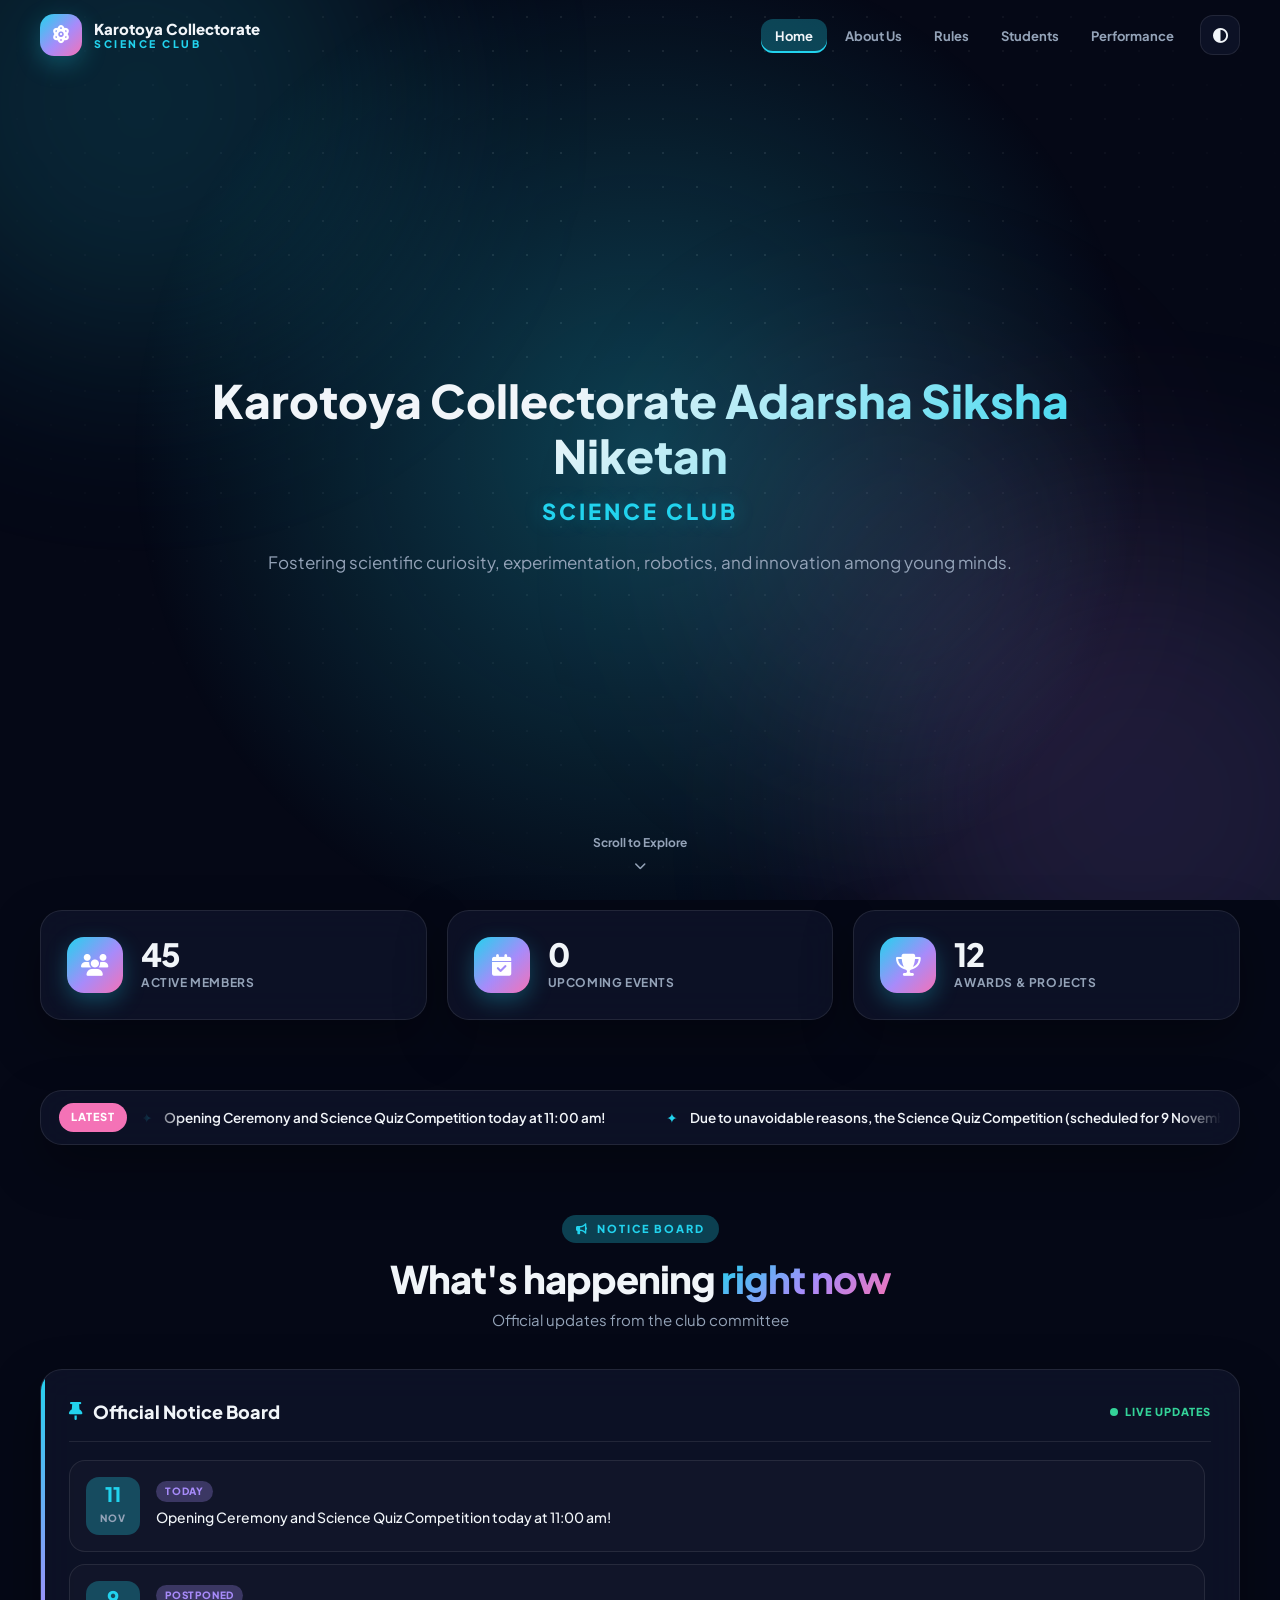
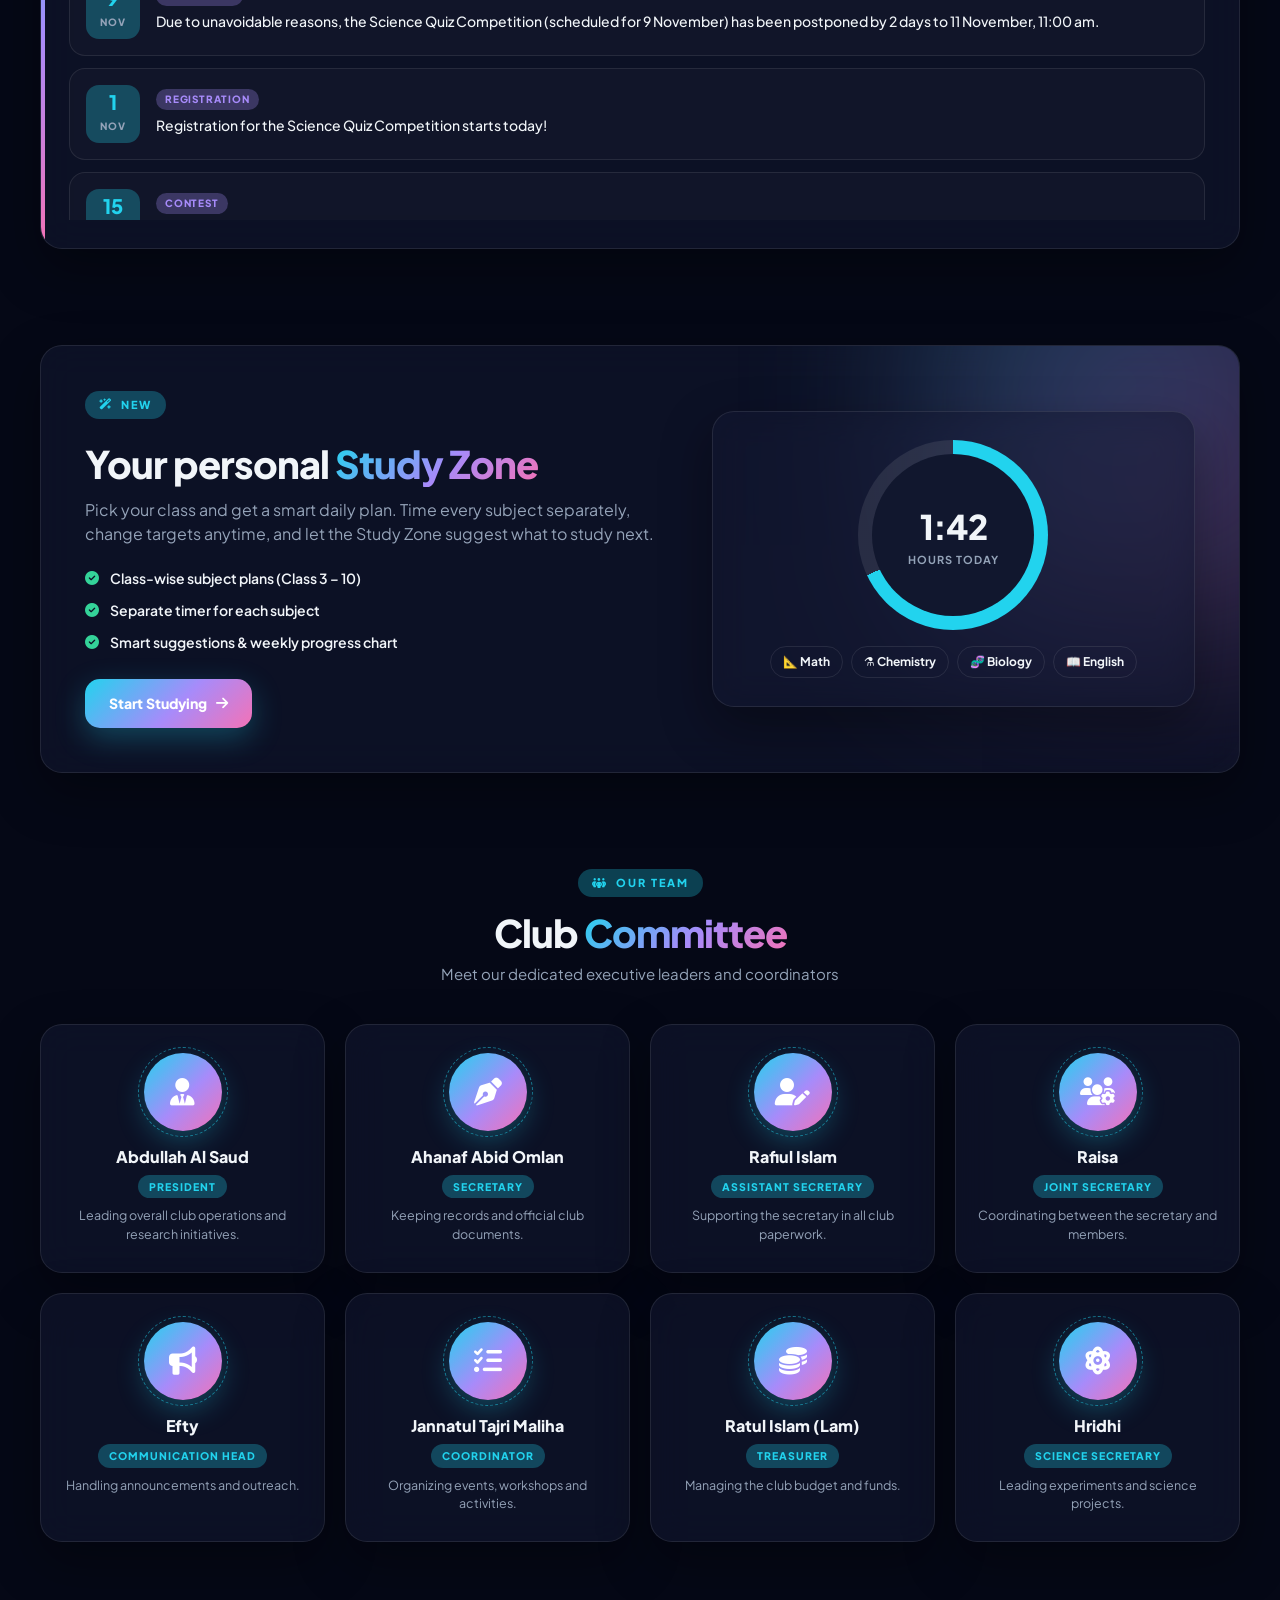
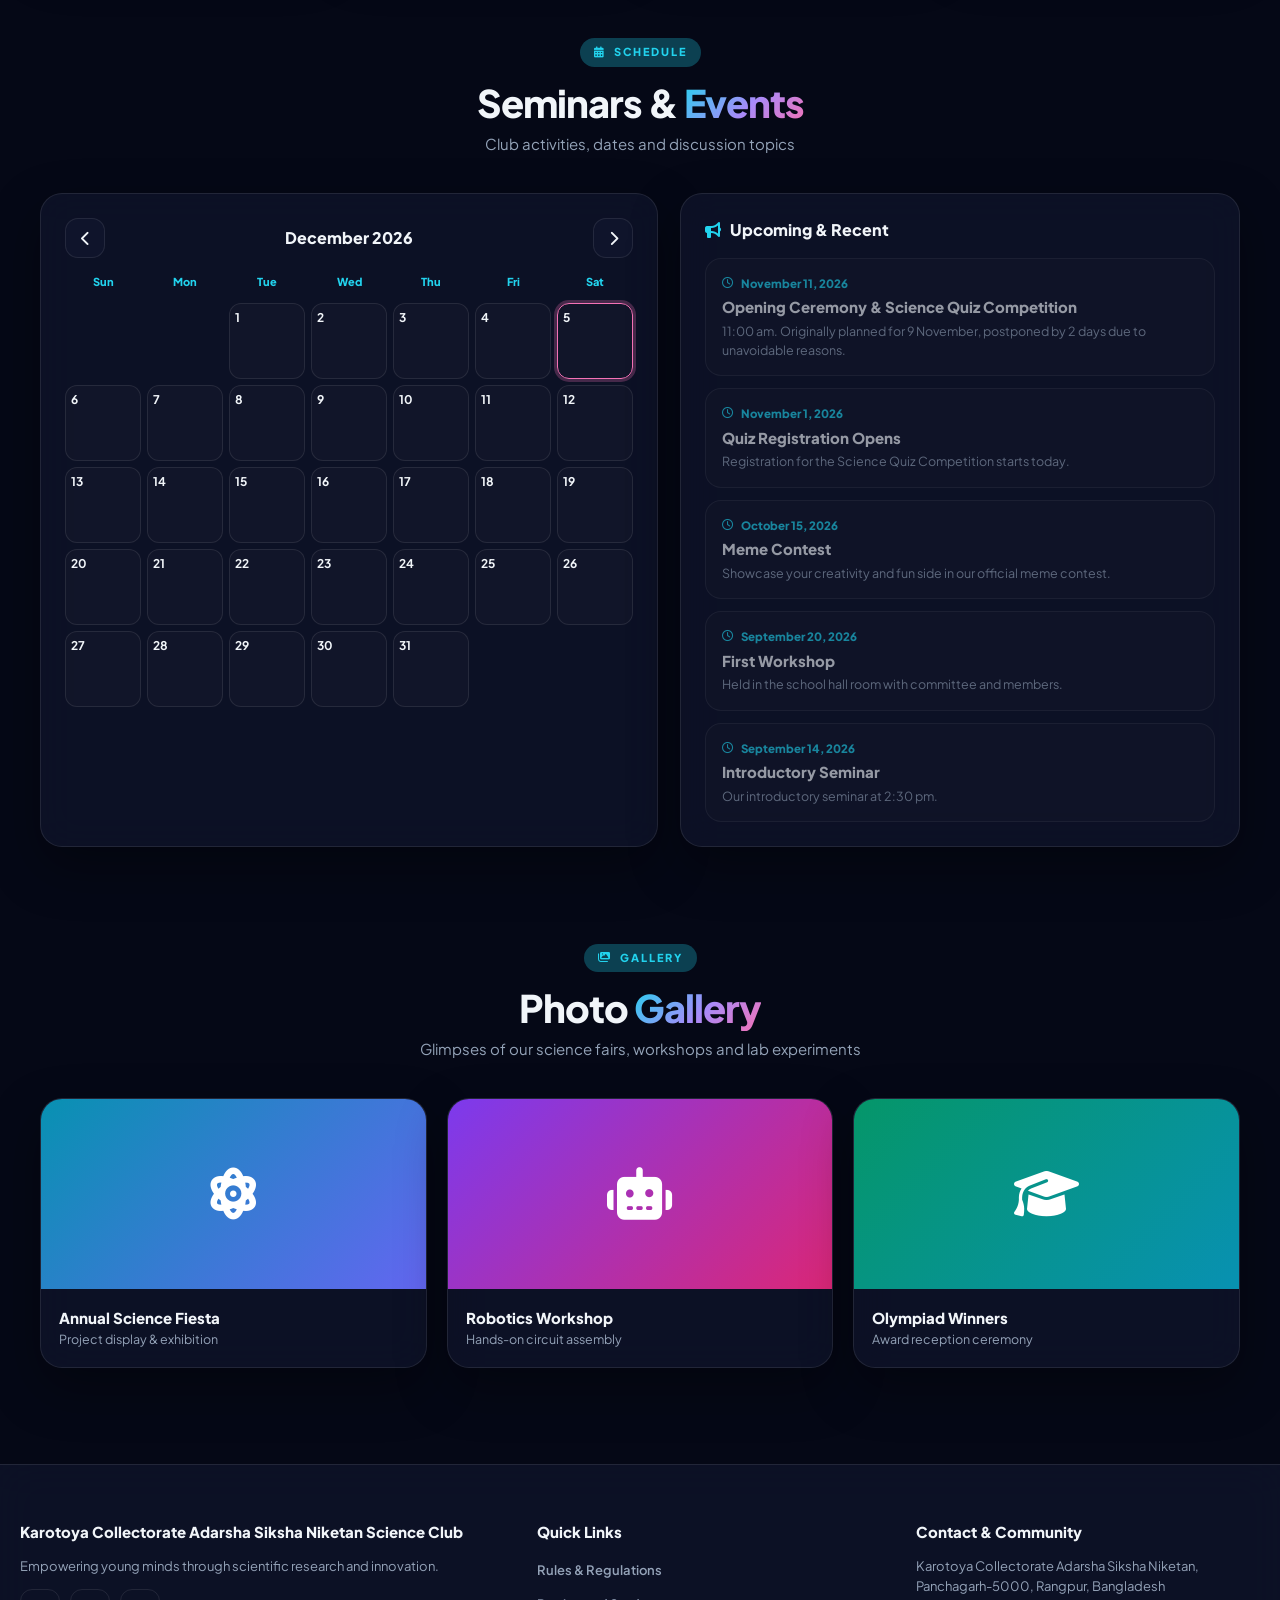
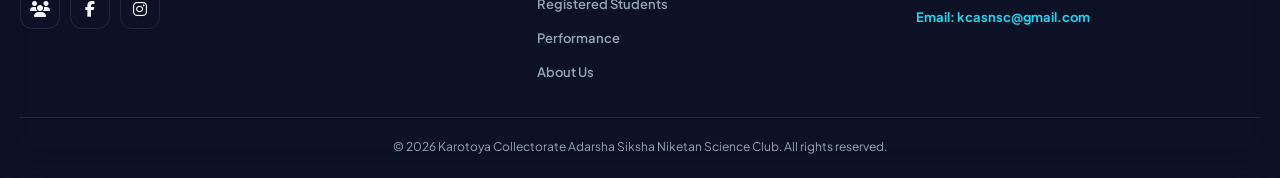
<file: index.html>
<!DOCTYPE html>
<html lang="en" data-theme="dark">
<head>
  <meta charset="UTF-8">
  <meta name="viewport" content="width=device-width, initial-scale=1.0">
  <title>Karotoya Collectorate Adarsha Siksha Niketan Science Club</title>
  <link rel="stylesheet" href="https://cdnjs.cloudflare.com/ajax/libs/font-awesome/6.4.0/css/all.min.css">
  <link href="https://fonts.googleapis.com/css2?family=Plus+Jakarta+Sans:wght@400;500;600;700;800&display=swap" rel="stylesheet">
  <link rel="stylesheet" href="style.css">
</head>
<body>

  <div class="aurora"><div class="blob b1"></div><div class="blob b2"></div><div class="blob b3"></div></div>

  <header>
    <div class="nav-content">
      <a href="index.html" class="brand">
        <div class="logo"><i class="fas fa-atom"></i></div>
        <div class="brand-text"><b>Karotoya Collectorate</b><span>SCIENCE CLUB</span></div>
      </a>
      <div class="nav-right">
        <ul class="nav-links">
          <li><a href="index.html">Home</a></li>
          <li><a href="about.html">About Us</a></li>
          <li><a href="rules.html">Rules</a></li>
          <li><a href="students.html">Students</a></li>
          <li><a href="performance.html">Performance</a></li>
        </ul>
        <button class="icon-btn" onclick="toggleTheme()" title="Toggle theme" aria-label="Toggle theme"><i class="fas fa-circle-half-stroke"></i></button>
        <button class="icon-btn menu-btn" onclick="toggleMobileMenu()" aria-label="Menu"><i class="fas fa-bars" id="menuIcon"></i></button>
      </div>
    </div>
  </header>

  <nav class="mobile-panel" id="mobileNavPanel">
    <a href="index.html" onclick="toggleMobileMenu()">Home</a>
    <a href="about.html" onclick="toggleMobileMenu()">About Institution</a>
    <a href="rules.html" onclick="toggleMobileMenu()">Rules &amp; Regulations</a>
    <a href="students.html" onclick="toggleMobileMenu()">Registered Students</a>
    <a href="performance.html" onclick="toggleMobileMenu()">Performance &amp; Awards</a>
  </nav>

  <!-- HERO: club name + motto (original style) -->
  <section class="hero-fullscreen" id="top">
    <div class="hero-content">
      <h2>Karotoya Collectorate Adarsha Siksha Niketan</h2>
      <span class="sub-club-title">SCIENCE CLUB</span>
      <p>Fostering scientific curiosity, experimentation, robotics, and innovation among young minds.</p>
    </div>
    <a href="#mainContent" class="scroll-indicator">
      Scroll to Explore
      <i class="fas fa-chevron-down"></i>
    </a>
  </section>

  <main class="wrap" id="mainContent">

    <!-- STATS -->
    <div class="stats">
      <div class="stat glass reveal"><div class="stat-ic"><i class="fas fa-users"></i></div><div><h3 id="statMembers" data-count="0">0</h3><p>Active Members</p></div></div>
      <div class="stat glass reveal"><div class="stat-ic"><i class="fas fa-calendar-check"></i></div><div><h3 id="statEvents" data-count="0">0</h3><p>Upcoming Events</p></div></div>
      <div class="stat glass reveal"><div class="stat-ic"><i class="fas fa-trophy"></i></div><div><h3 id="statAwards" data-count="0">0</h3><p>Awards &amp; Projects</p></div></div>
    </div>

    <!-- TICKER -->
    <div class="ticker glass reveal">
      <span class="ticker-label">Latest</span>
      <div class="ticker-track"><div class="ticker-move" id="tickerMove"></div></div>
    </div>

    <!-- NOTICES -->
    <section class="block" id="notices">
      <div class="sec-head reveal">
        <span class="eyebrow"><i class="fas fa-bullhorn"></i> Notice Board</span>
        <h2>What's happening <span class="grad-text">right now</span></h2>
        <p>Official updates from the club committee</p>
      </div>
      <div class="notice-wrap glass reveal">
        <div class="notice-top">
          <h3><i class="fas fa-thumbtack"></i> Official Notice Board</h3>
          <span class="live">Live Updates</span>
        </div>
        <div class="notice-list" id="noticeList"></div>
      </div>
    </section>

    <!-- STUDY PROMO -->
    <section class="block">
      <div class="promo glass reveal">
        <div style="position:relative;z-index:1">
          <span class="eyebrow"><i class="fas fa-wand-magic-sparkles"></i> New</span>
          <h2>Your personal <span class="grad-text">Study Zone</span></h2>
          <p>Pick your class and get a smart daily plan. Time every subject separately, change targets anytime, and let the Study Zone suggest what to study next.</p>
          <ul>
            <li><i class="fas fa-circle-check"></i> Class-wise subject plans (Class 3 – 10)</li>
            <li><i class="fas fa-circle-check"></i> Separate timer for each subject</li>
            <li><i class="fas fa-circle-check"></i> Smart suggestions &amp; weekly progress chart</li>
          </ul>
          <a href="study.html" class="btn btn-primary">Start Studying <i class="fas fa-arrow-right"></i></a>
        </div>
        <div class="mini-timer glass">
          <div class="mini-ring"><div>1:42<small>Hours today</small></div></div>
          <div class="mini-subs"><span>📐 Math</span><span>⚗️ Chemistry</span><span>🧬 Biology</span><span>📖 English</span></div>
        </div>
      </div>
    </section>

    <!-- COMMITTEE -->
    <section class="block">
      <div class="sec-head reveal">
        <span class="eyebrow"><i class="fas fa-people-group"></i> Our Team</span>
        <h2>Club <span class="grad-text">Committee</span></h2>
        <p>Meet our dedicated executive leaders and coordinators</p>
      </div>
      <div class="committee" id="committeeGrid"></div>
    </section>

    <!-- SCHEDULE -->
    <section class="block">
      <div class="sec-head reveal">
        <span class="eyebrow"><i class="fas fa-calendar-days"></i> Schedule</span>
        <h2>Seminars &amp; <span class="grad-text">Events</span></h2>
        <p>Club activities, dates and discussion topics</p>
      </div>
      <div class="schedule">
        <div class="cal glass reveal">
          <div class="cal-head">
            <button class="icon-btn" onclick="changeMonth(-1)" aria-label="Previous month"><i class="fas fa-chevron-left"></i></button>
            <h3 id="calTitle">Month</h3>
            <button class="icon-btn" onclick="changeMonth(1)" aria-label="Next month"><i class="fas fa-chevron-right"></i></button>
          </div>
          <div class="cal-grid">
            <div class="cal-dn">Sun</div><div class="cal-dn">Mon</div><div class="cal-dn">Tue</div><div class="cal-dn">Wed</div><div class="cal-dn">Thu</div><div class="cal-dn">Fri</div><div class="cal-dn">Sat</div>
          </div>
          <div class="cal-grid" id="calDays" style="margin-top:6px"></div>
        </div>
        <div class="events glass reveal">
          <h3><i class="fas fa-bullhorn"></i> Upcoming &amp; Recent</h3>
          <div class="countdown" id="countdownBox" style="display:none"></div>
          <div id="eventList" style="display:flex;flex-direction:column;gap:12px"></div>
        </div>
      </div>
    </section>

    <!-- GALLERY -->
    <section class="block">
      <div class="sec-head reveal">
        <span class="eyebrow"><i class="fas fa-images"></i> Gallery</span>
        <h2>Photo <span class="grad-text">Gallery</span></h2>
        <p>Glimpses of our science fairs, workshops and lab experiments</p>
      </div>
      <div class="gallery">
        <div class="shot glass reveal"><div class="shot-img"><i class="fas fa-atom"></i></div><div class="shot-info"><h4>Annual Science Fiesta</h4><p>Project display &amp; exhibition</p></div></div>
        <div class="shot glass reveal"><div class="shot-img"><i class="fas fa-robot"></i></div><div class="shot-info"><h4>Robotics Workshop</h4><p>Hands-on circuit assembly</p></div></div>
        <div class="shot glass reveal"><div class="shot-img"><i class="fas fa-graduation-cap"></i></div><div class="shot-info"><h4>Olympiad Winners</h4><p>Award reception ceremony</p></div></div>
      </div>
    </section>
  </main>

  <footer>
    <div class="foot">
      <div>
        <h3>Karotoya Collectorate Adarsha Siksha Niketan Science Club</h3>
        <p>Empowering young minds through scientific research and innovation.</p>
        <div class="socials">
          <a href="https://www.facebook.com/groups/your-fb-group-id" target="_blank" rel="noopener" title="Facebook Group"><i class="fas fa-users"></i></a>
          <a href="https://www.facebook.com/profile.php?id=61594144386733" target="_blank" rel="noopener" title="Facebook Page"><i class="fab fa-facebook-f"></i></a>
          <a href="https://www.instagram.com/kcasnsc?stkn=eTc3OHA0bjl0dmVk" target="_blank" rel="noopener" title="Instagram"><i class="fab fa-instagram"></i></a>
        </div>
      </div>
      <div>
        <h3>Quick Links</h3>
        <ul>
          <li><a href="rules.html">Rules &amp; Regulations</a></li>
          <li><a href="students.html">Registered Students</a></li>
          <li><a href="performance.html">Performance</a></li>
          <li><a href="about.html">About Us</a></li>
        </ul>
      </div>
      <div>
        <h3>Contact &amp; Community</h3>
        <p>Karotoya Collectorate Adarsha Siksha Niketan, Panchagarh-5000, Rangpur, Bangladesh</p>
        <p style="color:var(--primary);font-weight:700">Email: kcasnsc@gmail.com</p>
      </div>
    </div>
    <div class="foot-bottom">&copy; 2026 Karotoya Collectorate Adarsha Siksha Niketan Science Club. All rights reserved.</div>
  </footer>

  <script src="app.js"></script>
  <script>
    /* ===== EDIT YOUR CLUB DATA HERE ===== */
    var CLUB = {
      members: 45,
      awards: 12,

      // newest first
      notices: [
    { date: '2026-11-11', tag: 'Today', text: 'Opening Ceremony and Science Quiz Competition today at 11:00 am!' },
    { date: '2026-11-09', tag: 'Postponed', text: 'Due to unavoidable reasons, the Science Quiz Competition (scheduled for 9 November) has been postponed by 2 days to 11 November, 11:00 am.' },
    { date: '2026-11-01', tag: 'Registration', text: 'Registration for the Science Quiz Competition starts today!' },
    { date: '2026-10-15', tag: 'Contest', text: 'Meme Contest has officially started. Show your creativity!' },
    { date: '2026-09-20', tag: 'Most important', text: 'Our first workshop will be held in school hall room with our committee and members.' },
    { date: '2026-09-15', tag: 'Important', text: 'Member recruitment is now open! All interested members are requested to register their name.' },
    { date: '2026-09-14', tag: 'First Seminar', text: 'Our introductory seminar will be held at 2:30 pm.' },
    { date: '2026-09-10', tag: 'General', text: 'Member recruitment starts from class.' }
  ],

      events: [
    { date: '2026-09-14', short: 'Seminar', title: 'Introductory Seminar', desc: 'Our introductory seminar at 2:30 pm.' },
    { date: '2026-09-20', short: 'Workshop', title: 'First Workshop', desc: 'Held in the school hall room with committee and members.' },
    { date: '2026-10-15', short: 'Meme', title: 'Meme Contest', desc: 'Showcase your creativity and fun side in our official meme contest.' },
    { date: '2026-11-01', short: 'Reg.', title: 'Quiz Registration Opens', desc: 'Registration for the Science Quiz Competition starts today.' },
    { date: '2026-11-11', short: 'Opening', title: 'Opening Ceremony & Science Quiz Competition', desc: '11:00 am. Originally planned for 9 November, postponed by 2 days due to unavoidable reasons.' }
  ],

        committee: [
    { name: 'Abdullah Al Saud', role: 'President', icon: 'user-tie', desc: 'Leading overall club operations and research initiatives.' },
    { name: 'Ahanaf Abid Omlan', role: 'Secretary', icon: 'pen-nib', desc: 'Keeping records and official club documents.' },
    { name: 'Rafiul Islam', role: 'Assistant Secretary', icon: 'user-pen', desc: 'Supporting the secretary in all club paperwork.' },
    { name: 'Raisa', role: 'Joint Secretary', icon: 'users-gear', desc: 'Coordinating between the secretary and members.' },
    { name: 'Efty', role: 'Communication Head', icon: 'bullhorn', desc: 'Handling announcements and outreach.' },
    { name: 'Jannatul Tajri Maliha', role: 'Coordinator', icon: 'list-check', desc: 'Organizing events, workshops and activities.' },
    { name: 'Ratul Islam (Lam)', role: 'Treasurer', icon: 'coins', desc: 'Managing the club budget and funds.' },
    { name: 'Hridhi', role: 'Science Secretary', icon: 'atom', desc: 'Leading experiments and science projects.' }
  ]
};
    /* ==================================== */

    var MONTHS = ['January','February','March','April','May','June','July','August','September','October','November','December'];
    var SHORT_MONTHS = ['JAN','FEB','MAR','APR','MAY','JUN','JUL','AUG','SEP','OCT','NOV','DEC'];

    function esc(s) { var d = document.createElement('div'); d.textContent = s; return d.innerHTML; }
    function parseD(s) { var p = s.split('-'); return new Date(+p[0], +p[1] - 1, +p[2]); }
    function ymd(d) { return d.getFullYear() + '-' + String(d.getMonth() + 1).padStart(2, '0') + '-' + String(d.getDate()).padStart(2, '0'); }
    function nice(s) { var d = parseD(s); return MONTHS[d.getMonth()] + ' ' + d.getDate() + ', ' + d.getFullYear(); }

    var today = new Date(); today.setHours(0, 0, 0, 0);
    var view = new Date(today.getFullYear(), today.getMonth(), 1);

    function countUp(el, target) {
      var start = null, dur = 1200;
      function step(t) {
        if (!start) start = t;
        var p = Math.min((t - start) / dur, 1);
        el.textContent = Math.round(target * (1 - Math.pow(1 - p, 3)));
        if (p < 1) requestAnimationFrame(step);
      }
      requestAnimationFrame(step);
    }

    function renderStats() {
      var upcoming = CLUB.events.filter(function (e) { return parseD(e.date) >= today; }).length;
      countUp(document.getElementById('statMembers'), CLUB.members);
      countUp(document.getElementById('statEvents'), upcoming);
      countUp(document.getElementById('statAwards'), CLUB.awards);
    }

    function renderNotices() {
      var list = document.getElementById('noticeList');
      list.innerHTML = CLUB.notices.map(function (n) {
        var d = parseD(n.date);
        return '<div class="notice"><div class="notice-date"><b>' + d.getDate() + '</b><small>' + SHORT_MONTHS[d.getMonth()] + '</small></div>' +
          '<div class="notice-body"><span class="tag">' + esc(n.tag) + '</span><p>' + esc(n.text) + '</p></div></div>';
      }).join('');

      var items = CLUB.notices.slice(0, 4).map(function (n) { return '<span>' + esc(n.text) + '</span>'; }).join('');
      document.getElementById('tickerMove').innerHTML = items + items;
    }

    function renderCommittee() {
      document.getElementById('committeeGrid').innerHTML = CLUB.committee.map(function (m) {
        return '<div class="member glass reveal"><div class="avatar"><i class="fas fa-' + m.icon + '"></i></div>' +
          '<h4>' + esc(m.name) + '</h4><span class="role">' + esc(m.role) + '</span><p>' + esc(m.desc) + '</p></div>';
      }).join('');
      document.querySelectorAll('#committeeGrid .reveal').forEach(function (el, i) {
        el.style.transitionDelay = (i % 3) * 90 + 'ms';
        setTimeout(function () { el.classList.add('in'); }, 120 + i * 60);
      });
    }

    function renderEvents() {
      var sorted = CLUB.events.slice().sort(function (a, b) { return parseD(a.date) - parseD(b.date); });
      var up = sorted.filter(function (e) { return parseD(e.date) >= today; });
      var past = sorted.filter(function (e) { return parseD(e.date) < today; }).reverse();

      var cd = document.getElementById('countdownBox');
      if (up.length) {
        var days = Math.round((parseD(up[0].date) - today) / 86400000);
        cd.style.display = 'block';
        cd.innerHTML = '<b>' + (days === 0 ? 'Today!' : days) + '</b><small>' + (days === 0 ? '' : (days === 1 ? 'day' : 'days') + ' to go · ') + esc(up[0].title) + '</small>';
      }

      function card(e, isPast) {
        return '<div class="event' + (isPast ? ' past' : '') + '"><div class="d"><i class="far fa-clock"></i> ' + nice(e.date) + '</div>' +
          '<h4>' + esc(e.title) + '</h4><p>' + esc(e.desc) + '</p></div>';
      }
      document.getElementById('eventList').innerHTML = up.map(function (e) { return card(e, false); }).join('') + past.map(function (e) { return card(e, true); }).join('');
    }

    function renderCalendar() {
      var grid = document.getElementById('calDays');
      var y = view.getFullYear(), m = view.getMonth();
      document.getElementById('calTitle').textContent = MONTHS[m] + ' ' + y;
      var first = new Date(y, m, 1).getDay();
      var total = new Date(y, m + 1, 0).getDate();
      var html = '';
      for (var i = 0; i < first; i++) html += '<div class="cal-cell empty"></div>';
      for (var d = 1; d <= total; d++) {
        var key = y + '-' + String(m + 1).padStart(2, '0') + '-' + String(d).padStart(2, '0');
        var ev = CLUB.events.filter(function (e) { return e.date === key; })[0];
        var cls = 'cal-cell' + (key === ymd(today) ? ' today' : '') + (ev ? ' has-ev' : '');
        html += '<div class="' + cls + '"' + (ev ? ' title="' + esc(ev.title) + '"' : '') + '><span>' + d + '</span>' +
          (ev ? '<span class="ev">' + esc(ev.short) + '</span>' : '') + '</div>';
      }
      grid.innerHTML = html;
    }

    function changeMonth(dir) {
      view.setMonth(view.getMonth() + dir);
      renderCalendar();
    }

    document.addEventListener('DOMContentLoaded', function () {
      renderStats();
      renderNotices();
      renderCommittee();
      renderEvents();
      renderCalendar();
    });
  </script>
</body>
</html>
</file>
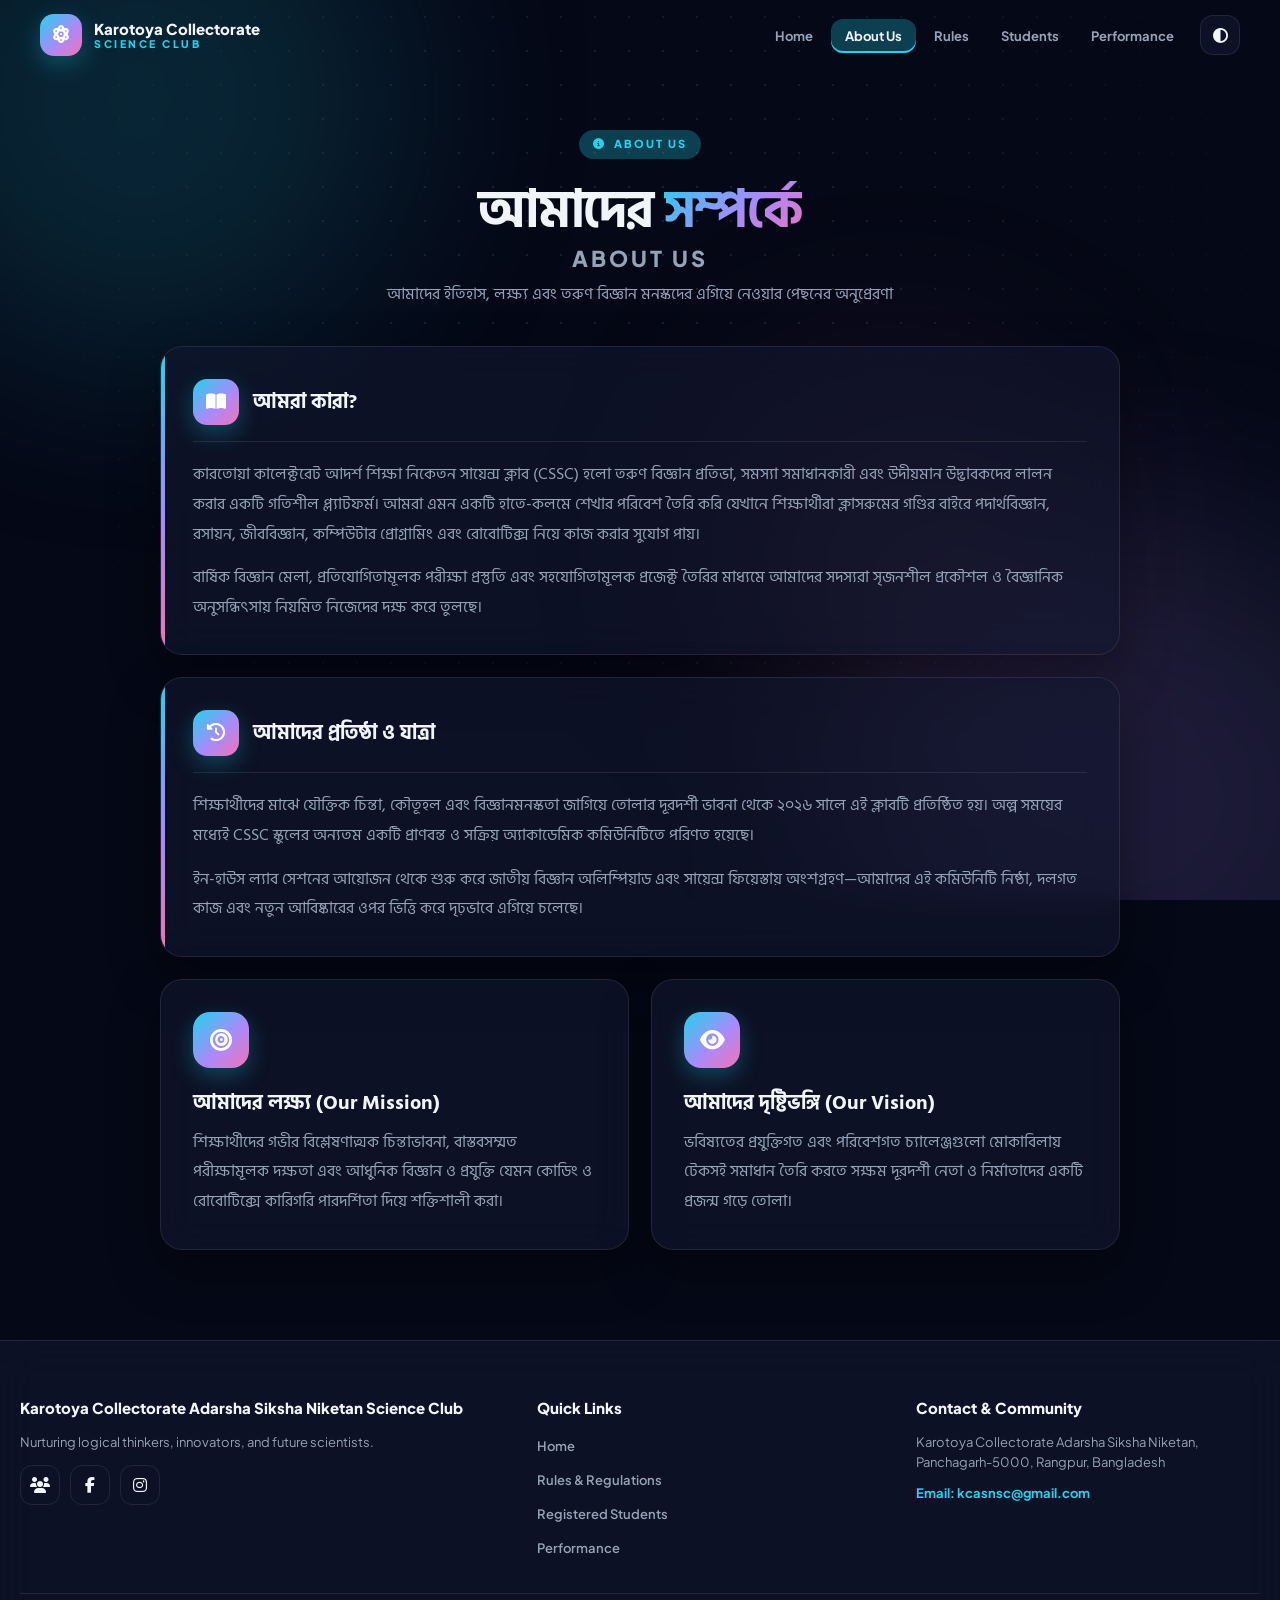
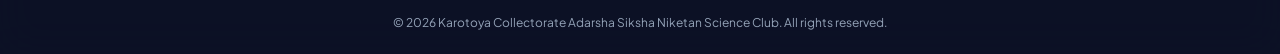
<file: about.html>
<!DOCTYPE html>
<html lang="en" data-theme="dark">
<head>
  <meta charset="UTF-8">
  <meta name="viewport" content="width=device-width, initial-scale=1.0">
  <title>About Us - Karotoya Collectorate Adarsha Siksha Niketan Science Club</title>
  <link rel="stylesheet" href="https://cdnjs.cloudflare.com/ajax/libs/font-awesome/6.4.0/css/all.min.css">
  <link href="https://fonts.googleapis.com/css2?family=Hind+Siliguri:wght@400;500;600;700&family=Plus+Jakarta+Sans:wght@400;500;600;700;800&display=swap" rel="stylesheet">
  <link rel="stylesheet" href="style.css">
  <style>
    .bn { font-family: 'Hind Siliguri', 'Plus Jakarta Sans', system-ui, sans-serif; }
    .page-hero h1 { font-family: 'Hind Siliguri', 'Plus Jakarta Sans', sans-serif; }
    .page-hero h1 small { display: block; font-size: .42em; font-weight: 800; letter-spacing: 3px; text-transform: uppercase; color: var(--muted); margin-top: 8px; font-family: 'Plus Jakarta Sans', sans-serif; }
    .page-hero p { font-family: 'Hind Siliguri', 'Plus Jakarta Sans', sans-serif; }

    .about-wrap { max-width: 1000px; margin: 0 auto; padding-bottom: 20px; }
    .about-grid { display: grid; gap: 22px; margin-bottom: 22px; }
    .acard { padding: 32px; position: relative; overflow: hidden; transition: transform .4s cubic-bezier(.16, 1, .3, 1), border-color .3s, box-shadow .4s; }
    .acard::before { content: ''; position: absolute; left: 0; top: 0; bottom: 0; width: 4px; background: var(--grad); }
    .acard:hover { transform: translateY(-4px); border-color: var(--primary); box-shadow: 0 26px 50px var(--glow); }
    .acard h3 { display: flex; align-items: center; gap: 14px; font-size: 20px; font-weight: 700; padding-bottom: 16px; margin-bottom: 18px; border-bottom: 1px solid var(--border); font-family: 'Hind Siliguri', 'Plus Jakarta Sans', sans-serif; }
    .ic { width: 46px; height: 46px; border-radius: 14px; background: var(--grad); color: #fff; display: grid; place-items: center; font-size: 18px; flex: none; box-shadow: 0 8px 22px var(--glow); }
    .acard p { font-size: 16px; color: var(--muted); line-height: 1.85; margin-bottom: 14px; font-family: 'Hind Siliguri', 'Plus Jakarta Sans', sans-serif; }
    .acard p:last-child { margin-bottom: 0; }

    .mv-grid { display: grid; grid-template-columns: 1fr 1fr; gap: 22px; margin-bottom: 70px; }
    .mv { padding: 32px; transition: transform .4s cubic-bezier(.16, 1, .3, 1), border-color .3s, box-shadow .4s; }
    .mv:hover { transform: translateY(-4px); border-color: var(--primary); box-shadow: 0 26px 50px var(--glow); }
    .mv .ic { width: 56px; height: 56px; font-size: 22px; border-radius: 17px; margin-bottom: 20px; }
    .mv h4 { font-size: 20px; font-weight: 700; margin-bottom: 10px; font-family: 'Hind Siliguri', 'Plus Jakarta Sans', sans-serif; }
    .mv p { font-size: 16px; color: var(--muted); line-height: 1.85; font-family: 'Hind Siliguri', 'Plus Jakarta Sans', sans-serif; }

    @media (max-width: 768px) { .mv-grid { grid-template-columns: 1fr; } }
    @media (max-width: 600px) { .acard, .mv { padding: 22px; } .acard h3 { font-size: 18px; } .acard p, .mv p { font-size: 15.5px; } }
  </style>
</head>
<body>

  <div class="aurora"><div class="blob b1"></div><div class="blob b2"></div><div class="blob b3"></div></div>

  <header>
    <div class="nav-content">
      <a href="index.html" class="brand">
        <div class="logo"><i class="fas fa-atom"></i></div>
        <div class="brand-text"><b>Karotoya Collectorate</b><span>SCIENCE CLUB</span></div>
      </a>
      <div class="nav-right">
        <ul class="nav-links">
          <li><a href="index.html">Home</a></li>
          <li><a href="about.html">About Us</a></li>
          <li><a href="rules.html">Rules</a></li>
          <li><a href="students.html">Students</a></li>
          <li><a href="performance.html">Performance</a></li>
        </ul>
        <button class="icon-btn" onclick="toggleTheme()" title="Toggle theme" aria-label="Toggle theme"><i class="fas fa-circle-half-stroke"></i></button>
        <button class="icon-btn menu-btn" onclick="toggleMobileMenu()" aria-label="Menu"><i class="fas fa-bars" id="menuIcon"></i></button>
      </div>
    </div>
  </header>

  <nav class="mobile-panel" id="mobileNavPanel">
    <a href="index.html" onclick="toggleMobileMenu()">Home</a>
    <a href="about.html" onclick="toggleMobileMenu()">About Institution</a>
    <a href="rules.html" onclick="toggleMobileMenu()">Rules &amp; Regulations</a>
    <a href="students.html" onclick="toggleMobileMenu()">Registered Students</a>
    <a href="performance.html" onclick="toggleMobileMenu()">Performance &amp; Awards</a>
  </nav>

  <div class="page-hero wrap">
    <span class="eyebrow"><i class="fas fa-circle-info"></i> About Us</span>
    <h1>আমাদের <span class="grad-text">সম্পর্কে</span><small>About Us</small></h1>
    <p>আমাদের ইতিহাস, লক্ষ্য এবং তরুণ বিজ্ঞান মনস্কদের এগিয়ে নেওয়ার পেছনের অনুপ্রেরণা</p>
  </div>

  <main class="wrap about-wrap">

    <div class="about-grid">
      <div class="acard glass reveal">
        <h3><span class="ic"><i class="fas fa-book-open"></i></span> আমরা কারা?</h3>
        <p>কারতোয়া কালেক্টরেট আদর্শ শিক্ষা নিকেতন সায়েন্স ক্লাব (CSSC) হলো তরুণ বিজ্ঞান প্রতিভা, সমস্যা সমাধানকারী এবং উদীয়মান উদ্ভাবকদের লালন করার একটি গতিশীল প্ল্যাটফর্ম। আমরা এমন একটি হাতে-কলমে শেখার পরিবেশ তৈরি করি যেখানে শিক্ষার্থীরা ক্লাসরুমের গণ্ডির বাইরে পদার্থবিজ্ঞান, রসায়ন, জীববিজ্ঞান, কম্পিউটার প্রোগ্রামিং এবং রোবোটিক্স নিয়ে কাজ করার সুযোগ পায়।</p>
        <p>বার্ষিক বিজ্ঞান মেলা, প্রতিযোগিতামূলক পরীক্ষা প্রস্তুতি এবং সহযোগিতামূলক প্রজেক্ট তৈরির মাধ্যমে আমাদের সদস্যরা সৃজনশীল প্রকৌশল ও বৈজ্ঞানিক অনুসন্ধিৎসায় নিয়মিত নিজেদের দক্ষ করে তুলছে।</p>
      </div>

      <div class="acard glass reveal">
        <h3><span class="ic"><i class="fas fa-clock-rotate-left"></i></span> আমাদের প্রতিষ্ঠা ও যাত্রা</h3>
        <p>শিক্ষার্থীদের মাঝে যৌক্তিক চিন্তা, কৌতূহল এবং বিজ্ঞানমনস্কতা জাগিয়ে তোলার দূরদর্শী ভাবনা থেকে ২০২৬ সালে এই ক্লাবটি প্রতিষ্ঠিত হয়। অল্প সময়ের মধ্যেই CSSC স্কুলের অন্যতম একটি প্রাণবন্ত ও সক্রিয় অ্যাকাডেমিক কমিউনিটিতে পরিণত হয়েছে।</p>
        <p>ইন-হাউস ল্যাব সেশনের আয়োজন থেকে শুরু করে জাতীয় বিজ্ঞান অলিম্পিয়াড এবং সায়েন্স ফিয়েস্তায় অংশগ্রহণ—আমাদের এই কমিউনিটি নিষ্ঠা, দলগত কাজ এবং নতুন আবিষ্কারের ওপর ভিত্তি করে দৃঢ়ভাবে এগিয়ে চলেছে।</p>
      </div>
    </div>

    <div class="mv-grid">
      <div class="mv glass reveal">
        <div class="ic"><i class="fas fa-bullseye"></i></div>
        <h4>আমাদের লক্ষ্য (Our Mission)</h4>
        <p>শিক্ষার্থীদের গভীর বিশ্লেষণাত্মক চিন্তাভাবনা, বাস্তবসম্মত পরীক্ষামূলক দক্ষতা এবং আধুনিক বিজ্ঞান ও প্রযুক্তি যেমন কোডিং ও রোবোটিক্সে কারিগরি পারদর্শিতা দিয়ে শক্তিশালী করা।</p>
      </div>
      <div class="mv glass reveal">
        <div class="ic"><i class="fas fa-eye"></i></div>
        <h4>আমাদের দৃষ্টিভঙ্গি (Our Vision)</h4>
        <p>ভবিষ্যতের প্রযুক্তিগত এবং পরিবেশগত চ্যালেঞ্জগুলো মোকাবিলায় টেকসই সমাধান তৈরি করতে সক্ষম দূরদর্শী নেতা ও নির্মাতাদের একটি প্রজন্ম গড়ে তোলা।</p>
      </div>
    </div>
  </main>

  <footer>
    <div class="foot">
      <div>
        <h3>Karotoya Collectorate Adarsha Siksha Niketan Science Club</h3>
        <p>Nurturing logical thinkers, innovators, and future scientists.</p>
        <div class="socials">
          <a href="https://www.facebook.com/groups/your-fb-group-id" target="_blank" rel="noopener" title="Facebook Group"><i class="fas fa-users"></i></a>
          <a href="https://www.facebook.com/profile.php?id=61594144386733" target="_blank" rel="noopener" title="Facebook Page"><i class="fab fa-facebook-f"></i></a>
          <a href="https://www.instagram.com/kcasnsc?stkn=eTc3OHA0bjl0dmVk" target="_blank" rel="noopener" title="Instagram"><i class="fab fa-instagram"></i></a>
        </div>
      </div>
      <div>
        <h3>Quick Links</h3>
        <ul>
          <li><a href="index.html">Home</a></li>
          <li><a href="rules.html">Rules &amp; Regulations</a></li>
          <li><a href="students.html">Registered Students</a></li>
          <li><a href="performance.html">Performance</a></li>
        </ul>
      </div>
      <div>
        <h3>Contact &amp; Community</h3>
        <p>Karotoya Collectorate Adarsha Siksha Niketan, Panchagarh-5000, Rangpur, Bangladesh</p>
        <p style="color:var(--primary);font-weight:700">Email: kcasnsc@gmail.com</p>
      </div>
    </div>
    <div class="foot-bottom">&copy; 2026 Karotoya Collectorate Adarsha Siksha Niketan Science Club. All rights reserved.</div>
  </footer>

  <script src="app.js"></script>
</body>
</html>
</file>
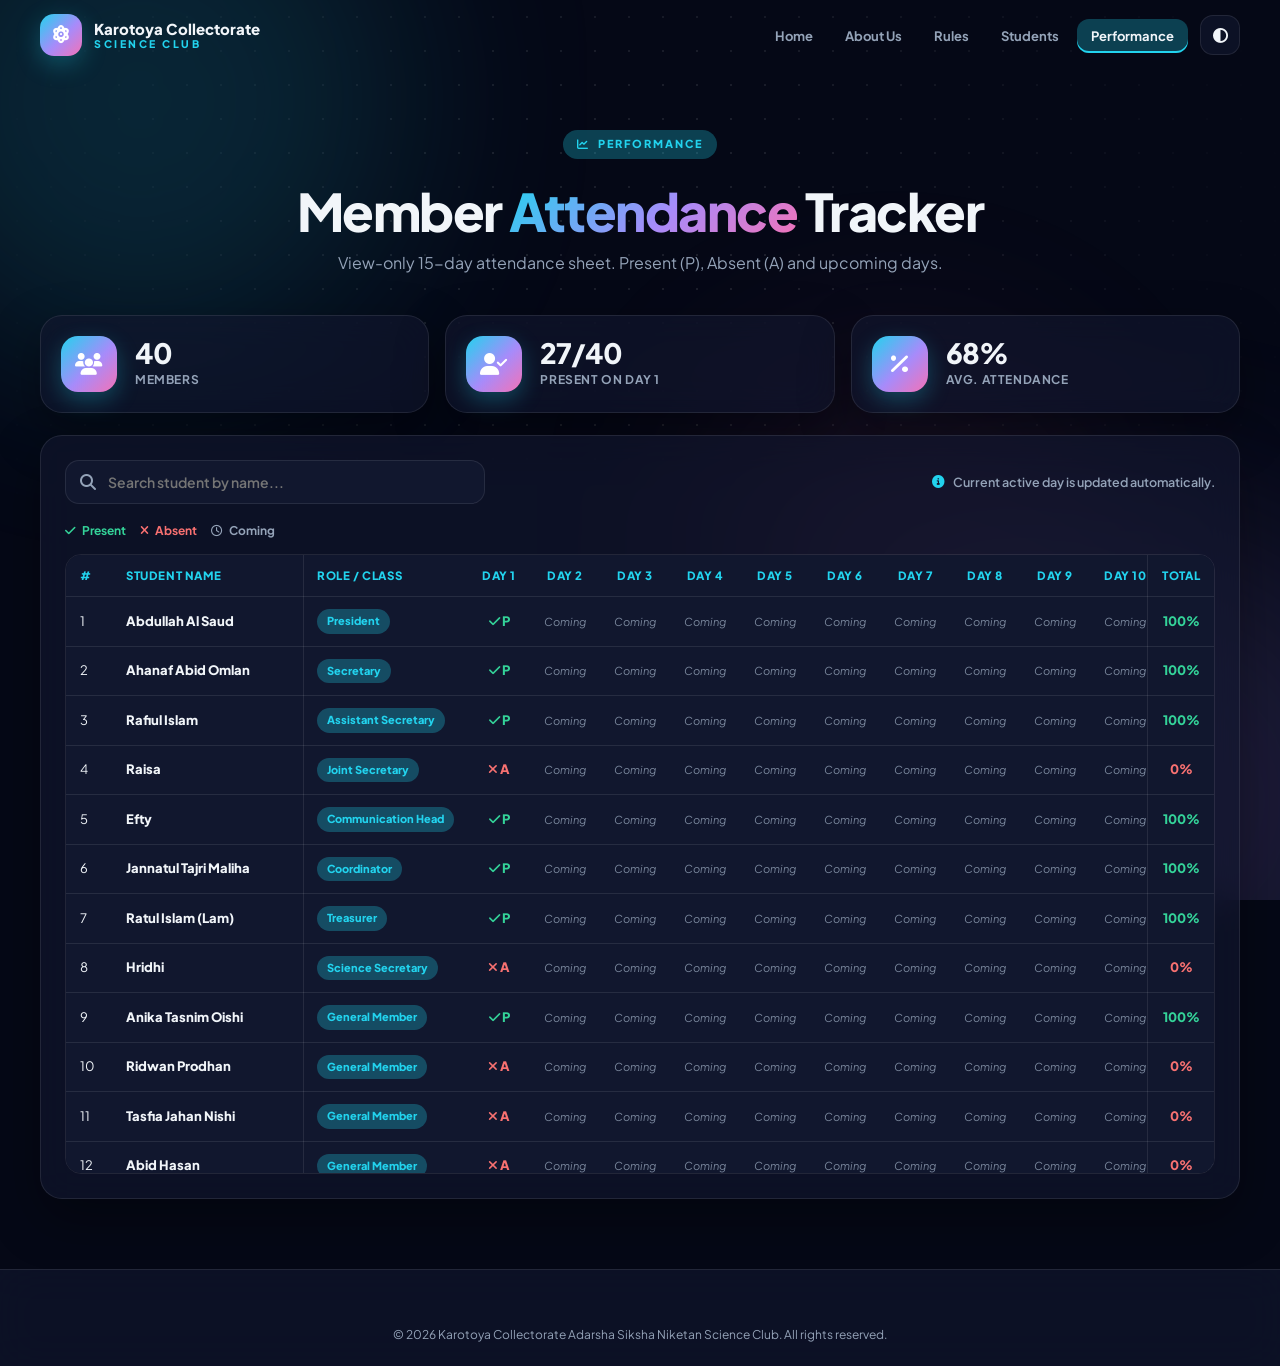
<file: performance.html>
<!DOCTYPE html>
<html lang="en" data-theme="dark">
<head>
  <meta charset="UTF-8">
  <meta name="viewport" content="width=device-width, initial-scale=1.0">
  <title>Performance & Attendance - Karotoya Collectorate Adarsha Siksha Niketan Science Club</title>
  <link rel="stylesheet" href="https://cdnjs.cloudflare.com/ajax/libs/font-awesome/6.4.0/css/all.min.css">
  <link href="https://fonts.googleapis.com/css2?family=Plus+Jakarta+Sans:wght@400;500;600;700;800&display=swap" rel="stylesheet">
  <link rel="stylesheet" href="style.css">
  <style>
    :root { --bad: #f87171; }
    [data-theme="light"] { --bad: #dc2626; }

    .perf-stats { display: grid; grid-template-columns: repeat(auto-fit, minmax(min(200px, 100%), 1fr)); gap: 16px; margin-bottom: 22px; }
    .perf-stats .stat { padding: 20px; }
    .perf-stats .stat h3 { font-size: 28px; }

    .tracker { padding: 24px; margin-bottom: 70px; }
    .controls { display: flex; justify-content: space-between; align-items: center; flex-wrap: wrap; gap: 14px; margin-bottom: 18px; }
    .search { position: relative; flex: 1 1 260px; max-width: 420px; }
    .search i { position: absolute; left: 15px; top: 50%; transform: translateY(-50%); color: var(--muted); pointer-events: none; }
    .search input { width: 100%; font-family: inherit; font-size: 14px; font-weight: 600; color: var(--text); background: var(--card-solid); border: 1px solid var(--border); border-radius: 14px; padding: 12px 14px 12px 42px; outline: none; transition: border-color .2s, box-shadow .2s; }
    .search input:focus { border-color: var(--primary); box-shadow: 0 0 0 4px var(--glow); }
    .note { font-size: 12.5px; color: var(--muted); font-weight: 600; display: flex; gap: 8px; align-items: center; }
    .note i { color: var(--primary); }
    .legend { display: flex; gap: 14px; flex-wrap: wrap; font-size: 12px; font-weight: 700; color: var(--muted); margin-bottom: 14px; }
    .legend span { display: inline-flex; align-items: center; gap: 6px; }
    .legend .p { color: var(--ok); } .legend .a { color: var(--bad); }

    .table-wrap { width: 100%; overflow: auto; max-height: 620px; border: 1px solid var(--border); border-radius: 16px; -webkit-overflow-scrolling: touch; }
    table { width: 100%; border-collapse: separate; border-spacing: 0; font-size: 13px; white-space: nowrap; }
    th, td { padding: 12px 14px; border-bottom: 1px solid var(--border); text-align: center; background: var(--card-solid); }
    th { position: sticky; top: 0; z-index: 3; color: var(--primary); font-weight: 800; font-size: 11.5px; letter-spacing: .6px; text-transform: uppercase; }
    th:nth-child(-n+3), td:nth-child(-n+3) { text-align: left; }
    /* keep the name visible while scrolling sideways */
    th:nth-child(2), td:nth-child(2) { position: sticky; left: 0; z-index: 2; box-shadow: 1px 0 0 var(--border); }
    th:nth-child(2) { z-index: 4; }
    tbody tr:hover td { background: color-mix(in srgb, var(--primary) 8%, var(--card-solid)); }
    tbody tr:last-child td { border-bottom: 0; }
    td strong { font-weight: 800; }
    .badge-role { display: inline-block; padding: 4px 10px; border-radius: 99px; font-size: 11px; font-weight: 800; background: var(--glow); color: var(--primary); }
    .st-p { color: var(--ok); font-weight: 800; }
    .st-a { color: var(--bad); font-weight: 800; }
    .st-c { color: var(--muted); font-size: 11px; font-style: italic; opacity: .8; }
    .pct { font-weight: 800; }
    th:last-child, td:last-child { position: sticky; right: 0; box-shadow: -1px 0 0 var(--border); z-index: 2; }
    th:last-child { z-index: 4; }
    .empty-row td { text-align: center !important; color: var(--muted); padding: 34px; position: static !important; }

    @media (max-width: 600px) {
      .tracker { padding: 14px; }
      th, td { padding: 10px 10px; }
      .search { max-width: none; }
      th:last-child, td:last-child { position: static; box-shadow: none; }
    }
  </style>
</head>
<body>

  <div class="aurora"><div class="blob b1"></div><div class="blob b2"></div><div class="blob b3"></div></div>

  <header>
    <div class="nav-content">
      <a href="index.html" class="brand">
        <div class="logo"><i class="fas fa-atom"></i></div>
        <div class="brand-text"><b>Karotoya Collectorate</b><span>SCIENCE CLUB</span></div>
      </a>
      <div class="nav-right">
        <ul class="nav-links">
          <li><a href="index.html">Home</a></li>
          <li><a href="about.html">About Us</a></li>
          <li><a href="rules.html">Rules</a></li>
          <li><a href="students.html">Students</a></li>
          <li><a href="performance.html">Performance</a></li>
        </ul>
        <button class="icon-btn" onclick="toggleTheme()" title="Toggle theme" aria-label="Toggle theme"><i class="fas fa-circle-half-stroke"></i></button>
        <button class="icon-btn menu-btn" onclick="toggleMobileMenu()" aria-label="Menu"><i class="fas fa-bars" id="menuIcon"></i></button>
      </div>
    </div>
  </header>

  <nav class="mobile-panel" id="mobileNavPanel">
    <a href="index.html" onclick="toggleMobileMenu()">Home</a>
    <a href="about.html" onclick="toggleMobileMenu()">About Institution</a>
    <a href="rules.html" onclick="toggleMobileMenu()">Rules &amp; Regulations</a>
    <a href="students.html" onclick="toggleMobileMenu()">Registered Students</a>
    <a href="performance.html" onclick="toggleMobileMenu()">Performance &amp; Awards</a>
  </nav>

  <div class="page-hero wrap">
    <span class="eyebrow"><i class="fas fa-chart-line"></i> Performance</span>
    <h1>Member <span class="grad-text">Attendance</span> Tracker</h1>
    <p>View-only 15-day attendance sheet. Present (P), Absent (A) and upcoming days.</p>
  </div>

  <main class="wrap">

    <div class="perf-stats">
      <div class="stat glass reveal"><div class="stat-ic"><i class="fas fa-users"></i></div><div><h3 id="sMembers">0</h3><p>Members</p></div></div>
      <div class="stat glass reveal"><div class="stat-ic"><i class="fas fa-user-check"></i></div><div><h3 id="sToday">0</h3><p id="sTodayLbl">Present today</p></div></div>
      <div class="stat glass reveal"><div class="stat-ic"><i class="fas fa-percent"></i></div><div><h3 id="sAvg">0%</h3><p>Avg. attendance</p></div></div>
    </div>

    <div class="tracker glass reveal">
      <div class="controls">
        <div class="search">
          <i class="fas fa-search"></i>
          <input type="text" id="searchInput" placeholder="Search student by name..." aria-label="Search student by name">
        </div>
        <div class="note"><i class="fas fa-circle-info"></i> Current active day is updated automatically.</div>
      </div>
      <div class="legend">
        <span class="p"><i class="fas fa-check"></i> Present</span>
        <span class="a"><i class="fas fa-xmark"></i> Absent</span>
        <span><i class="far fa-clock"></i> Coming</span>
      </div>
      <div class="table-wrap">
        <table>
          <thead id="tHead"></thead>
          <tbody id="attendanceTableBody"></tbody>
        </table>
      </div>
    </div>
  </main>

  <footer>
    <div class="foot-bottom" style="border-top:0;padding-top:0">&copy; 2026 Karotoya Collectorate Adarsha Siksha Niketan Science Club. All rights reserved.</div>
  </footer>

  <script src="app.js"></script>
  <script>
    /* ===== EDIT HERE ===== */
    var TOTAL_DAYS = 15;
    var currentActiveDay = 1;   // days up to this number are shown as P / A, the rest as "Coming"

    var clubStudentsData = [
      /* Committee: P = present, A = absent (edit the 5 marks per person) */
      { id: 1,  name: "Abdullah Al Saud",      role: "President",           attendance: ["P","P","P","P","P"] },
      { id: 2,  name: "Ahanaf Abid Omlan",     role: "Secretary",           attendance: ["P","P","P","P","P"] },
      { id: 3,  name: "Rafiul Islam",          role: "Assistant Secretary", attendance: ["P","P","P","P","P"] },
      { id: 4,  name: "Raisa",                 role: "Joint Secretary",     attendance: ["A","P","P","P","P"] },
      { id: 5,  name: "Efty",                  role: "Communication Head",  attendance: ["P","P","P","P","P"] },
      { id: 6,  name: "Jannatul Tajri Maliha", role: "Coordinator",         attendance: ["P","P","P","P","P"] },
      { id: 7,  name: "Ratul Islam (Lam)",     role: "Treasurer",           attendance: ["P","P","P","P","P"] },
      { id: 8,  name: "Hridhi",                role: "Science Secretary",   attendance: ["A","P","P","P","P"] },

      /* General members */
      { id: 9,  name: "Anika Tasnim Oishi",         role: "General Member", attendance: ["P","P","P","P","P"] },
      { id: 10, name: "Ridwan Prodhan",             role: "General Member", attendance: ["A","P","A","P","P"] },
      { id: 11, name: "Tasfia Jahan Nishi",         role: "General Member", attendance: ["A","P","P","P","A"] },
      { id: 12, name: "Abid Hasan",                 role: "General Member", attendance: ["A","P","P","P","P"] },
      { id: 13, name: "Mahady Alam Babu",           role: "General Member", attendance: ["A","A","P","P","P"] },
      { id: 14, name: "Abu Sayed Adil",             role: "General Member", attendance: ["A","P","P","A","P"] },
      { id: 15, name: "Tomalika Roy",               role: "General Member", attendance: ["P","P","P","P","P"] },
      { id: 16, name: "Mustabshirah Ebtihaj Orni",  role: "General Member", attendance: ["P","A","P","P","P"] },
      { id: 17, name: "Ahanaf Hasan Riyan",         role: "General Member", attendance: ["A","P","A","P","P"] },
      { id: 18, name: "Nadia Mahjabin Bushra",      role: "General Member", attendance: ["A","P","P","P","A"] },
      { id: 19, name: "Al Monin",                   role: "General Member", attendance: ["A","P","P","P","P"] },
      { id: 20, name: "Rita Moni",                  role: "General Member", attendance: ["P","P","P","P","P"] },
      /* Sample names (placeholders) - replace with real members */
      { id: 21, name: "Sabbir Hossain", role: "General Member", attendance: ["P","P","P","A","P"] },
      { id: 22, name: "Maliha Rahman", role: "General Member", attendance: ["P","P","A","P","P"] },
      { id: 23, name: "Imran Khan", role: "General Member", attendance: ["A","P","P","P","P"] },
      { id: 24, name: "Farzana Yasmin", role: "General Member", attendance: ["P","P","P","P","A"] },
      { id: 25, name: "Tahsin Ahmed", role: "General Member", attendance: ["P","A","P","P","P"] },
      { id: 26, name: "Sharmin Sultana", role: "General Member", attendance: ["P","P","P","P","P"] },
      { id: 27, name: "Nayeem Uddin", role: "General Member", attendance: ["P","P","A","A","P"] },
      { id: 28, name: "Jarin Tasnim", role: "General Member", attendance: ["P","P","P","P","P"] },
      { id: 29, name: "Rafi Chowdhury", role: "General Member", attendance: ["A","P","P","P","P"] },
      { id: 30, name: "Mim Akter", role: "General Member", attendance: ["P","P","P","A","P"] },
      { id: 31, name: "Shakib Al Hasan", role: "General Member", attendance: ["P","P","P","P","A"] },
      { id: 32, name: "Lamia Islam", role: "General Member", attendance: ["P","A","P","P","P"] },
      { id: 33, name: "Zubayer Ahmed", role: "General Member", attendance: ["P","P","P","P","P"] },
      { id: 34, name: "Anika Rahman", role: "General Member", attendance: ["P","P","A","P","P"] },
      { id: 35, name: "Tamim Iqbal", role: "General Member", attendance: ["A","A","P","P","P"] },
      { id: 36, name: "Sadiya Noor", role: "General Member", attendance: ["P","P","P","P","P"] },
      { id: 37, name: "Fahad Hossain", role: "General Member", attendance: ["P","P","P","A","P"] },
      { id: 38, name: "Nafisa Karim", role: "General Member", attendance: ["P","P","P","P","A"] },
      { id: 39, name: "Arif Mahmud", role: "General Member", attendance: ["P","A","P","P","P"] },
      { id: 40, name: "Humayra Khanam", role: "General Member", attendance: ["P","P","P","P","P"] }
    ];
    /* ===================== */

    function esc(s) { var d = document.createElement('div'); d.textContent = s; return d.innerHTML; }

    function mark(s, d) {
      var v = s.attendance && s.attendance[d - 1];
      return v === 'P' ? 'P' : v === 'A' ? 'A' : '-';
    }
    function percent(s) {            // null when nothing recorded yet
      var p = 0, rec = 0;
      for (var d = 1; d <= currentActiveDay; d++) {
        var m = mark(s, d);
        if (m !== '-') rec++;
        if (m === 'P') p++;
      }
      return rec ? Math.round(p / rec * 100) : null;
    }

    function renderHead() {
      var h = '<tr><th>#</th><th>Student Name</th><th>Role / Class</th>';
      for (var d = 1; d <= TOTAL_DAYS; d++) h += '<th>Day ' + d + '</th>';
      document.getElementById('tHead').innerHTML = h + '<th>Total</th></tr>';
    }

    function renderTable(q) {
      q = (q || '').toLowerCase();
      var tbody = document.getElementById('attendanceTableBody');
      var list = clubStudentsData.filter(function (s) { return s.name.toLowerCase().indexOf(q) !== -1; });

      if (!list.length) {
        tbody.innerHTML = '<tr class="empty-row"><td colspan="' + (TOTAL_DAYS + 4) + '">No students found matching your search.</td></tr>';
        return;
      }
      tbody.innerHTML = list.map(function (s, i) {
        var row = '<tr><td>' + (s.id || i + 1) + '</td><td><strong>' + esc(s.name) + '</strong></td><td><span class="badge-role">' + esc(s.role) + '</span></td>';
        for (var d = 1; d <= TOTAL_DAYS; d++) {
          if (d > currentActiveDay) row += '<td><span class="st-c">Coming</span></td>';
          else {
            var m = mark(s, d);
            row += '<td>' + (m === 'P' ? '<span class="st-p"><i class="fas fa-check"></i> P</span>'
                          : m === 'A' ? '<span class="st-a"><i class="fas fa-xmark"></i> A</span>' : '-') + '</td>';
          }
        }
        var pc = percent(s);
        if (pc === null) return row + '<td class="pct" style="color:var(--muted)">–</td></tr>';
        return row + '<td class="pct" style="color:' + (pc >= 75 ? 'var(--ok)' : pc >= 50 ? 'var(--warn)' : 'var(--bad)') + '">' + pc + '%</td></tr>';
      }).join('');
    }

    function renderSummary() {
      var n = clubStudentsData.length;
      var presentToday = clubStudentsData.filter(function (s) { return currentActiveDay && mark(s, currentActiveDay) === 'P'; }).length;
      var pcs = clubStudentsData.map(percent).filter(function (x) { return x !== null; });
      var avg = pcs.length ? Math.round(pcs.reduce(function (a, b) { return a + b; }, 0) / pcs.length) : 0;
      document.getElementById('sMembers').textContent = n;
      document.getElementById('sToday').textContent = presentToday + '/' + n;
      document.getElementById('sTodayLbl').textContent = 'Present on Day ' + currentActiveDay;
      document.getElementById('sAvg').textContent = pcs.length ? avg + '%' : '–';
    }

    document.getElementById('searchInput').addEventListener('input', function () { renderTable(this.value); });
    renderHead(); renderTable(); renderSummary();
  </script>
</body>
</html>
</file>
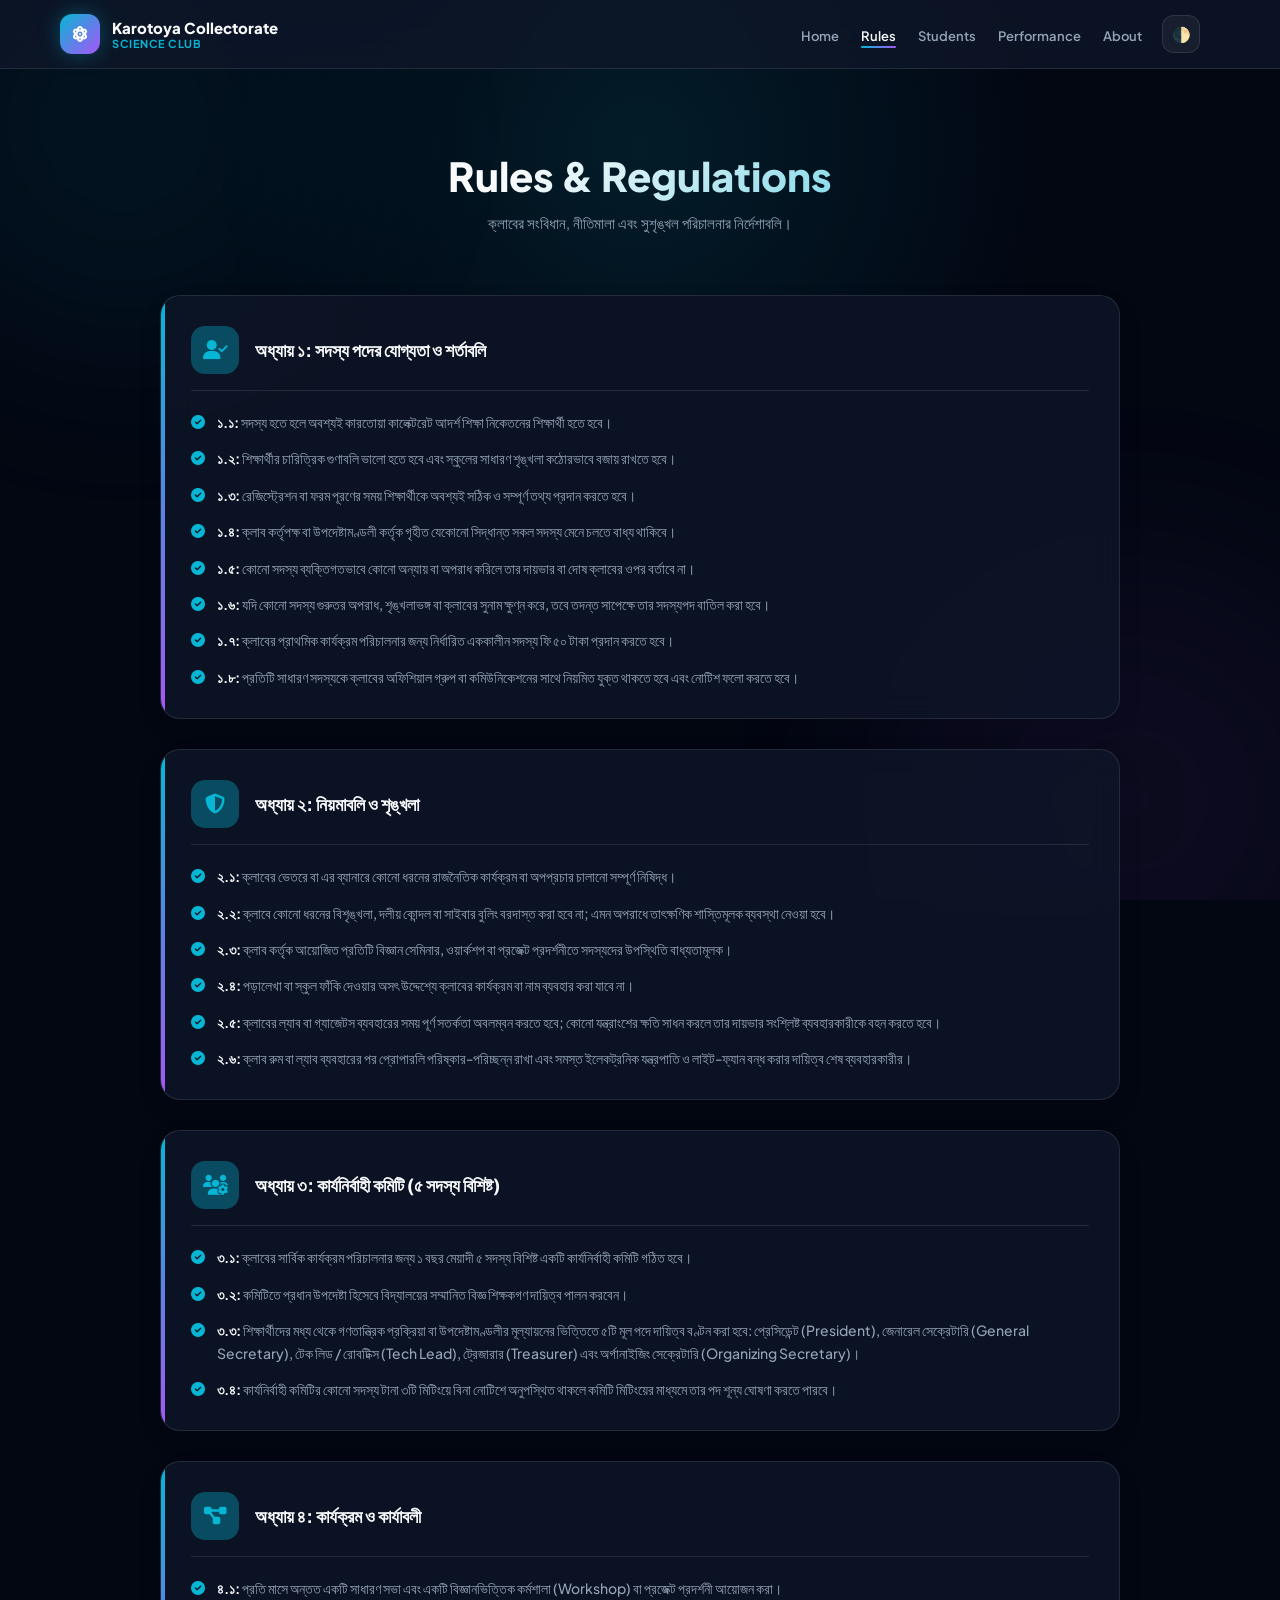
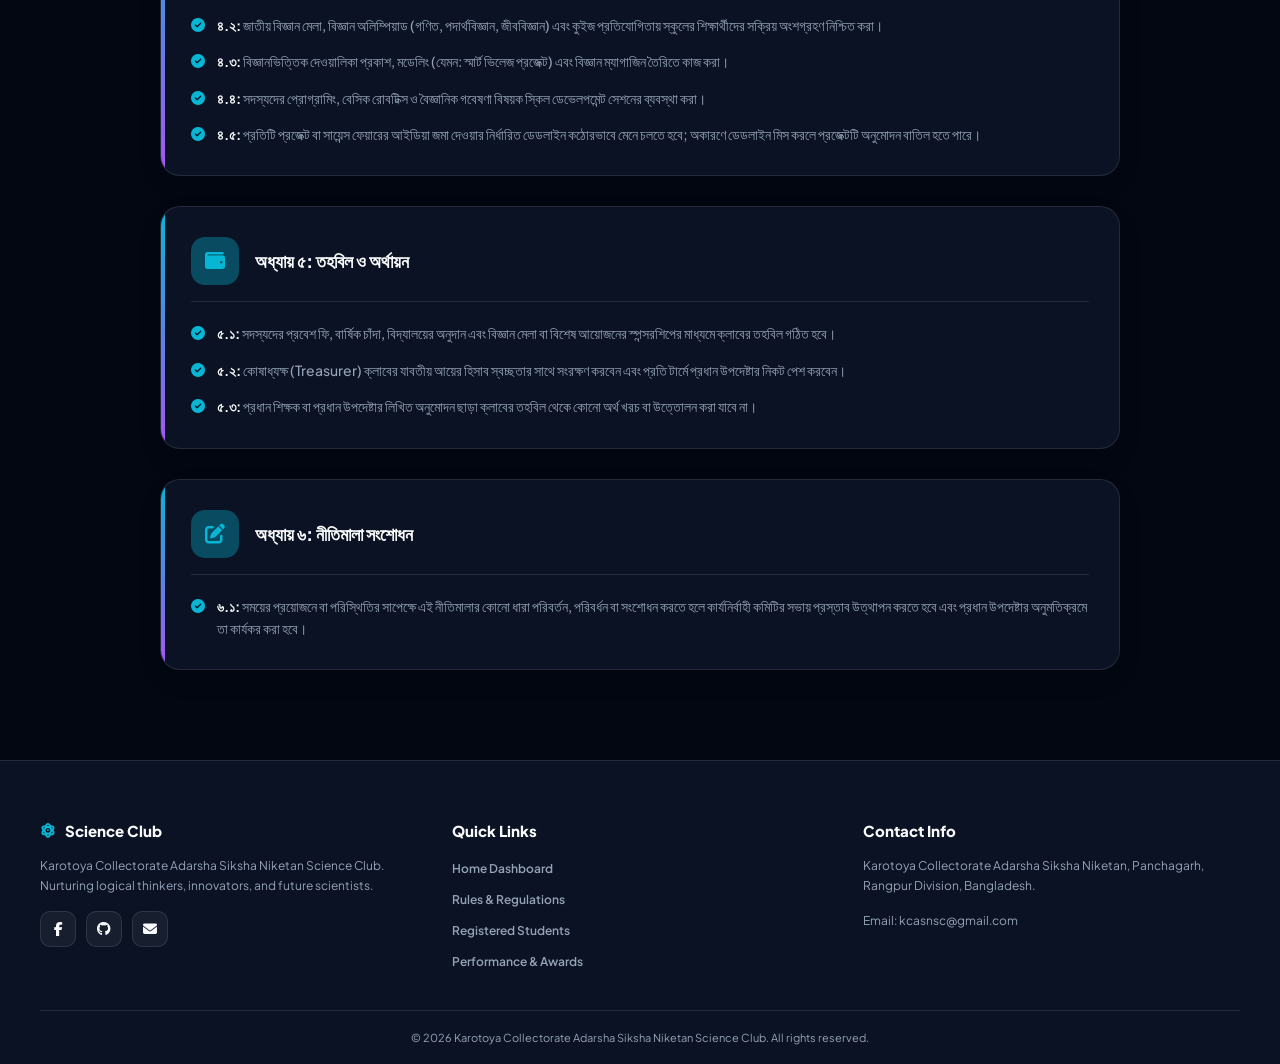
<file: rules.html>
<!DOCTYPE html>
<html lang="en" data-theme="dark">
<head>
    <meta charset="UTF-8">
    <meta name="viewport" content="width=device-width, initial-scale=1.0">
    <title>Rules & Regulations - Karotoya Collectorate Adarsha Siksha Niketan Science Club</title>
    <!-- FontAwesome for Icons -->
    <link rel="stylesheet" href="https://cdnjs.cloudflare.com/ajax/libs/font-awesome/6.4.0/css/all.min.css">
    <!-- Google Fonts -->
    <link href="https://fonts.googleapis.com/css2?family=Plus+Jakarta+Sans:wght@400;500;600;700;800&display=swap" rel="stylesheet">
    
    <style>
        :root {
            --primary: #06b6d4;
            --primary-glow: rgba(6, 182, 212, 0.35);
            --secondary: #a855f7;
            --secondary-glow: rgba(168, 85, 247, 0.35);
            --bg-color: #030712;
            --card-bg: rgba(15, 23, 42, 0.75);
            --text-color: #f8fafc;
            --text-muted: #94a3b8;
            --border-color: rgba(255, 255, 255, 0.1);
        }

        [data-theme="light"] {
            --primary: #0284c7;
            --primary-glow: rgba(2, 132, 199, 0.25);
            --secondary: #9333ea;
            --secondary-glow: rgba(147, 51, 234, 0.2);
            --bg-color: #f8fafc;
            --card-bg: rgba(255, 255, 255, 0.85);
            --text-color: #0f172a;
            --text-muted: #64748b;
            --border-color: rgba(0, 0, 0, 0.08);
        }

        * {
            margin: 0;
            padding: 0;
            box-sizing: border-box;
            font-family: 'Plus Jakarta Sans', sans-serif;
            scroll-behavior: smooth;
        }

        body {
            background-color: var(--bg-color);
            color: var(--text-color);
            min-height: 100vh;
            overflow-x: hidden;
            transition: background 0.4s ease, color 0.4s ease;
        }

        /* Glowing Background Mesh */
        .bg-mesh {
            position: fixed;
            top: 0;
            left: 0;
            width: 100%;
            height: 100%;
            pointer-events: none;
            z-index: -1;
            overflow: hidden;
            opacity: 0.5;
        }

        .mesh-blob {
            position: absolute;
            filter: blur(100px);
            border-radius: 50%;
            animation: floatMesh 15s infinite alternate ease-in-out;
        }

        .blob-1 {
            width: 450px;
            height: 450px;
            background: rgba(6, 182, 212, 0.15);
            top: -100px;
            left: -100px;
        }

        .blob-2 {
            width: 500px;
            height: 500px;
            background: rgba(168, 85, 247, 0.12);
            bottom: -150px;
            right: -100px;
            animation-delay: -5s;
        }

        @keyframes floatMesh {
            0% { transform: translate(0, 0) scale(1); }
            50% { transform: translate(50px, 30px) scale(1.1); }
            100% { transform: translate(-30px, 50px) scale(0.95); }
        }

        /* Toast Notification */
        #toastBox {
            position: fixed;
            bottom: 30px;
            right: 30px;
            background: var(--card-bg);
            border: 1px solid var(--border-color);
            backdrop-filter: blur(20px);
            padding: 14px 22px;
            border-radius: 14px;
            box-shadow: 0 15px 35px rgba(0,0,0,0.25);
            display: flex;
            align-items: center;
            gap: 12px;
            z-index: 10000;
            transform: translateY(100px);
            opacity: 0;
            transition: all 0.4s cubic-bezier(0.16, 1, 0.3, 1);
        }

        #toastBox.show {
            transform: translateY(0);
            opacity: 1;
        }

        #toastBox i {
            color: var(--primary);
            font-size: 18px;
        }

        /* Header & Navigation */
        header {
            position: fixed;
            top: 0;
            left: 0;
            width: 100%;
            background: var(--card-bg);
            backdrop-filter: blur(20px);
            border-bottom: 1px solid var(--border-color);
            z-index: 1000;
            transition: background 0.3s;
        }

        .nav-content {
            max-width: 1200px;
            margin: 0 auto;
            padding: 14px 20px;
            display: flex;
            align-items: center;
            justify-content: space-between;
        }

        .logo-title-area {
            display: flex;
            align-items: center;
            gap: 12px;
            text-decoration: none;
        }

        .unique-logo {
            width: 40px;
            height: 40px;
            background: linear-gradient(135deg, var(--primary), var(--secondary));
            border-radius: 12px;
            display: flex;
            align-items: center;
            justify-content: center;
            color: #fff;
            font-size: 16px;
            box-shadow: 0 0 20px var(--primary-glow);
            transition: transform 0.3s cubic-bezier(0.34, 1.56, 0.64, 1);
        }

        .unique-logo:hover {
            transform: rotate(15deg) scale(1.1);
        }

        .logo-text-box {
            display: flex;
            flex-direction: column;
        }

        .logo-main-title {
            font-size: 15px;
            font-weight: 800;
            color: var(--text-color);
            line-height: 1.2;
        }

        .logo-sub-title {
            font-size: 11px;
            font-weight: 700;
            color: var(--primary);
            letter-spacing: 0.5px;
        }

        .nav-links-right {
            display: flex;
            align-items: center;
            gap: 20px;
            list-style: none;
        }

        .nav-desktop-links {
            display: flex;
            gap: 22px;
            align-items: center;
        }

        .nav-desktop-links li a {
            text-decoration: none;
            color: var(--text-muted);
            font-weight: 600;
            font-size: 13px;
            position: relative;
            transition: color 0.3s;
        }

        .nav-desktop-links li a.active {
            color: var(--primary);
        }

        .nav-desktop-links li a::after {
            content: '';
            position: absolute;
            bottom: -4px;
            left: 0;
            width: 0;
            height: 2px;
            background: linear-gradient(90deg, var(--primary), var(--secondary));
            transition: width 0.3s cubic-bezier(0.4, 0, 0.2, 1);
            border-radius: 2px;
        }

        .nav-desktop-links li a:hover, .nav-desktop-links li a.active {
            color: var(--text-color);
        }

        .nav-desktop-links li a:hover::after, .nav-desktop-links li a.active::after {
            width: 100%;
        }

        .theme-btn, .mobile-menu-btn {
            background: rgba(255, 255, 255, 0.05);
            border: 1px solid var(--border-color);
            color: var(--text-color);
            width: 38px;
            height: 38px;
            border-radius: 12px;
            cursor: pointer;
            display: flex;
            align-items: center;
            justify-content: center;
            font-size: 15px;
            transition: all 0.3s;
        }

        .theme-btn:hover, .mobile-menu-btn:hover {
            background: var(--primary-glow);
            border-color: var(--primary);
            transform: scale(1.05);
        }

        .mobile-menu-btn {
            display: none;
        }

        /* Mobile Dropdown Navigation Panel */
        .mobile-nav-panel {
            position: fixed;
            top: 68px;
            left: 0;
            width: 100%;
            background: var(--card-bg);
            backdrop-filter: blur(25px);
            border-bottom: 1px solid var(--border-color);
            padding: 24px;
            display: flex;
            flex-direction: column;
            gap: 16px;
            z-index: 999;
            transform: translateY(-120%);
            opacity: 0;
            transition: all 0.4s cubic-bezier(0.16, 1, 0.3, 1);
        }

        .mobile-nav-panel.active {
            transform: translateY(0);
            opacity: 1;
        }

        .mobile-nav-panel a {
            text-decoration: none;
            color: var(--text-color);
            font-weight: 700;
            font-size: 15px;
            padding: 10px 0;
            border-bottom: 1px solid var(--border-color);
            transition: color 0.2s, padding-left 0.2s;
        }

        .mobile-nav-panel a:hover {
            color: var(--primary);
            padding-left: 8px;
        }

        /* Page Banner Section */
        .page-banner {
            padding: 150px 20px 60px 20px;
            text-align: center;
            background: radial-gradient(circle at center, rgba(6, 182, 212, 0.12) 0%, transparent 65%);
        }

        .page-banner h1 {
            font-size: clamp(28px, 4vw, 40px);
            font-weight: 800;
            margin-bottom: 10px;
            background: linear-gradient(135deg, var(--text-color) 40%, var(--primary));
            -webkit-background-clip: text;
            -webkit-text-fill-color: transparent;
        }

        .page-banner p {
            font-size: 15px;
            color: var(--text-muted);
            max-width: 600px;
            margin: 0 auto;
            line-height: 1.6;
        }

        /* Container & Rules Layout */
        .container {
            max-width: 1000px;
            margin: 0 auto 90px auto;
            padding: 0 20px;
            display: flex;
            flex-direction: column;
            gap: 30px;
        }

        .rule-category-card {
            background: var(--card-bg);
            border: 1px solid var(--border-color);
            border-radius: 20px;
            padding: 30px;
            backdrop-filter: blur(16px);
            box-shadow: 0 10px 30px rgba(0,0,0,0.05);
            position: relative;
            overflow: hidden;
            transition: all 0.4s cubic-bezier(0.16, 1, 0.3, 1);
        }

        .rule-category-card::before {
            content: '';
            position: absolute;
            top: 0;
            left: 0;
            width: 4px;
            height: 100%;
            background: linear-gradient(to bottom, var(--primary), var(--secondary));
        }

        .rule-category-card:hover {
            transform: translateY(-4px);
            border-color: var(--primary);
            box-shadow: 0 20px 40px var(--primary-glow);
        }

        .rule-card-header {
            display: flex;
            align-items: center;
            gap: 16px;
            margin-bottom: 20px;
            border-bottom: 1px solid var(--border-color);
            padding-bottom: 16px;
        }

        .rule-icon-box {
            width: 48px;
            height: 48px;
            background: var(--primary-glow);
            color: var(--primary);
            border-radius: 14px;
            display: flex;
            align-items: center;
            justify-content: center;
            font-size: 20px;
            flex-shrink: 0;
        }

        .rule-card-header h3 {
            font-size: 18px;
            font-weight: 800;
            color: var(--text-color);
        }

        .rule-list {
            list-style: none;
            display: flex;
            flex-direction: column;
            gap: 14px;
        }

        .rule-list li {
            display: flex;
            align-items: flex-start;
            gap: 12px;
            font-size: 14px;
            color: var(--text-muted);
            line-height: 1.6;
            font-weight: 500;
        }

        .rule-list li i {
            color: var(--primary);
            font-size: 14px;
            margin-top: 4px;
            flex-shrink: 0;
        }

        .rule-list li span strong {
            color: var(--text-color);
        }

        /* Footer */
        footer {
            background: var(--card-bg);
            border-top: 1px solid var(--border-color);
            padding: 60px 20px 20px 20px;
            backdrop-filter: blur(20px);
        }

        .footer-content {
            max-width: 1200px;
            margin: 0 auto;
            display: grid;
            grid-template-columns: repeat(auto-fit, minmax(240px, 1fr));
            gap: 35px;
            margin-bottom: 40px;
        }

        .footer-col h3 {
            font-size: 15px;
            font-weight: 800;
            margin-bottom: 16px;
            display: flex;
            align-items: center;
            gap: 10px;
        }

        .footer-col p {
            font-size: 12px;
            color: var(--text-muted);
            line-height: 1.6;
            margin-bottom: 16px;
        }

        .social-icons {
            display: flex;
            gap: 10px;
        }

        .social-icon-btn {
            width: 36px;
            height: 36px;
            background: rgba(255,255,255,0.05);
            border: 1px solid var(--border-color);
            border-radius: 10px;
            color: var(--text-color);
            display: flex;
            align-items: center;
            justify-content: center;
            text-decoration: none;
            font-size: 14px;
            transition: all 0.3s;
        }

        .social-icon-btn:hover {
            background: var(--primary-glow);
            color: var(--primary);
            border-color: var(--primary);
            transform: translateY(-3px);
        }

        .footer-links {
            list-style: none;
            display: flex;
            flex-direction: column;
            gap: 10px;
        }

        .footer-links li a {
            text-decoration: none;
            color: var(--text-muted);
            font-size: 12px;
            font-weight: 600;
            transition: color 0.2s, padding-left 0.2s;
        }

        .footer-links li a:hover {
            color: var(--primary);
            padding-left: 6px;
        }

        .footer-bottom {
            max-width: 1200px;
            margin: 0 auto;
            padding-top: 20px;
            border-top: 1px solid var(--border-color);
            text-align: center;
            font-size: 11px;
            color: var(--text-muted);
        }

        /* Responsive Media Query */
        @media (max-width: 768px) {
            .nav-desktop-links {
                display: none !important;
            }
            .mobile-menu-btn {
                display: flex !important;
            }
        }
    </style>
</head>
<body>

    <!-- Glowing Background Mesh Elements -->
    <div class="bg-mesh">
        <div class="mesh-blob blob-1"></div>
        <div class="mesh-blob blob-2"></div>
    </div>

    <!-- Toast Notification -->
    <div id="toastBox">
        <i class="fas fa-sparkles"></i> 
        <span id="toastMsg">Action successful</span>
    </div>

    <!-- Header & Navigation -->
    <header>
        <div class="nav-content">
            <a href="index.html" class="logo-title-area">
                <div class="unique-logo"><i class="fas fa-atom"></i></div>
                <div class="logo-text-box">
                    <span class="logo-main-title">Karotoya Collectorate</span>
                    <span class="logo-sub-title">SCIENCE CLUB</span>
                </div>
            </a>

            <!-- Right Nav Links -->
            <ul class="nav-links-right">
                <div class="nav-desktop-links">
                    <li><a href="index.html">Home</a></li>
                    <li><a href="rules.html" class="active">Rules</a></li>
                    <li><a href="students.html">Students</a></li>
                    <li><a href="performance.html">Performance</a></li>
                    <li><a href="about.html">About</a></li>
                </div>
                <li><button class="theme-btn" onclick="toggleTheme()" title="Toggle Theme">🌓</button></li>
                <li><button class="mobile-menu-btn" onclick="toggleMobileMenu()"><i class="fas fa-bars" id="menuIcon"></i></button></li>
            </ul>
        </div>
    </header>

    <!-- Mobile Dropdown Navigation Panel -->
    <div class="mobile-nav-panel" id="mobileNavPanel">
        <a href="index.html" onclick="toggleMobileMenu()">Home</a>
        <a href="rules.html" onclick="toggleMobileMenu()">Rules & Regulations</a>
        <a href="students.html" onclick="toggleMobileMenu()">Registered Students</a>
        <a href="performance.html" onclick="toggleMobileMenu()">Performance & Awards</a>
        <a href="about.html" onclick="toggleMobileMenu()">About Institution</a>
    </div>

    <!-- Page Banner -->
    <section class="page-banner">
        <h1>Rules & Regulations</h1>
        <p>ক্লাবের সংবিধান, নীতিমালা এবং সুশৃঙ্খল পরিচালনার নির্দেশাবলি।</p>
    </section>

    <!-- Main Container -->
    <div class="container">

        <!-- অধ্যায় ১: সদস্য পদের যোগ্যতা ও শর্তাবলি -->
        <div class="rule-category-card">
            <div class="rule-card-header">
                <div class="rule-icon-box"><i class="fas fa-user-check"></i></div>
                <h3>অধ্যায় ১: সদস্য পদের যোগ্যতা ও শর্তাবলি</h3>
            </div>
            <ul class="rule-list">
                <li>
                    <i class="fas fa-check-circle"></i>
                    <span><strong>১.১:</strong> সদস্য হতে হলে অবশ্যই কারতোয়া কালেক্টরেট আদর্শ শিক্ষা নিকেতনের শিক্ষার্থী হতে হবে।</span>
                </li>
                <li>
                    <i class="fas fa-check-circle"></i>
                    <span><strong>১.২:</strong> শিক্ষার্থীর চারিত্রিক গুণাবলি ভালো হতে হবে এবং স্কুলের সাধারণ শৃঙ্খলা কঠোরভাবে বজায় রাখতে হবে।</span>
                </li>
                <li>
                    <i class="fas fa-check-circle"></i>
                    <span><strong>১.৩:</strong> রেজিস্ট্রেশন বা ফরম পূরণের সময় শিক্ষার্থীকে অবশ্যই সঠিক ও সম্পূর্ণ তথ্য প্রদান করতে হবে।</span>
                </li>
                <li>
                    <i class="fas fa-check-circle"></i>
                    <span><strong>১.৪:</strong> ক্লাব কর্তৃপক্ষ বা উপদেষ্টামণ্ডলী কর্তৃক গৃহীত যেকোনো সিদ্ধান্ত সকল সদস্য মেনে চলতে বাধ্য থাকিবে।</span>
                </li>
                <li>
                    <i class="fas fa-check-circle"></i>
                    <span><strong>১.৫:</strong> কোনো সদস্য ব্যক্তিগতভাবে কোনো অন্যায় বা অপরাধ করিলে তার দায়ভার বা দোষ ক্লাবের ওপর বর্তাবে না।</span>
                </li>
                <li>
                    <i class="fas fa-check-circle"></i>
                    <span><strong>১.৬:</strong> যদি কোনো সদস্য গুরুতর অপরাধ, শৃঙ্খলাভঙ্গ বা ক্লাবের সুনাম ক্ষুণ্ন করে, তবে তদন্ত সাপেক্ষে তার সদস্যপদ বাতিল করা হবে।</span>
                </li>
                <li>
                    <i class="fas fa-check-circle"></i>
                    <span><strong>১.৭:</strong> ক্লাবের প্রাথমিক কার্যক্রম পরিচালনার জন্য নির্ধারিত এককালীন সদস্য ফি ৫০ টাকা প্রদান করতে হবে।</span>
                </li>
                <li>
                    <i class="fas fa-check-circle"></i>
                    <span><strong>১.৮:</strong> প্রতিটি সাধারণ সদস্যকে ক্লাবের অফিশিয়াল গ্রুপ বা কমিউনিকেশনের সাথে নিয়মিত যুক্ত থাকতে হবে এবং নোটিশ ফলো করতে হবে।</span>
                </li>
            </ul>
        </div>

        <!-- অধ্যায় ২: নিয়মাবলি ও শৃঙ্খলা -->
        <div class="rule-category-card">
            <div class="rule-card-header">
                <div class="rule-icon-box"><i class="fas fa-shield-alt"></i></div>
                <h3>অধ্যায় ২: নিয়মাবলি ও শৃঙ্খলা</h3>
            </div>
            <ul class="rule-list">
                <li>
                    <i class="fas fa-check-circle"></i>
                    <span><strong>২.১:</strong> ক্লাবের ভেতরে বা এর ব্যানারে কোনো ধরনের রাজনৈতিক কার্যক্রম বা অপপ্রচার চালানো সম্পূর্ণ নিষিদ্ধ।</span>
                </li>
                <li>
                    <i class="fas fa-check-circle"></i>
                    <span><strong>২.২:</strong> ক্লাবে কোনো ধরনের বিশৃঙ্খলা, দলীয় কোন্দল বা সাইবার বুলিং বরদাস্ত করা হবে না; এমন অপরাধে তাৎক্ষণিক শাস্তিমূলক ব্যবস্থা নেওয়া হবে।</span>
                </li>
                <li>
                    <i class="fas fa-check-circle"></i>
                    <span><strong>২.৩:</strong> ক্লাব কর্তৃক আয়োজিত প্রতিটি বিজ্ঞান সেমিনার, ওয়ার্কশপ বা প্রজেক্ট প্রদর্শনীতে সদস্যদের উপস্থিতি বাধ্যতামূলক।</span>
                </li>
                <li>
                    <i class="fas fa-check-circle"></i>
                    <span><strong>২.৪:</strong> পড়ালেখা বা স্কুল ফাঁকি দেওয়ার অসৎ উদ্দেশ্যে ক্লাবের কার্যক্রম বা নাম ব্যবহার করা যাবে না।</span>
                </li>
                <li>
                    <i class="fas fa-check-circle"></i>
                    <span><strong>২.৫:</strong> ক্লাবের ল্যাব বা গ্যাজেটস ব্যবহারের সময় পূর্ণ সতর্কতা অবলম্বন করতে হবে; কোনো যন্ত্রাংশের ক্ষতি সাধন করলে তার দায়ভার সংশ্লিষ্ট ব্যবহারকারীকে বহন করতে হবে।</span>
                </li>
                <li>
                    <i class="fas fa-check-circle"></i>
                    <span><strong>২.৬:</strong> ক্লাব রুম বা ল্যাব ব্যবহারের পর প্রোপারলি পরিষ্কার-পরিচ্ছন্ন রাখা এবং সমস্ত ইলেকট্রনিক যন্ত্রপাতি ও লাইট-ফ্যান বন্ধ করার দায়িত্ব শেষ ব্যবহারকারীর।</span>
                </li>
            </ul>
        </div>

        <!-- অধ্যায় ৩: কার্যনির্বাহী কমিটি (৫ সদস্য বিশিষ্ট) -->
        <div class="rule-category-card">
            <div class="rule-card-header">
                <div class="rule-icon-box"><i class="fas fa-users-cog"></i></div>
                <h3>অধ্যায় ৩: কার্যনির্বাহী কমিটি (৫ সদস্য বিশিষ্ট)</h3>
            </div>
            <ul class="rule-list">
                <li>
                    <i class="fas fa-check-circle"></i>
                    <span><strong>৩.১:</strong> ক্লাবের সার্বিক কার্যক্রম পরিচালনার জন্য ১ বছর মেয়াদী ৫ সদস্য বিশিষ্ট একটি কার্যনির্বাহী কমিটি গঠিত হবে।</span>
                </li>
                <li>
                    <i class="fas fa-check-circle"></i>
                    <span><strong>৩.২:</strong> কমিটিতে প্রধান উপদেষ্টা হিসেবে বিদ্যালয়ের সম্মানিত বিজ্ঞ শিক্ষকগণ দায়িত্ব পালন করবেন।</span>
                </li>
                <li>
                    <i class="fas fa-check-circle"></i>
                    <span><strong>৩.৩:</strong> শিক্ষার্থীদের মধ্য থেকে গণতান্ত্রিক প্রক্রিয়া বা উপদেষ্টামণ্ডলীর মূল্যায়নের ভিত্তিতে ৫টি মূল পদে দায়িত্ব বণ্টন করা হবে: প্রেসিডেন্ট (President), জেনারেল সেক্রেটারি (General Secretary), টেক লিড / রোবটিক্স (Tech Lead), ট্রেজারার (Treasurer) এবং অর্গানাইজিং সেক্রেটারি (Organizing Secretary)।</span>
                </li>
                <li>
                    <i class="fas fa-check-circle"></i>
                    <span><strong>৩.৪:</strong> কার্যনির্বাহী কমিটির কোনো সদস্য টানা ৩টি মিটিংয়ে বিনা নোটিশে অনুপস্থিত থাকলে কমিটি মিটিংয়ের মাধ্যমে তার পদ শূন্য ঘোষণা করতে পারবে।</span>
                </li>
            </ul>
        </div>

        <!-- অধ্যায় ৪: কার্যক্রম ও কার্যাবলী -->
        <div class="rule-category-card">
            <div class="rule-card-header">
                <div class="rule-icon-box"><i class="fas fa-project-diagram"></i></div>
                <h3>অধ্যায় ৪: কার্যক্রম ও কার্যাবলী</h3>
            </div>
            <ul class="rule-list">
                <li>
                    <i class="fas fa-check-circle"></i>
                    <span><strong>৪.১:</strong> প্রতি মাসে অন্তত একটি সাধারণ সভা এবং একটি বিজ্ঞানভিত্তিক কর্মশালা (Workshop) বা প্রজেক্ট প্রদর্শনী আয়োজন করা।</span>
                </li>
                <li>
                    <i class="fas fa-check-circle"></i>
                    <span><strong>৪.২:</strong> জাতীয় বিজ্ঞান মেলা, বিজ্ঞান অলিম্পিয়াড (গণিত, পদার্থবিজ্ঞান, জীববিজ্ঞান) এবং কুইজ প্রতিযোগিতায় স্কুলের শিক্ষার্থীদের সক্রিয় অংশগ্রহণ নিশ্চিত করা।</span>
                </li>
                <li>
                    <i class="fas fa-check-circle"></i>
                    <span><strong>৪.৩:</strong> বিজ্ঞানভিত্তিক দেওয়ালিকা প্রকাশ, মডেলিং (যেমন: স্মার্ট ভিলেজ প্রজেক্ট) এবং বিজ্ঞান ম্যাগাজিন তৈরিতে কাজ করা।</span>
                </li>
                <li>
                    <i class="fas fa-check-circle"></i>
                    <span><strong>৪.৪:</strong> সদস্যদের প্রোগ্রামিং, বেসিক রোবটিক্স ও বৈজ্ঞানিক গবেষণা বিষয়ক স্কিল ডেভেলপমেন্ট সেশনের ব্যবস্থা করা।</span>
                </li>
                <li>
                    <i class="fas fa-check-circle"></i>
                    <span><strong>৪.৫:</strong> প্রতিটি প্রজেক্ট বা সায়েন্স ফেয়ারের আইডিয়া জমা দেওয়ার নির্ধারিত ডেডলাইন কঠোরভাবে মেনে চলতে হবে; অকারণে ডেডলাইন মিস করলে প্রজেক্টটি অনুমোদন বাতিল হতে পারে।</span>
                </li>
            </ul>
        </div>

        <!-- অধ্যায় ৫: তহবিল ও অর্থায়ন -->
        <div class="rule-category-card">
            <div class="rule-card-header">
                <div class="rule-icon-box"><i class="fas fa-wallet"></i></div>
                <h3>অধ্যায় ৫: তহবিল ও অর্থায়ন</h3>
            </div>
            <ul class="rule-list">
                <li>
                    <i class="fas fa-check-circle"></i>
                    <span><strong>৫.১:</strong> সদস্যদের প্রবেশ ফি, বার্ষিক চাঁদা, বিদ্যালয়ের অনুদান এবং বিজ্ঞান মেলা বা বিশেষ আয়োজনের স্পন্সরশিপের মাধ্যমে ক্লাবের তহবিল গঠিত হবে।</span>
                </li>
                <li>
                    <i class="fas fa-check-circle"></i>
                    <span><strong>৫.২:</strong> কোষাধ্যক্ষ (Treasurer) ক্লাবের যাবতীয় আয়ের হিসাব স্বচ্ছতার সাথে সংরক্ষণ করবেন এবং প্রতি টার্মে প্রধান উপদেষ্টার নিকট পেশ করবেন।</span>
                </li>
                <li>
                    <i class="fas fa-check-circle"></i>
                    <span><strong>৫.৩:</strong> প্রধান শিক্ষক বা প্রধান উপদেষ্টার লিখিত অনুমোদন ছাড়া ক্লাবের তহবিল থেকে কোনো অর্থ খরচ বা উত্তোলন করা যাবে না।</span>
                </li>
            </ul>
        </div>

        <!-- অধ্যায় ৬: নীতিমালা সংশোধন -->
        <div class="rule-category-card">
            <div class="rule-card-header">
                <div class="rule-icon-box"><i class="fas fa-edit"></i></div>
                <h3>অধ্যায় ৬: নীতিমালা সংশোধন</h3>
            </div>
            <ul class="rule-list">
                <li>
                    <i class="fas fa-check-circle"></i>
                    <span><strong>৬.১:</strong> সময়ের প্রয়োজনে বা পরিস্থিতির সাপেক্ষে এই নীতিমালার কোনো ধারা পরিবর্তন, পরিবর্ধন বা সংশোধন করতে হলে কার্যনির্বাহী কমিটির সভায় প্রস্তাব উত্থাপন করতে হবে এবং প্রধান উপদেষ্টার অনুমতিক্রমে তা কার্যকর করা হবে।</span>
                </li>
            </ul>
        </div>

    </div>

    <!-- Footer -->
    <footer>
        <div class="footer-content">
            <div class="footer-col">
                <h3><i class="fas fa-atom" style="color: var(--primary);"></i> Science Club</h3>
                <p>Karotoya Collectorate Adarsha Siksha Niketan Science Club. Nurturing logical thinkers, innovators, and future scientists.</p>
                <div class="social-icons">
                    <a href="#" class="social-icon-btn"><i class="fab fa-facebook-f"></i></a>
                    <a href="#" class="social-icon-btn"><i class="fab fa-github"></i></a>
                    <a href="#" class="social-icon-btn"><i class="fas fa-envelope"></i></a>
                </div>
            </div>
            <div class="footer-col">
                <h3>Quick Links</h3>
                <ul class="footer-links">
                    <li><a href="index.html">Home Dashboard</a></li>
                    <li><a href="rules.html">Rules & Regulations</a></li>
                    <li><a href="students.html">Registered Students</a></li>
                    <li><a href="performance.html">Performance & Awards</a></li>
                </ul>
            </div>
            <div class="footer-col">
                <h3>Contact Info</h3>
                <p>Karotoya Collectorate Adarsha Siksha Niketan, Panchagarh, Rangpur Division, Bangladesh.</p>
                <p>Email: kcasnsc@gmail.com</p>
            </div>
        </div>
        <div class="footer-bottom">
            <p>&copy; 2026 Karotoya Collectorate Adarsha Siksha Niketan Science Club. All rights reserved.</p>
        </div>
    </footer>

    <!-- JavaScript Scripts -->
    <script>
        // Toast Notification Function
        function showToast(message) {
            const toastBox = document.getElementById('toastBox');
            const toastMsg = document.getElementById('toastMsg');
            toastMsg.innerText = message;
            toastBox.classList.add('show');
            setTimeout(() => {
                toastBox.classList.remove('show');
            }, 3000);
        }

        // Theme Toggle Function
        function toggleTheme() {
            const htmlTag = document.documentElement;
            const currentTheme = htmlTag.getAttribute('data-theme');
            if (currentTheme === 'dark') {
                htmlTag.setAttribute('data-theme', 'light');
                localStorage.setItem('theme', 'light');
                showToast("Switched to Light Mode");
            } else {
                htmlTag.setAttribute('data-theme', 'dark');
                localStorage.setItem('theme', 'dark');
                showToast("Switched to Dark Mode");
            }
        }

        // Load saved theme on startup
        window.addEventListener('DOMContentLoaded', () => {
            const savedTheme = localStorage.getItem('theme');
            if (savedTheme) {
                document.documentElement.setAttribute('data-theme', savedTheme);
            }
        });

        // Mobile Menu Toggle Function
        function toggleMobileMenu() {
            const panel = document.getElementById('mobileNavPanel');
            const icon = document.getElementById('menuIcon');
            panel.classList.toggle('active');
            if (panel.classList.contains('active')) {
                icon.classList.remove('fa-bars');
                icon.classList.add('fa-times');
            } else {
                icon.classList.remove('fa-times');
                icon.classList.add('fa-bars');
            }
        }
    </script>
</body>
</html>
</file>
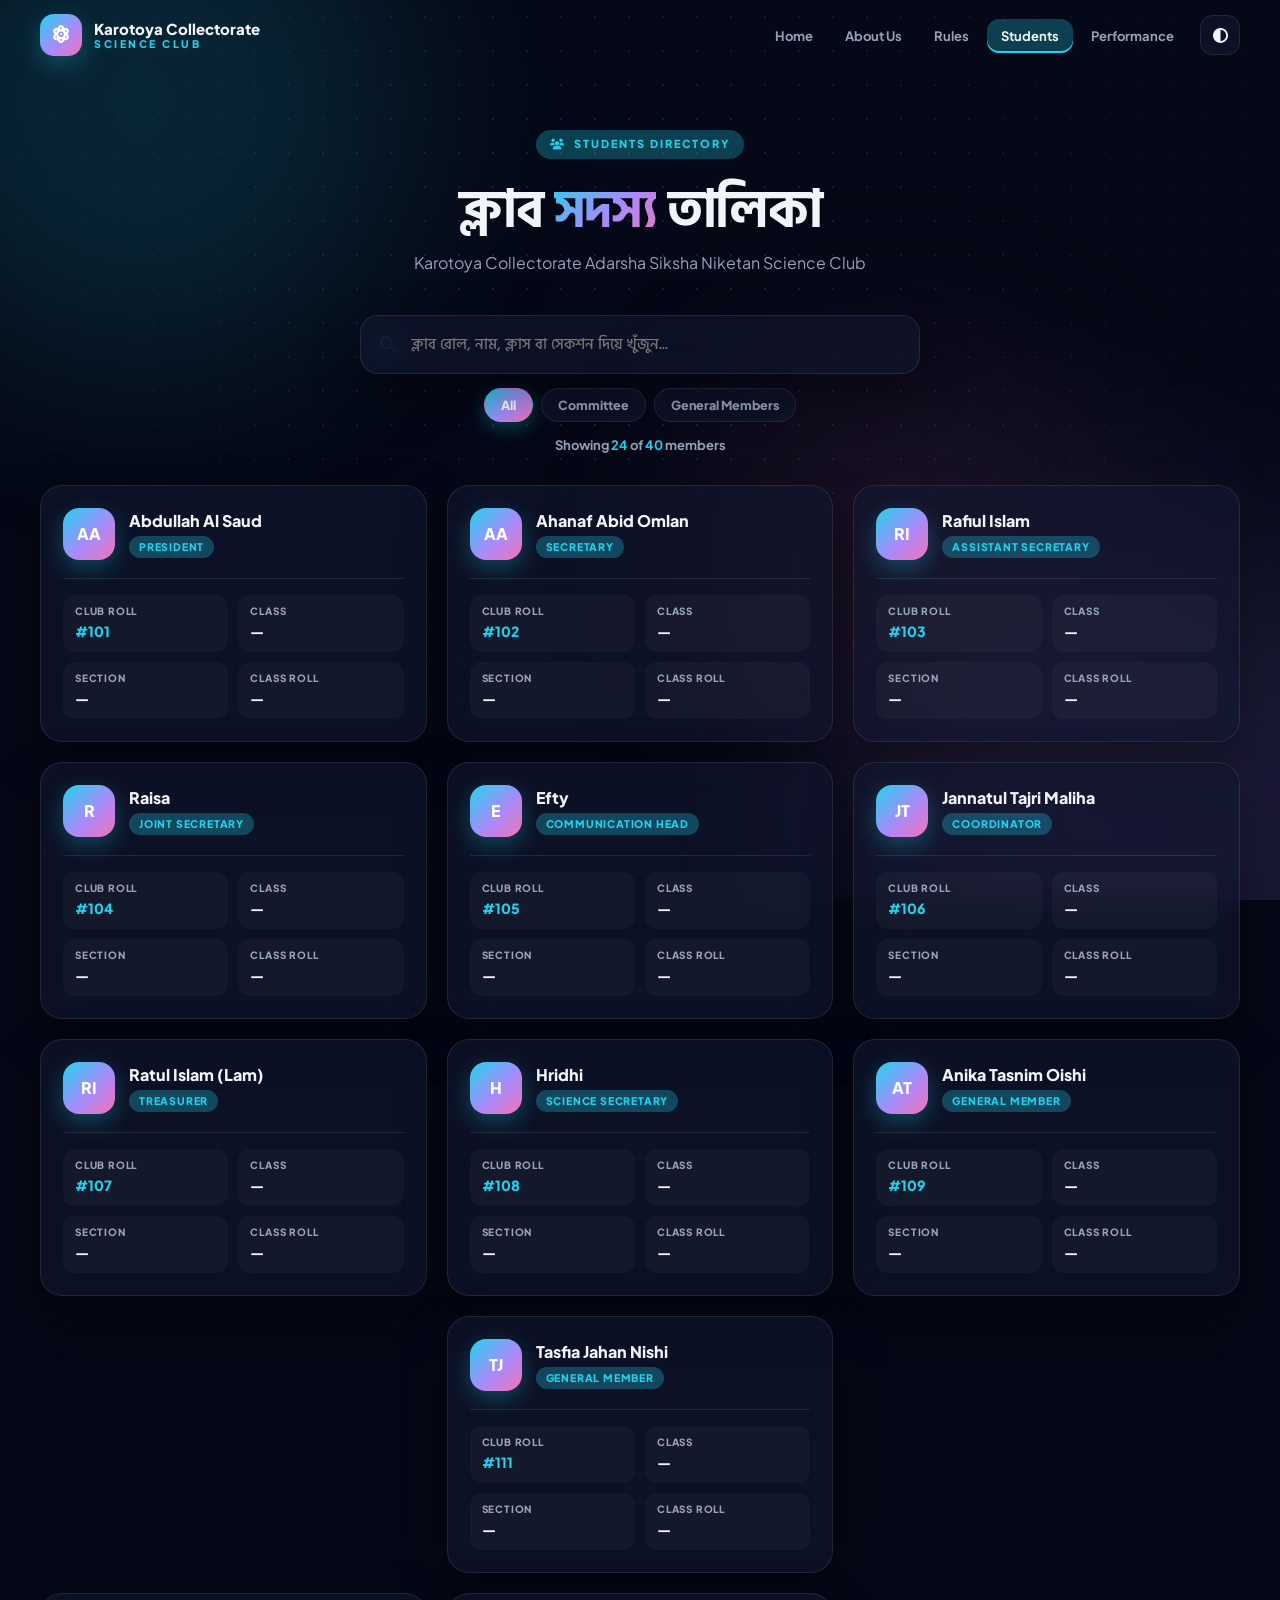
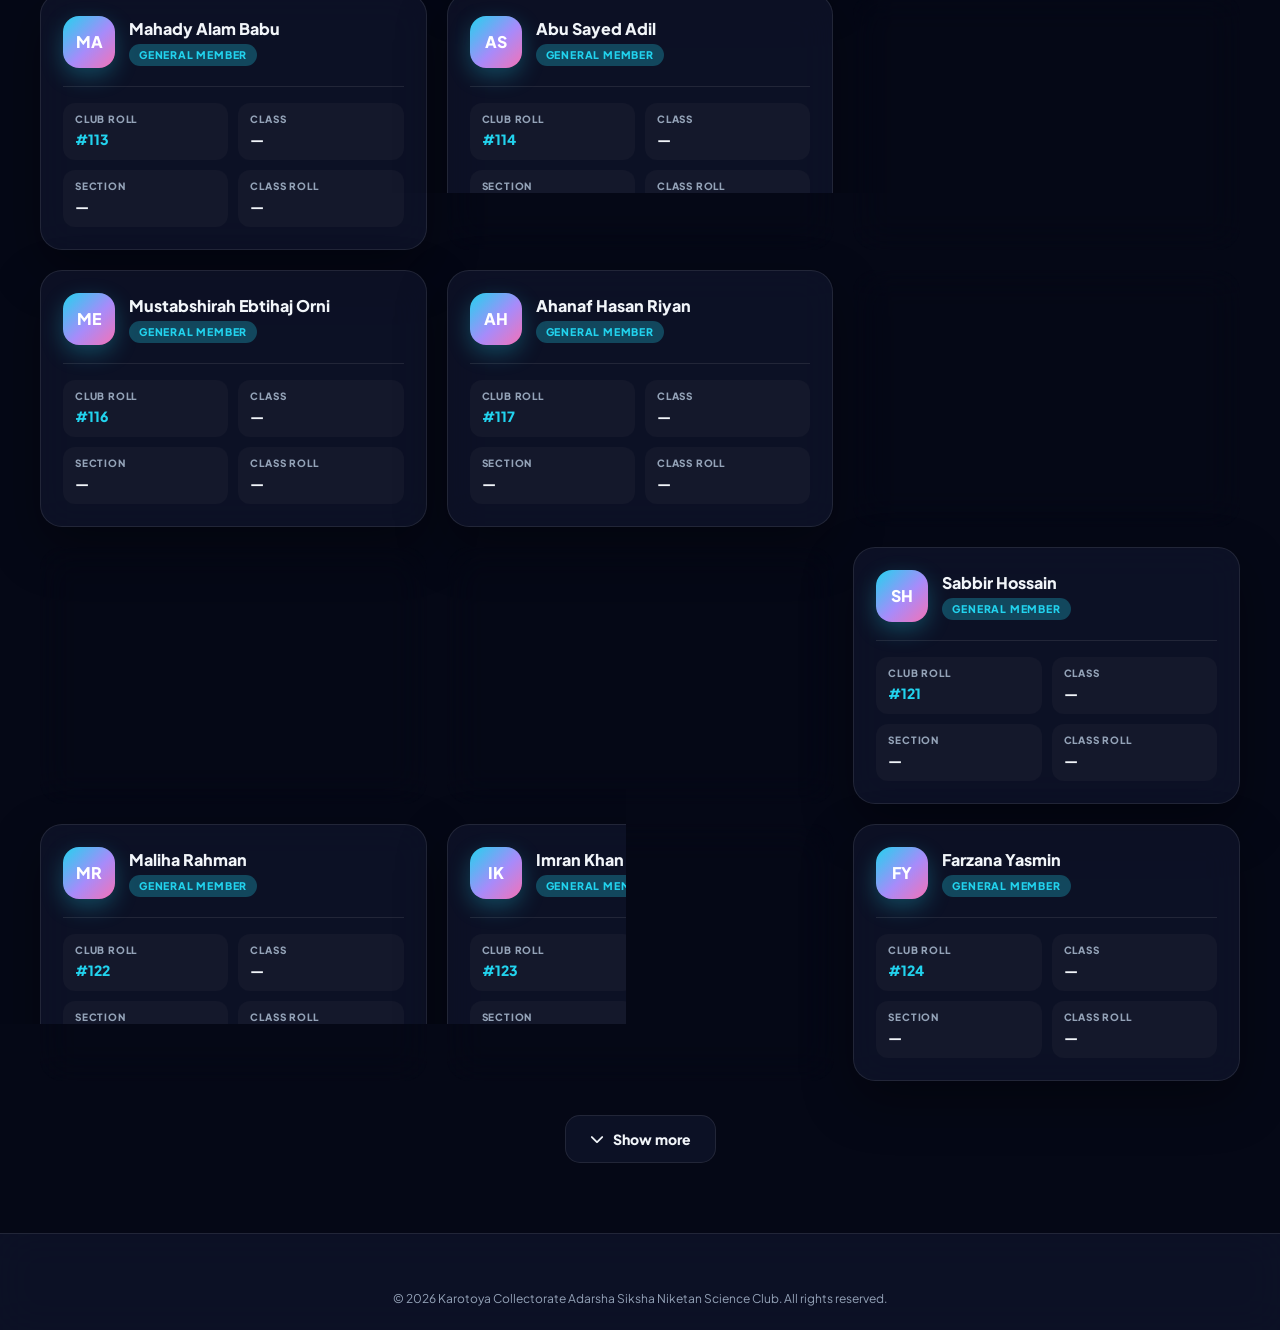
<file: students.html>
<!DOCTYPE html>
<html lang="en" data-theme="dark">
<head>
  <meta charset="UTF-8">
  <meta name="viewport" content="width=device-width, initial-scale=1.0">
  <title>Students Directory - Karotoya Collectorate Adarsha Siksha Niketan Science Club</title>
  <link rel="stylesheet" href="https://cdnjs.cloudflare.com/ajax/libs/font-awesome/6.4.0/css/all.min.css">
  <link href="https://fonts.googleapis.com/css2?family=Hind+Siliguri:wght@400;500;600;700&family=Plus+Jakarta+Sans:wght@400;500;600;700;800&display=swap" rel="stylesheet">
  <link rel="stylesheet" href="style.css">
  <style>
    body { font-family: 'Plus Jakarta Sans', 'Hind Siliguri', system-ui, sans-serif; }
    .page-hero h1 .bn { display: block; font-family: 'Hind Siliguri', 'Plus Jakarta Sans', sans-serif; }

    .search { position: relative; max-width: 560px; margin: 0 auto 14px; }
    .search i { position: absolute; left: 20px; top: 50%; transform: translateY(-50%); color: var(--primary); pointer-events: none; }
    .search input { width: 100%; font-family: 'Hind Siliguri', 'Plus Jakarta Sans', sans-serif; font-size: 15px; font-weight: 500; color: var(--text); background: var(--card); border: 1px solid var(--border); border-radius: 18px; padding: 16px 20px 16px 50px; outline: none; box-shadow: var(--shadow); backdrop-filter: blur(18px); -webkit-backdrop-filter: blur(18px); transition: border-color .2s, box-shadow .2s; }
    .search input:focus { border-color: var(--primary); box-shadow: 0 0 0 4px var(--glow); }
    .chips { display: flex; justify-content: center; gap: 8px; flex-wrap: wrap; margin-bottom: 14px; }
    .chip { font-family: inherit; font-size: 12.5px; font-weight: 800; color: var(--muted); background: var(--card); border: 1px solid var(--border); border-radius: 99px; padding: 8px 16px; cursor: pointer; transition: all .2s; }
    .chip:hover { border-color: var(--primary); color: var(--text); }
    .chip.on { background: var(--grad); color: #fff; border-color: transparent; box-shadow: 0 6px 18px var(--glow); }
    .count { text-align: center; font-size: 13px; font-weight: 700; color: var(--muted); margin-bottom: 30px; }
    .count b { color: var(--primary); }

    .members { display: grid; grid-template-columns: repeat(auto-fill, minmax(min(300px, 100%), 1fr)); gap: 20px; }
    .mcard { padding: 22px; position: relative; overflow: hidden; transition: transform .4s cubic-bezier(.16, 1, .3, 1), border-color .3s, box-shadow .4s; }
    .mcard::before { content: ''; position: absolute; top: 0; left: 0; right: 0; height: 3px; background: var(--grad); opacity: 0; transition: opacity .3s; }
    .mcard:hover { transform: translateY(-6px); border-color: var(--primary); box-shadow: 0 26px 50px var(--glow); }
    .mcard:hover::before { opacity: 1; }
    .mhead { display: flex; align-items: center; gap: 14px; margin-bottom: 18px; }
    .mavatar { width: 52px; height: 52px; border-radius: 16px; background: var(--grad); color: #fff; display: grid; place-items: center; font-weight: 800; font-size: 16px; flex: none; box-shadow: 0 8px 22px var(--glow); }
    .minfo { min-width: 0; }
    .minfo h3 { font-size: 16px; font-weight: 800; line-height: 1.25; overflow-wrap: anywhere; }
    .mrole { display: inline-block; margin-top: 5px; font-size: 10.5px; font-weight: 800; letter-spacing: .8px; text-transform: uppercase; color: var(--primary); background: var(--glow); padding: 3px 10px; border-radius: 99px; }
    .mdetails { display: grid; grid-template-columns: 1fr 1fr; gap: 10px; padding-top: 16px; border-top: 1px solid var(--border); }
    .mdetails div { background: rgba(127, 127, 127, .07); border-radius: 12px; padding: 9px 12px; }
    .mdetails small { display: block; font-size: 10px; font-weight: 800; letter-spacing: .8px; text-transform: uppercase; color: var(--muted); }
    .mdetails strong { font-size: 14px; font-weight: 800; }
    .mdetails .roll strong { color: var(--primary); }

    .more { text-align: center; margin: 34px 0 70px; }
    .none { grid-column: 1 / -1; text-align: center; color: var(--muted); padding: 50px 20px; font-family: 'Hind Siliguri', sans-serif; font-size: 15px; }
    @media (max-width: 600px) { .mcard { padding: 18px; } }
  </style>
</head>
<body>

  <div class="aurora"><div class="blob b1"></div><div class="blob b2"></div><div class="blob b3"></div></div>

  <header>
    <div class="nav-content">
      <a href="index.html" class="brand">
        <div class="logo"><i class="fas fa-atom"></i></div>
        <div class="brand-text"><b>Karotoya Collectorate</b><span>SCIENCE CLUB</span></div>
      </a>
      <div class="nav-right">
        <ul class="nav-links">
          <li><a href="index.html">Home</a></li>
          <li><a href="about.html">About Us</a></li>
          <li><a href="rules.html">Rules</a></li>
          <li><a href="students.html">Students</a></li>
          <li><a href="performance.html">Performance</a></li>
        </ul>
        <button class="icon-btn" onclick="toggleTheme()" title="Toggle theme" aria-label="Toggle theme"><i class="fas fa-circle-half-stroke"></i></button>
        <button class="icon-btn menu-btn" onclick="toggleMobileMenu()" aria-label="Menu"><i class="fas fa-bars" id="menuIcon"></i></button>
      </div>
    </div>
  </header>

  <nav class="mobile-panel" id="mobileNavPanel">
    <a href="index.html" onclick="toggleMobileMenu()">Home</a>
    <a href="about.html" onclick="toggleMobileMenu()">About Institution</a>
    <a href="rules.html" onclick="toggleMobileMenu()">Rules &amp; Regulations</a>
    <a href="students.html" onclick="toggleMobileMenu()">Registered Students</a>
    <a href="performance.html" onclick="toggleMobileMenu()">Performance &amp; Awards</a>
  </nav>

  <div class="page-hero wrap">
    <span class="eyebrow"><i class="fas fa-users"></i> Students Directory</span>
    <h1><span class="bn">ক্লাব <span class="grad-text">সদস্য</span> তালিকা</span></h1>
    <p>Karotoya Collectorate Adarsha Siksha Niketan Science Club</p>
  </div>

  <main class="wrap">
    <div class="search">
      <i class="fas fa-search"></i>
      <input type="text" id="searchInput" placeholder="ক্লাব রোল, নাম, ক্লাস বা সেকশন দিয়ে খুঁজুন..." aria-label="Search members" autocomplete="off">
    </div>
    <div class="chips" id="chips">
      <button class="chip on" data-f="all">All</button>
      <button class="chip" data-f="committee">Committee</button>
      <button class="chip" data-f="general">General Members</button>
    </div>
    <div class="count" id="count"></div>

    <div id="membersContainer" class="members"></div>
    <div class="more"><button class="btn btn-ghost" id="moreBtn" style="display:none"><i class="fas fa-chevron-down"></i> Show more</button></div>
  </main>

  <footer>
    <div class="foot-bottom" style="border-top:0;padding-top:0">&copy; 2026 Karotoya Collectorate Adarsha Siksha Niketan Science Club. All rights reserved.</div>
  </footer>

  <script src="app.js"></script>
  <script>
    /* ===== EDIT MEMBERS HERE (replace "—" with real class / section / roll) ===== */
   var membersList = [
  /* Committee */
  { clubRoll: "101", name: "Abdullah Al Saud", class: "—", section: "—", classRoll: "—", role: "President" },
  { clubRoll: "102", name: "Ahanaf Abid Omlan", class: "—", section: "—", classRoll: "—", role: "Secretary" },
  { clubRoll: "103", name: "Rafiul Islam", class: "—", section: "—", classRoll: "—", role: "Assistant Secretary" },
  { clubRoll: "104", name: "Raisa", class: "—", section: "—", classRoll: "—", role: "Joint Secretary" },
  { clubRoll: "105", name: "Efty", class: "—", section: "—", classRoll: "—", role: "Communication Head" },
  { clubRoll: "106", name: "Jannatul Tajri Maliha", class: "—", section: "—", classRoll: "—", role: "Coordinator" },
  { clubRoll: "107", name: "Ratul Islam (Lam)", class: "—", section: "—", classRoll: "—", role: "Treasurer" },
  { clubRoll: "108", name: "Hridhi", class: "—", section: "—", classRoll: "—", role: "Science Secretary" },

  /* General members */
  { clubRoll: "109", name: "Anika Tasnim Oishi", class: "—", section: "—", classRoll: "—", role: "General Member" },   
  { clubRoll: "110", name: "Ridwan Prodhan", class: "Class 8", section: "Boys-2", classRoll: "01", role: "General Member" },
  { clubRoll: "111", name: "Tasfia Jahan Nishi", class: "—", section: "—", classRoll: "—", role: "General Member" },
  { clubRoll: "112", name: "Abid Hasan", class: "—", section: "—", classRoll: "—", role: "General Member" },
  { clubRoll: "113", name: "Mahady Alam Babu", class: "—", section: "—", classRoll: "—", role: "General Member" },
  { clubRoll: "114", name: "Abu Sayed Adil", class: "—", section: "—", classRoll: "—", role: "General Member" },
  { clubRoll: "115", name: "Tomalika Roy", class: "—", section: "—", classRoll: "—", role: "General Member" },
  { clubRoll: "116", name: "Mustabshirah Ebtihaj Orni", class: "—", section: "—", classRoll: "—", role: "General Member" },
  { clubRoll: "117", name: "Ahanaf Hasan Riyan", class: "—", section: "—", classRoll: "—", role: "General Member" },
  { clubRoll: "118", name: "Nadia Mahjabin Bushra", class: "—", section: "—", classRoll: "—", role: "General Member" },
  { clubRoll: "119", name: "Al Monin", class: "—", section: "—", classRoll: "—", role: "General Member" },
  { clubRoll: "120", name: "Rita Moni", class: "—", section: "—", classRoll: "—", role: "General Member" },

  /* Sample names (placeholders) - replace with real members */
  { clubRoll: "121", name: "Sabbir Hossain", class: "—", section: "—", classRoll: "—", role: "General Member" },
  { clubRoll: "122", name: "Maliha Rahman", class: "—", section: "—", classRoll: "—", role: "General Member" },
  { clubRoll: "123", name: "Imran Khan", class: "—", section: "—", classRoll: "—", role: "General Member" },
  { clubRoll: "124", name: "Farzana Yasmin", class: "—", section: "—", classRoll: "—", role: "General Member" },
  { clubRoll: "125", name: "Tahsin Ahmed", class: "—", section: "—", classRoll: "—", role: "General Member" },
  { clubRoll: "126", name: "Sharmin Sultana", class: "—", section: "—", classRoll: "—", role: "General Member" },
  { clubRoll: "127", name: "Nayeem Uddin", class: "—", section: "—", classRoll: "—", role: "General Member" },
  { clubRoll: "128", name: "Jarin Tasnim", class: "—", section: "—", classRoll: "—", role: "General Member" },
  { clubRoll: "129", name: "Rafi Chowdhury", class: "—", section: "—", classRoll: "—", role: "General Member" },
  { clubRoll: "130", name: "Mim Akter", class: "—", section: "—", classRoll: "—", role: "General Member" },
  { clubRoll: "131", name: "Shakib Al Hasan", class: "—", section: "—", classRoll: "—", role: "General Member" },
  { clubRoll: "132", name: "Lamia Islam", class: "—", section: "—", classRoll: "—", role: "General Member" },
  { clubRoll: "133", name: "Zubayer Ahmed", class: "—", section: "—", classRoll: "—", role: "General Member" },
  { clubRoll: "133", name: "Anika Rahman", class: "—", section: "—", classRoll: "—", role: "General Member" },
  { clubRoll: "134", name: "Tamim Iqbal", class: "—", section: "—", classRoll: "—", role: "General Member" },
  { clubRoll: "135", name: "Sadiya Noor", class: "—", section: "—", classRoll: "—", role: "General Member" },
  { clubRoll: "136", name: "Fahad Hossain", class: "—", section: "—", classRoll: "—", role: "General Member" },
  { clubRoll: "137", name: "Nafisa Karim", class: "—", section: "—", classRoll: "—", role: "General Member" },
  { clubRoll: "138", name: "Arif Mahmud", class: "—", section: "—", classRoll: "—", role: "General Member" },
  { clubRoll: "139", name: "Humayra Khanam", class: "—", section: "—", classRoll: "—", role: "General Member" },
  
];

    var PAGE = 24;          // cards shown at a time
    var shown = PAGE;
    var current = membersList;

    function esc(s) { var d = document.createElement('div'); d.textContent = s == null ? '' : s; return d.innerHTML; }

    function initials(name) {
      return String(name).trim().split(/\s+/).map(function (n) { return n.charAt(0); }).join('').substring(0, 2).toUpperCase() || '?';
    }

    function card(m) {
      return '<div class="mcard glass">' +
        '<div class="mhead"><div class="mavatar">' + esc(initials(m.name)) + '</div>' +
        '<div class="minfo"><h3>' + esc(m.name) + '</h3><span class="mrole">' + esc(m.role) + '</span></div></div>' +
        '<div class="mdetails">' +
          '<div class="roll"><small>Club Roll</small><strong>#' + esc(m.clubRoll) + '</strong></div>' +
          '<div><small>Class</small><strong>' + esc(m.class) + '</strong></div>' +
          '<div><small>Section</small><strong>' + esc(m.section) + '</strong></div>' +
          '<div><small>Class Roll</small><strong>' + esc(m.classRoll) + '</strong></div>' +
        '</div></div>';
    }

    function render() {
      var box = document.getElementById('membersContainer');
      var more = document.getElementById('moreBtn');
      document.getElementById('count').innerHTML = 'Showing <b>' + Math.min(shown, current.length) + '</b> of <b>' + current.length + '</b> members';
      if (!current.length) {
        box.innerHTML = '<p class="none">কোনো শিক্ষার্থী খুঁজে পাওয়া যায়নি।</p>';
        more.style.display = 'none';
        return;
      }
      box.innerHTML = current.slice(0, shown).map(card).join('');
      more.style.display = shown < current.length ? 'inline-flex' : 'none';
    }

    var group = 'all';
    function isCommittee(m) { return m.role !== 'General Member'; }

    function filter() {
      var q = document.getElementById('searchInput').value.trim().toLowerCase();
      current = membersList.filter(function (m) {
        if (group === 'committee' && !isCommittee(m)) return false;
        if (group === 'general' && isCommittee(m)) return false;
        return !q || [m.clubRoll, m.name, m.class, m.section, m.classRoll, m.role].some(function (v) { return String(v).toLowerCase().indexOf(q) !== -1; });
      });
      shown = PAGE;
      render();
    }

    document.getElementById('searchInput').addEventListener('input', filter);
    document.getElementById('chips').addEventListener('click', function (e) {
      var b = e.target.closest('.chip'); if (!b) return;
      group = b.getAttribute('data-f');
      document.querySelectorAll('#chips .chip').forEach(function (c) { c.classList.toggle('on', c === b); });
      filter();
    });
    document.getElementById('moreBtn').addEventListener('click', function () { shown += PAGE; render(); });
    render();
  </script>
</body>
</html>
</file>
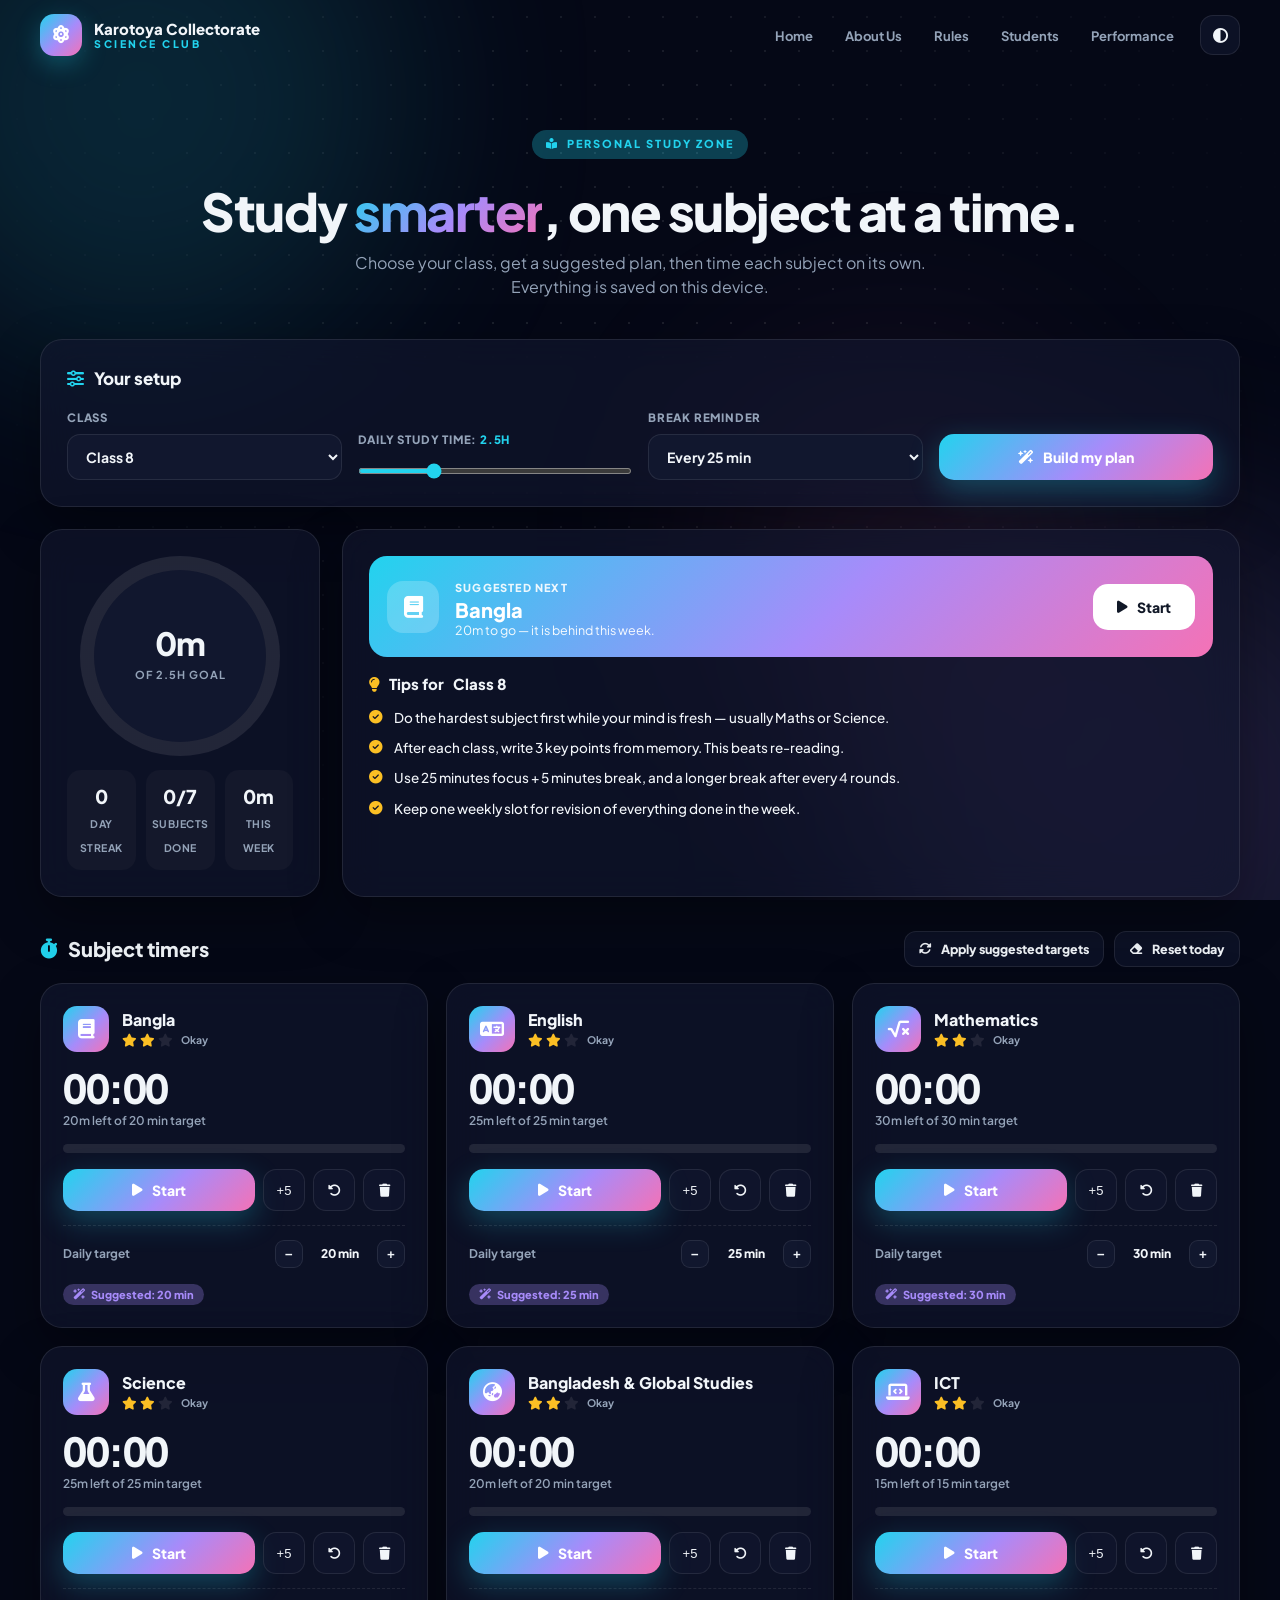
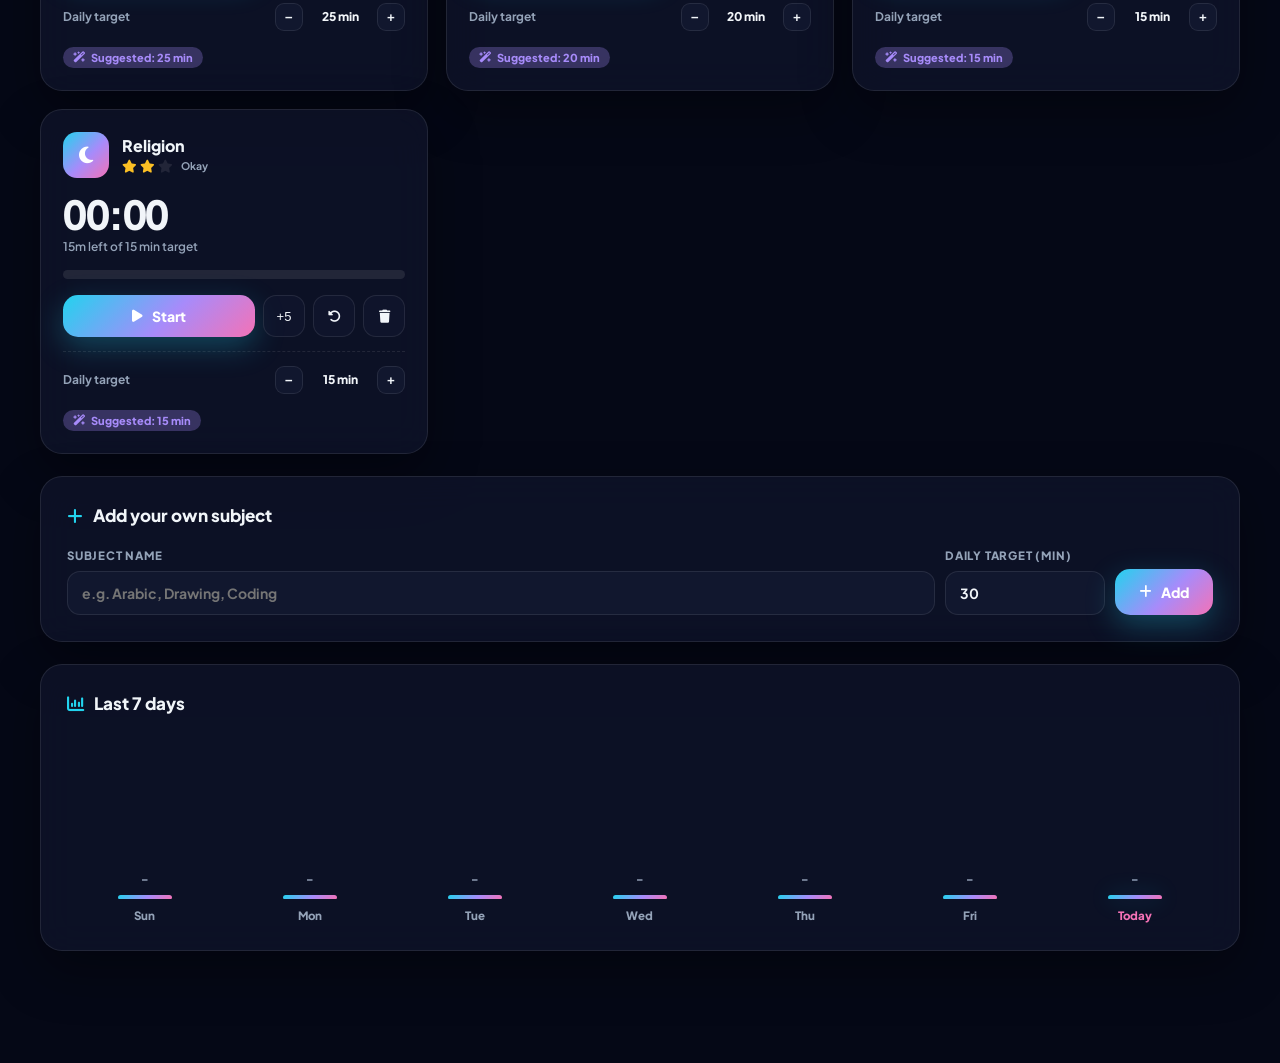
<file: study.html>
<!DOCTYPE html>
<html lang="en" data-theme="dark">
<head>
  <meta charset="UTF-8">
  <meta name="viewport" content="width=device-width, initial-scale=1.0">
  <title>Study Zone — KCASN Science Club</title>
  <link rel="stylesheet" href="https://cdnjs.cloudflare.com/ajax/libs/font-awesome/6.4.0/css/all.min.css">
  <link href="https://fonts.googleapis.com/css2?family=Plus+Jakarta+Sans:wght@400;500;600;700;800&display=swap" rel="stylesheet">
  <link rel="stylesheet" href="style.css">
</head>
<body>

  <div class="aurora"><div class="blob b1"></div><div class="blob b2"></div><div class="blob b3"></div></div>

  <header>
    <div class="nav-content">
      <a href="index.html" class="brand">
        <div class="logo"><i class="fas fa-atom"></i></div>
        <div class="brand-text"><b>Karotoya Collectorate</b><span>SCIENCE CLUB</span></div>
      </a>
      <div class="nav-right">
        <ul class="nav-links">
          <li><a href="index.html">Home</a></li>
          <li><a href="about.html">About Us</a></li>
          <li><a href="rules.html">Rules</a></li>
          <li><a href="students.html">Students</a></li>
          <li><a href="performance.html">Performance</a></li>
        </ul>
        <button class="icon-btn" onclick="toggleTheme()" title="Toggle theme" aria-label="Toggle theme"><i class="fas fa-circle-half-stroke"></i></button>
        <button class="icon-btn menu-btn" onclick="toggleMobileMenu()" aria-label="Menu"><i class="fas fa-bars" id="menuIcon"></i></button>
      </div>
    </div>
  </header>

  <nav class="mobile-panel" id="mobileNavPanel">
    <a href="index.html" onclick="toggleMobileMenu()">Home</a>
    <a href="about.html" onclick="toggleMobileMenu()">About Institution</a>
    <a href="rules.html" onclick="toggleMobileMenu()">Rules &amp; Regulations</a>
    <a href="students.html" onclick="toggleMobileMenu()">Registered Students</a>
    <a href="performance.html" onclick="toggleMobileMenu()">Performance &amp; Awards</a>
  </nav>

  <div class="page-hero wrap">
    <span class="eyebrow"><i class="fas fa-book-open-reader"></i> Personal Study Zone</span>
    <h1>Study <span class="grad-text">smarter</span>, one subject at a time.</h1>
    <p>Choose your class, get a suggested plan, then time each subject on its own. Everything is saved on this device.</p>
  </div>

  <main class="wrap" style="padding-bottom:90px">

    <!-- SETUP -->
    <div class="panel glass reveal" id="setupPanel">
      <h3><i class="fas fa-sliders"></i> Your setup</h3>
      <div class="setup-grid">
        <div class="field">
          <label for="classSel">Class</label>
          <select id="classSel">
            <option value="3">Class 3</option><option value="4">Class 4</option><option value="5">Class 5</option>
            <option value="6">Class 6</option><option value="7">Class 7</option><option value="8">Class 8</option>
            <option value="9">Class 9</option><option value="10">Class 10</option>
          </select>
        </div>
        <div class="field" id="groupField" style="display:none">
          <label for="groupSel">Group</label>
          <select id="groupSel">
            <option value="science">Science</option>
            <option value="humanities">Humanities</option>
            <option value="business">Business Studies</option>
          </select>
        </div>
        <div class="field">
          <label for="hoursRange">Daily study time: <span class="range-val" id="hoursVal">3h</span></label>
          <input type="range" id="hoursRange" min="0.5" max="8" step="0.5" value="3">
        </div>
        <div class="field">
          <label for="focusSel">Break reminder</label>
          <select id="focusSel">
            <option value="0">Off</option><option value="20">Every 20 min</option><option value="25">Every 25 min</option>
            <option value="30">Every 30 min</option><option value="40">Every 40 min</option><option value="50">Every 50 min</option>
          </select>
        </div>
        <button class="btn btn-primary" id="buildBtn"><i class="fas fa-wand-magic-sparkles"></i> Build my plan</button>
      </div>
    </div>

    <!-- OVERVIEW -->
    <div class="overview">
      <div class="big-ring-card glass reveal">
        <div class="big-ring" id="bigRing"><div><b id="ringTime">0m</b><small id="ringSub">of 3h goal</small></div></div>
        <div class="mini-stats">
          <div><b id="statStreak">0</b><small>Day streak</small></div>
          <div><b id="statDone">0/0</b><small>Subjects done</small></div>
          <div><b id="statWeek">0h</b><small>This week</small></div>
        </div>
      </div>

      <div class="suggest-card glass reveal">
        <div class="next-up" id="nextUp"></div>
        <div>
          <h3 style="font-size:15px;font-weight:800;margin-bottom:12px;display:flex;gap:9px;align-items:center"><i class="fas fa-lightbulb" style="color:var(--warn)"></i> Tips for <span id="tipsFor">your class</span></h3>
          <ul class="tips" id="tipsList"></ul>
        </div>
      </div>
    </div>

    <!-- SUBJECTS -->
    <div class="subj-head">
      <h3><i class="fas fa-stopwatch"></i> Subject timers</h3>
      <div style="display:flex;gap:10px;flex-wrap:wrap">
        <button class="btn btn-ghost btn-sm" id="applySugBtn"><i class="fas fa-rotate"></i> Apply suggested targets</button>
        <button class="btn btn-ghost btn-sm" id="resetDayBtn"><i class="fas fa-eraser"></i> Reset today</button>
      </div>
    </div>
    <div class="subjects" id="subjects"></div>

    <!-- ADD SUBJECT -->
    <div class="panel glass reveal" style="margin-top:22px">
      <h3><i class="fas fa-plus"></i> Add your own subject</h3>
      <form class="add-form" id="addForm">
        <div class="field"><label for="newName">Subject name</label><input type="text" id="newName" maxlength="28" placeholder="e.g. Arabic, Drawing, Coding" required></div>
        <div class="field" style="max-width:160px"><label for="newMin">Daily target (min)</label><input type="number" id="newMin" min="5" max="480" step="5" value="30"></div>
        <button class="btn btn-primary" type="submit"><i class="fas fa-plus"></i> Add</button>
      </form>
    </div>

    <!-- WEEKLY -->
    <div class="panel glass reveal">
      <h3><i class="fas fa-chart-column"></i> Last 7 days</h3>
      <div class="chart" id="chart"></div>
    </div>
  </main>

  <script src="app.js"></script>
  <script>
  (function () {
    'use strict';

    /* ---------- Subject catalog (weight = how much of your daily time it should get) ---------- */
    var C = {
      bangla:   { name: 'Bangla', icon: 'book', w: 1.0 },
      english:  { name: 'English', icon: 'language', w: 1.1 },
      math:     { name: 'Mathematics', icon: 'square-root-variable', w: 1.3 },
      science:  { name: 'Science', icon: 'flask', w: 1.2 },
      bgs:      { name: 'Bangladesh & Global Studies', icon: 'earth-asia', w: 0.9 },
      religion: { name: 'Religion', icon: 'moon', w: 0.6 },
      ict:      { name: 'ICT', icon: 'laptop-code', w: 0.6 },
      physics:  { name: 'Physics', icon: 'atom', w: 1.2 },
      chem:     { name: 'Chemistry', icon: 'vial', w: 1.2 },
      bio:      { name: 'Biology', icon: 'dna', w: 1.1 },
      hmath:    { name: 'Higher Mathematics', icon: 'infinity', w: 1.0 },
      history:  { name: 'History & Civilization', icon: 'landmark', w: 1.0 },
      geo:      { name: 'Geography & Environment', icon: 'globe', w: 0.9 },
      civics:   { name: 'Civics & Citizenship', icon: 'scale-balanced', w: 0.9 },
      econ:     { name: 'Economics', icon: 'chart-line', w: 1.0 },
      account:  { name: 'Accounting', icon: 'calculator', w: 1.2 },
      finance:  { name: 'Finance & Banking', icon: 'building-columns', w: 1.0 },
      biz:      { name: 'Business Entrepreneurship', icon: 'briefcase', w: 1.0 }
    };

    function bandOf(cls) { return cls <= 5 ? 'primary' : cls <= 8 ? 'middle' : 'secondary'; }

    function keysFor(cls, group) {
      var b = bandOf(cls);
      if (b === 'primary') return ['bangla', 'english', 'math', 'science', 'bgs', 'religion'];
      if (b === 'middle') return ['bangla', 'english', 'math', 'science', 'bgs', 'ict', 'religion'];
      if (group === 'humanities') return ['bangla', 'english', 'math', 'history', 'geo', 'civics', 'econ', 'ict', 'religion'];
      if (group === 'business') return ['bangla', 'english', 'math', 'account', 'finance', 'biz', 'ict', 'religion'];
      return ['bangla', 'english', 'math', 'physics', 'chem', 'bio', 'hmath', 'ict', 'bgs', 'religion'];
    }

    var DEFAULT_HOURS = { primary: 1.5, middle: 2.5, secondary: 4 };
    var DEFAULT_FOCUS = { primary: 20, middle: 25, secondary: 40 };

    var TIPS = {
      primary: [
        'Short sessions work best: 20 minutes of study, then a 5-minute stretch.',
        'Read aloud and practise handwriting daily — Bangla and English both improve fast.',
        'Do 5–10 maths sums every day instead of a big batch before exams.',
        'Sleep early; a rested brain remembers far more.'
      ],
      middle: [
        'Do the hardest subject first while your mind is fresh — usually Maths or Science.',
        'After each class, write 3 key points from memory. This beats re-reading.',
        'Use 25 minutes focus + 5 minutes break, and a longer break after every 4 rounds.',
        'Keep one weekly slot for revision of everything done in the week.'
      ],
      secondary: [
        'Start with your weakest subject for 30–40 minutes while you are fresh.',
        'Practise past questions and model tests — active recall beats passive reading.',
        'Make formula and definition sheets for Physics, Chemistry and Maths; revise them daily.',
        'Plan 1 full revision day each week and track mistakes in a notebook.'
      ]
    };

    /* ---------- State ---------- */
    var KEY = 'kcasn_study_v1';
    var S = load();

    function todayKey() {
      var d = new Date();
      return d.getFullYear() + '-' + String(d.getMonth() + 1).padStart(2, '0') + '-' + String(d.getDate()).padStart(2, '0');
    }

    function load() {
      try {
        var raw = localStorage.getItem(KEY);
        if (raw) { var o = JSON.parse(raw); if (o && o.subjects) return o; }
      } catch (e) {}
      return null;
    }
    function save() { try { localStorage.setItem(KEY, JSON.stringify(S)); } catch (e) {} }

    function uid() { return 's' + Date.now().toString(36) + Math.random().toString(36).slice(2, 6); }

    /* Build suggestion: minutes per subject from weights, adjusted by confidence (1 = weak → more time) */
    function suggestMinutes(subjects, totalMin) {
      var ws = subjects.map(function (s) { return (s.w || 1) * (1 + (3 - (s.conf || 2)) * 0.35); });
      var sum = ws.reduce(function (a, b) { return a + b; }, 0) || 1;
      return ws.map(function (w) { return Math.max(5, Math.round((totalMin * w / sum) / 5) * 5); });
    }

    function buildPlan(cls, group, hours, focus) {
      var keys = keysFor(cls, group);
      var subs = keys.map(function (k) { return { id: uid(), key: k, name: C[k].name, icon: C[k].icon, w: C[k].w, conf: 2, target: 30 }; });
      var mins = suggestMinutes(subs, hours * 60);
      subs.forEach(function (s, i) { s.target = mins[i]; });
      return { cls: cls, group: group, hours: hours, focus: focus, subjects: subs, logs: {}, running: null };
    }

    if (!S) {
      S = buildPlan(8, 'science', DEFAULT_HOURS.middle, DEFAULT_FOCUS.middle);
      save();
    }

    /* ---------- Time helpers ---------- */
    function nowSec() { return Date.now() / 1000; }
    function logFor(day) { if (!S.logs[day]) S.logs[day] = {}; return S.logs[day]; }

    function studiedToday(id) {
      var base = (S.logs[todayKey()] && S.logs[todayKey()][id]) || 0;
      if (S.running && S.running.id === id) base += Math.max(0, nowSec() - S.running.start);
      return base;
    }
    function totalOn(day) {
      var l = S.logs[day] || {}, t = 0;
      Object.keys(l).forEach(function (k) { t += l[k]; });
      return t;
    }
    function totalToday() {
      var t = totalOn(todayKey());
      if (S.running) t += Math.max(0, nowSec() - S.running.start);
      return t;
    }
    function fmtClock(sec) {
      sec = Math.floor(sec);
      var h = Math.floor(sec / 3600), m = Math.floor((sec % 3600) / 60), s = sec % 60;
      var mm = String(m).padStart(2, '0'), ss = String(s).padStart(2, '0');
      return h > 0 ? h + ':' + mm + ':' + ss : mm + ':' + ss;
    }
    function fmtShort(sec) {
      var m = Math.round(sec / 60);
      if (m < 60) return m + 'm';
      var h = Math.floor(m / 60), r = m % 60;
      return h + 'h' + (r ? ' ' + r + 'm' : '');
    }
    function esc(s) { var d = document.createElement('div'); d.textContent = s; return d.innerHTML; }

    /* Commit running time to the log (when pausing / switching) */
    function commitRunning() {
      if (!S.running) return;
      var el = Math.max(0, nowSec() - S.running.start);
      var l = logFor(todayKey());
      l[S.running.id] = (l[S.running.id] || 0) + el;
      S.running = null;
    }

    function startSubject(id) {
      if (S.running && S.running.id === id) return;
      commitRunning();
      S.running = { id: id, start: nowSec(), lastBreak: 0 };
      save(); renderSubjects(); updateLive();
      var s = findSub(id);
      showToast('Timer started: ' + (s ? s.name : ''));
    }
    function pauseSubject() {
      if (!S.running) return;
      var id = S.running.id;
      commitRunning(); save(); renderSubjects(); updateLive();
      var s = findSub(id);
      showToast('Paused ' + (s ? s.name : '') + ' — nice work!');
    }
    function findSub(id) { return S.subjects.filter(function (s) { return s.id === id; })[0]; }

    /* ---------- Streak / week ---------- */
    function dayKeyOffset(off) {
      var d = new Date(); d.setDate(d.getDate() - off);
      return d.getFullYear() + '-' + String(d.getMonth() + 1).padStart(2, '0') + '-' + String(d.getDate()).padStart(2, '0');
    }
    function streak() {
      var n = 0, off = 0;
      var t = totalToday();
      if (t < 60) off = 1; // today not started yet shouldn't break streak
      for (; off < 400; off++) {
        if (totalOn(dayKeyOffset(off)) + (off === 0 && S.running ? Math.max(0, nowSec() - S.running.start) : 0) >= 60) n++;
        else break;
      }
      return n;
    }
    function weekSec(id) {
      var t = 0;
      for (var i = 0; i < 7; i++) {
        var l = S.logs[dayKeyOffset(i)];
        if (l) { if (id) t += l[id] || 0; else Object.keys(l).forEach(function (k) { t += l[k]; }); }
      }
      if (S.running && (!id || id === S.running.id)) t += Math.max(0, nowSec() - S.running.start);
      return t;
    }

    /* ---------- Smart suggestion for "next up" ---------- */
    function pickNext() {
      var best = null, bestScore = -1;
      S.subjects.forEach(function (s) {
        var remaining = Math.max(0, s.target * 60 - studiedToday(s.id));
        if (remaining <= 0) return;
        var weekRatio = weekSec(s.id) / Math.max(1, s.target * 60 * 7); // how much of the weekly goal is done
        var score = remaining / (s.target * 60) * 1.0 + (1 - Math.min(1, weekRatio)) * 0.8 + (3 - (s.conf || 2)) * 0.25;
        if (score > bestScore) { bestScore = score; best = { s: s, remaining: remaining, weekRatio: weekRatio }; }
      });
      return best;
    }

    /* ---------- Rendering ---------- */
    var el = {
      classSel: document.getElementById('classSel'),
      groupSel: document.getElementById('groupSel'),
      groupField: document.getElementById('groupField'),
      hoursRange: document.getElementById('hoursRange'),
      hoursVal: document.getElementById('hoursVal'),
      focusSel: document.getElementById('focusSel'),
      subjects: document.getElementById('subjects'),
      bigRing: document.getElementById('bigRing')
    };

    function fmtHours(h) { return (h % 1 === 0 ? h : h.toFixed(1)) + 'h'; }

    function syncSetup() {
      el.classSel.value = String(S.cls);
      el.groupSel.value = S.group || 'science';
      el.groupField.style.display = S.cls >= 9 ? '' : 'none';
      el.hoursRange.value = S.hours;
      el.hoursVal.textContent = fmtHours(+S.hours);
      el.focusSel.value = String(S.focus || 0);
    }

    function renderTips() {
      var b = bandOf(S.cls);
      document.getElementById('tipsFor').textContent = 'Class ' + S.cls;
      document.getElementById('tipsList').innerHTML = TIPS[b].map(function (t) { return '<li><i class="fas fa-circle-check"></i><span>' + esc(t) + '</span></li>'; }).join('');
    }

    function starsHtml(s) {
      var labels = ['', 'Needs work', 'Okay', 'Strong'];
      var out = '<div class="stars" title="How confident are you? Weaker subjects get more suggested time">';
      for (var i = 1; i <= 3; i++) out += '<button data-act="conf" data-id="' + s.id + '" data-v="' + i + '" class="' + ((s.conf || 2) >= i ? 'on' : '') + '" aria-label="Confidence ' + i + '"><i class="fas fa-star"></i></button>';
      return out + '<span class="stars-label">' + labels[s.conf || 2] + '</span></div>';
    }

    function renderSubjects() {
      if (!S.subjects.length) {
        el.subjects.innerHTML = '<div class="empty-state glass" style="grid-column:1/-1"><i class="fas fa-book-open"></i>No subjects yet. Build a plan above or add your own subject.</div>';
        return;
      }
      var sug = suggestMinutes(S.subjects, S.hours * 60);
      el.subjects.innerHTML = S.subjects.map(function (s, i) {
        var running = S.running && S.running.id === s.id;
        return '<div class="subj glass' + (running ? ' running' : '') + '" data-id="' + s.id + '">' +
          '<div class="subj-top"><div class="subj-ic"><i class="fas fa-' + esc(s.icon || 'book') + '"></i></div>' +
          '<div><h4>' + esc(s.name) + '</h4>' + starsHtml(s) + '</div></div>' +
          '<div class="clock" data-clock="' + s.id + '">00:00</div>' +
          '<div class="clock-sub" data-sub="' + s.id + '"></div>' +
          '<div class="bar"><i data-bar="' + s.id + '"></i></div>' +
          '<div class="subj-actions">' +
            (running
              ? '<button class="btn btn-ghost" data-act="pause"><i class="fas fa-pause"></i> Pause</button>'
              : '<button class="btn btn-primary" data-act="start" data-id="' + s.id + '"><i class="fas fa-play"></i> Start</button>') +
            '<button class="icon-btn" data-act="add5" data-id="' + s.id + '" title="Add 5 minutes manually">+5</button>' +
            '<button class="icon-btn" data-act="clear" data-id="' + s.id + '" title="Reset today for this subject"><i class="fas fa-rotate-left"></i></button>' +
            '<button class="icon-btn" data-act="remove" data-id="' + s.id + '" title="Remove subject"><i class="fas fa-trash"></i></button>' +
          '</div>' +
          '<div class="target-row"><span>Daily target</span><div class="stepper">' +
            '<button data-act="tminus" data-id="' + s.id + '" aria-label="Less">−</button><span>' + s.target + ' min</span>' +
            '<button data-act="tplus" data-id="' + s.id + '" aria-label="More">+</button></div></div>' +
          '<div style="margin-top:12px"><button class="sug-chip" data-act="usesug" data-id="' + s.id + '" data-v="' + sug[i] + '"><i class="fas fa-wand-magic-sparkles"></i> Suggested: ' + sug[i] + ' min</button></div>' +
        '</div>';
      }).join('');
      updateLive();
    }

    function updateLive() {
      var goalSec = S.hours * 3600;
      var tot = totalToday();
      var pct = Math.min(100, goalSec ? tot / goalSec * 100 : 0);
      el.bigRing.style.setProperty('--p', pct.toFixed(1));
      el.bigRing.classList.toggle('complete', pct >= 100);
      document.getElementById('ringTime').textContent = fmtShort(tot);
      document.getElementById('ringSub').textContent = pct >= 100 ? 'goal reached 🎉' : 'of ' + fmtHours(+S.hours) + ' goal';

      var done = 0;
      S.subjects.forEach(function (s) {
        var sec = studiedToday(s.id), tsec = s.target * 60;
        var card = el.subjects.querySelector('.subj[data-id="' + s.id + '"]');
        var isDone = sec >= tsec;
        if (isDone) done++;
        if (!card) return;
        card.classList.toggle('done', isDone);
        card.querySelector('[data-clock]').textContent = fmtClock(sec);
        var rem = Math.max(0, tsec - sec);
        card.querySelector('[data-sub]').textContent = isDone ? 'Target complete — great job!' : fmtShort(rem) + ' left of ' + s.target + ' min target';
        card.querySelector('[data-bar]').style.width = Math.min(100, tsec ? sec / tsec * 100 : 0) + '%';
      });

      document.getElementById('statDone').textContent = done + '/' + S.subjects.length;
      document.getElementById('statStreak').textContent = streak();
      document.getElementById('statWeek').textContent = fmtShort(weekSec());

      renderNext();
      document.title = S.running ? '⏱ ' + fmtClock(studiedToday(S.running.id)) + ' · ' + (findSub(S.running.id) || {}).name : 'Study Zone — KCASN Science Club';
    }

    var lastNextHtml = '';
    function renderNext() {
      var box = document.getElementById('nextUp');
      var html;
      if (S.running) {
        var rs = findSub(S.running.id);
        html = '<div class="ic"><i class="fas fa-' + esc(rs.icon) + '"></i></div><div><small>Focusing now</small><h4>' + esc(rs.name) + '</h4><p>Stay with it — you are doing great.</p></div>' +
               '<button class="btn" data-act="pause"><i class="fas fa-pause"></i> Pause</button>';
      } else {
        var n = pickNext();
        if (!n) {
          html = S.subjects.length
            ? '<div class="ic"><i class="fas fa-trophy"></i></div><div><small>All done</small><h4>Every target completed!</h4><p>Take a well-earned rest, or revise your weakest subject.</p></div>'
            : '<div class="ic"><i class="fas fa-plus"></i></div><div><small>Get started</small><h4>Add a subject</h4><p>Build a plan from the setup above.</p></div>';
        } else {
          var why = (n.s.conf || 2) === 1 ? 'you marked it as needing work'
                  : n.weekRatio < 0.35 ? 'it is behind this week'
                  : 'it still has the most time left today';
          html = '<div class="ic"><i class="fas fa-' + esc(n.s.icon) + '"></i></div><div><small>Suggested next</small><h4>' + esc(n.s.name) + '</h4><p>' + fmtShort(n.remaining) + ' to go — ' + why + '.</p></div>' +
                 '<button class="btn" data-act="start" data-id="' + n.s.id + '"><i class="fas fa-play"></i> Start</button>';
        }
      }
      if (html !== lastNextHtml) { box.innerHTML = html; lastNextHtml = html; }
    }

    function renderChart() {
      var days = [], max = 1;
      var names = ['Sun', 'Mon', 'Tue', 'Wed', 'Thu', 'Fri', 'Sat'];
      for (var i = 6; i >= 0; i--) {
        var k = dayKeyOffset(i);
        var d = new Date(); d.setDate(d.getDate() - i);
        var sec = totalOn(k) + (i === 0 && S.running ? Math.max(0, nowSec() - S.running.start) : 0);
        days.push({ lbl: i === 0 ? 'Today' : names[d.getDay()], sec: sec, today: i === 0 });
        if (sec > max) max = sec;
      }
      document.getElementById('chart').innerHTML = days.map(function (d) {
        var h = Math.max(3, Math.round(d.sec / max * 130));
        return '<div class="col' + (d.today ? ' today' : '') + '"><span class="val">' + (d.sec ? fmtShort(d.sec) : '–') + '</span><div class="barv" style="height:' + h + 'px"></div><span class="lbl">' + d.lbl + '</span></div>';
      }).join('');
    }

    /* ---------- Events ---------- */
    document.addEventListener('click', function (e) {
      var b = e.target.closest('[data-act]');
      if (!b) return;
      var act = b.getAttribute('data-act'), id = b.getAttribute('data-id'), s = id ? findSub(id) : null;

      if (act === 'start') return startSubject(id);
      if (act === 'pause') return pauseSubject();

      if (act === 'conf' && s) { s.conf = +b.getAttribute('data-v'); save(); renderSubjects(); return; }
      if (act === 'tplus' && s) { s.target = Math.min(480, s.target + 5); save(); renderSubjects(); return; }
      if (act === 'tminus' && s) { s.target = Math.max(5, s.target - 5); save(); renderSubjects(); return; }
      if (act === 'usesug' && s) { s.target = +b.getAttribute('data-v'); save(); renderSubjects(); showToast(s.name + ' target set to ' + s.target + ' min'); return; }

      if (act === 'add5' && s) {
        var l = logFor(todayKey()); l[s.id] = (l[s.id] || 0) + 300;
        save(); updateLive(); renderChart(); showToast('Added 5 minutes to ' + s.name); return;
      }
      if (act === 'clear' && s) {
        if (S.running && S.running.id === s.id) S.running = null;
        var l2 = logFor(todayKey()); delete l2[s.id];
        save(); renderSubjects(); renderChart(); showToast(s.name + ' reset for today'); return;
      }
      if (act === 'remove' && s) {
        if (!confirm('Remove "' + s.name + '" from your list?')) return;
        if (S.running && S.running.id === s.id) S.running = null;
        S.subjects = S.subjects.filter(function (x) { return x.id !== s.id; });
        save(); renderSubjects(); renderChart(); showToast(s.name + ' removed'); return;
      }
    });

    document.getElementById('buildBtn').addEventListener('click', function () {
      if (S.running && !confirm('A timer is running. Building a new plan will stop it. Continue?')) return;
      var keepLogs = S.logs;
      commitRunning();
      var cls = +el.classSel.value;
      var plan = buildPlan(cls, el.groupSel.value, +el.hoursRange.value, +el.focusSel.value);
      plan.logs = {}; // old logs keyed by old subject ids; keep only totals via history
      // keep history totals so streak/weekly chart survive a rebuild
      Object.keys(keepLogs).forEach(function (day) {
        var t = 0; Object.keys(keepLogs[day]).forEach(function (k) { t += keepLogs[day][k]; });
        if (day !== todayKey()) plan.logs[day] = { _history: t };
      });
      S = plan; save(); syncSetup(); renderTips(); renderSubjects(); renderChart();
      showToast('Plan ready for Class ' + cls + ' — ' + plan.subjects.length + ' subjects');
    });

    el.classSel.addEventListener('change', function () {
      var cls = +el.classSel.value, b = bandOf(cls);
      el.groupField.style.display = cls >= 9 ? '' : 'none';
      el.hoursRange.value = DEFAULT_HOURS[b]; el.hoursVal.textContent = fmtHours(DEFAULT_HOURS[b]);
      el.focusSel.value = String(DEFAULT_FOCUS[b]);
    });
    el.hoursRange.addEventListener('input', function () { el.hoursVal.textContent = fmtHours(+el.hoursRange.value); });

    // quick changes that don't rebuild the plan
    el.hoursRange.addEventListener('change', function () { S.hours = +el.hoursRange.value; save(); renderSubjects(); });
    el.focusSel.addEventListener('change', function () { S.focus = +el.focusSel.value; save(); });

    document.getElementById('applySugBtn').addEventListener('click', function () {
      var m = suggestMinutes(S.subjects, S.hours * 60);
      S.subjects.forEach(function (s, i) { s.target = m[i]; });
      save(); renderSubjects(); showToast('Targets updated to the suggested plan');
    });

    document.getElementById('resetDayBtn').addEventListener('click', function () {
      if (!confirm("Reset all of today's study time?")) return;
      S.running = null; S.logs[todayKey()] = {};
      save(); renderSubjects(); renderChart(); showToast("Today's timers cleared");
    });

    document.getElementById('addForm').addEventListener('submit', function (e) {
      e.preventDefault();
      var name = document.getElementById('newName').value.trim();
      var min = Math.max(5, Math.min(480, Math.round((+document.getElementById('newMin').value || 30) / 5) * 5));
      if (!name) return;
      S.subjects.push({ id: uid(), key: 'custom', name: name, icon: 'book-open', w: 1, conf: 2, target: min });
      save(); renderSubjects(); document.getElementById('newName').value = '';
      showToast(name + ' added');
    });

    /* ---------- Live tick (break reminders + display) ---------- */
    setInterval(function () {
      if (S.running && S.focus > 0) {
        var el2 = nowSec() - S.running.start;
        var rounds = Math.floor(el2 / (S.focus * 60));
        if (rounds > (S.running.lastBreak || 0)) {
          S.running.lastBreak = rounds; save();
          showToast('Break time! You focused for ' + S.focus + ' minutes — rest for 5.');
        }
      }
      updateLive();
      if (S.running && Math.floor(nowSec()) % 15 === 0) renderChart();
    }, 1000);

    // if the page was closed with a timer running, it keeps counting from its start time
    syncSetup(); renderTips(); renderSubjects(); renderChart();
    if (S.running) showToast('Welcome back — your timer kept running.');
  })();
  </script>
</body>
</html>
</file>
<file: style.css>
:root {
  --primary: #22d3ee;
  --primary-2: #38bdf8;
  --secondary: #a78bfa;
  --accent: #f472b6;
  --ok: #34d399;
  --warn: #fbbf24;
  --bg: #050816;
  --bg-2: #0b1026;
  --card: rgba(18, 24, 48, 0.62);
  --card-solid: #11172e;
  --text: #f1f5f9;
  --muted: #94a3b8;
  --border: rgba(255, 255, 255, 0.09);
  --glow: rgba(34, 211, 238, 0.28);
  --glow-2: rgba(167, 139, 250, 0.28);
  --shadow: 0 20px 50px rgba(0, 0, 0, 0.35);
  --radius: 22px;
  --grad: linear-gradient(135deg, var(--primary), var(--secondary) 55%, var(--accent));
}

[data-theme="light"] {
  --primary: #0891b2;
  --primary-2: #0284c7;
  --secondary: #7c3aed;
  --accent: #db2777;
  --bg: #f4f7fd;
  --bg-2: #eaf0fb;
  --card: rgba(255, 255, 255, 0.78);
  --card-solid: #ffffff;
  --text: #0f172a;
  --muted: #5b6b85;
  --border: rgba(15, 23, 42, 0.09);
  --glow: rgba(8, 145, 178, 0.2);
  --glow-2: rgba(124, 58, 237, 0.18);
  --shadow: 0 18px 40px rgba(30, 41, 90, 0.12);
}

* { margin: 0; padding: 0; box-sizing: border-box; }
html { scroll-behavior: smooth; }

body {
  font-family: 'Plus Jakarta Sans', system-ui, sans-serif;
  background: var(--bg);
  color: var(--text);
  min-height: 100vh;
  overflow-x: hidden;
  line-height: 1.5;
  transition: background .4s, color .4s;
}

a { color: inherit; }

/* Aurora background */
.aurora { position: fixed; inset: 0; z-index: -1; overflow: hidden; pointer-events: none; }
.aurora::before {
  content: ''; position: absolute; inset: 0;
  background-image: radial-gradient(var(--border) 1px, transparent 1px);
  background-size: 34px 34px;
  mask-image: radial-gradient(ellipse at 50% 30%, #000 20%, transparent 75%);
  -webkit-mask-image: radial-gradient(ellipse at 50% 30%, #000 20%, transparent 75%);
}
.blob { position: absolute; border-radius: 50%; filter: blur(110px); opacity: .55; animation: drift 18s infinite alternate ease-in-out; }
.blob.b1 { width: 520px; height: 520px; background: var(--glow); top: -160px; left: -120px; }
.blob.b2 { width: 560px; height: 560px; background: var(--glow-2); bottom: -180px; right: -140px; animation-delay: -6s; }
.blob.b3 { width: 380px; height: 380px; background: rgba(244, 114, 182, .18); top: 40%; left: 55%; animation-delay: -11s; }
@keyframes drift { to { transform: translate(60px, 40px) scale(1.12); } }

/* Toast */
#toastBox {
  position: fixed; bottom: 24px; left: 50%; transform: translate(-50%, 120px);
  background: var(--card-solid); border: 1px solid var(--border);
  padding: 13px 20px; border-radius: 16px; box-shadow: var(--shadow);
  display: flex; align-items: center; gap: 10px; z-index: 10000;
  opacity: 0; transition: all .45s cubic-bezier(.16, 1, .3, 1);
  font-size: 14px; font-weight: 600; max-width: calc(100vw - 32px);
}
#toastBox.show { transform: translate(-50%, 0); opacity: 1; }
#toastBox i { color: var(--primary); }

/* Header */
header {
  position: fixed; top: 0; left: 0; width: 100%; z-index: 1000;
  background: transparent; transition: background .3s, border-color .3s, backdrop-filter .3s;
  border-bottom: 1px solid transparent;
}
header.scrolled { background: var(--card); backdrop-filter: blur(22px); -webkit-backdrop-filter: blur(22px); border-bottom-color: var(--border); }
.nav-content { max-width: 1240px; margin: 0 auto; padding: 14px 20px; display: flex; align-items: center; justify-content: space-between; gap: 16px; }
.brand { display: flex; align-items: center; gap: 12px; text-decoration: none; }
.logo {
  width: 42px; height: 42px; border-radius: 14px; background: var(--grad);
  display: grid; place-items: center; color: #fff; font-size: 18px;
  box-shadow: 0 8px 24px var(--glow); transition: transform .4s cubic-bezier(.34, 1.56, .64, 1);
}
.brand:hover .logo { transform: rotate(18deg) scale(1.08); }
.brand-text { display: flex; flex-direction: column; line-height: 1.15; }
.brand-text b { font-size: 15px; font-weight: 800; }
.brand-text span { font-size: 10.5px; font-weight: 800; letter-spacing: 2.5px; color: var(--primary); }

.nav-right { display: flex; align-items: center; gap: 12px; }
.nav-links { display: flex; align-items: center; gap: 4px; list-style: none; }
.nav-links a {
  text-decoration: none; color: var(--muted); font-weight: 700; font-size: 13px;
  padding: 9px 14px; border-radius: 12px; transition: all .25s;
}
.nav-links a:hover { color: var(--text); background: var(--border); }
.nav-links a.active { color: var(--text); background: var(--border); }
.nav-links a.pill { background: var(--grad); color: #fff; box-shadow: 0 6px 20px var(--glow); }
.nav-links a.pill:hover { transform: translateY(-2px); background: var(--grad); }

.icon-btn {
  width: 40px; height: 40px; border-radius: 13px; border: 1px solid var(--border);
  background: var(--card); color: var(--text); cursor: pointer; font-size: 15px;
  display: grid; place-items: center; transition: all .25s;
}
.icon-btn:hover { border-color: var(--primary); transform: scale(1.06); box-shadow: 0 0 0 4px var(--glow); }
.menu-btn { display: none; }

.mobile-panel {
  position: fixed; top: 70px; left: 12px; right: 12px; z-index: 999;
  background: var(--card-solid); border: 1px solid var(--border); border-radius: 20px;
  padding: 12px; display: flex; flex-direction: column; gap: 4px; box-shadow: var(--shadow);
  transform: translateY(-20px) scale(.97); opacity: 0; pointer-events: none;
  transition: all .3s cubic-bezier(.16, 1, .3, 1);
}
.mobile-panel.active { transform: none; opacity: 1; pointer-events: auto; }
.mobile-panel a { text-decoration: none; font-weight: 700; font-size: 15px; padding: 13px 14px; border-radius: 13px; }
.mobile-panel a:hover, .mobile-panel a.active { background: var(--border); color: var(--primary); }

@media (max-width: 900px) {
  .nav-links { display: none; }
  .menu-btn { display: grid; }
}

/* Layout */
.wrap { max-width: 1240px; margin: 0 auto; padding: 0 20px; }
section.block { margin-bottom: 96px; }
.sec-head { text-align: center; margin-bottom: 38px; }
.eyebrow {
  display: inline-flex; align-items: center; gap: 8px; font-size: 11px; font-weight: 800;
  letter-spacing: 2px; text-transform: uppercase; color: var(--primary);
  background: var(--glow); padding: 6px 14px; border-radius: 99px; margin-bottom: 14px;
}
.sec-head h2 { font-size: clamp(26px, 4vw, 38px); font-weight: 800; letter-spacing: -1px; line-height: 1.15; }
.sec-head p { color: var(--muted); font-size: 15px; margin-top: 8px; }
.grad-text { background: var(--grad); -webkit-background-clip: text; background-clip: text; -webkit-text-fill-color: transparent; }

.glass {
  background: var(--card); border: 1px solid var(--border); border-radius: var(--radius);
  backdrop-filter: blur(18px); -webkit-backdrop-filter: blur(18px); box-shadow: var(--shadow);
}

.btn {
  display: inline-flex; align-items: center; justify-content: center; gap: 9px; border: 0; cursor: pointer;
  font-family: inherit; font-weight: 800; font-size: 14px; padding: 14px 24px; border-radius: 15px;
  text-decoration: none; transition: all .3s cubic-bezier(.16, 1, .3, 1);
}
.btn-primary { background: var(--grad); color: #fff; box-shadow: 0 10px 30px var(--glow); }
.btn-primary:hover { transform: translateY(-3px); box-shadow: 0 16px 38px var(--glow); }
.btn-ghost { background: var(--card); color: var(--text); border: 1px solid var(--border); }
.btn-ghost:hover { border-color: var(--primary); transform: translateY(-3px); }
.btn-sm { padding: 9px 14px; font-size: 12.5px; border-radius: 12px; }

/* Reveal */
.reveal { opacity: 0; transform: translateY(28px); transition: opacity .8s cubic-bezier(.16, 1, .3, 1), transform .8s cubic-bezier(.16, 1, .3, 1); }
.reveal.in { opacity: 1; transform: none; }

/* Hero */
.hero { min-height: 100vh; display: flex; align-items: center; padding: 130px 0 70px; }
.hero-grid { display: grid; grid-template-columns: 1.15fr .85fr; gap: 40px; align-items: center; }
.hero h1 { font-size: clamp(34px, 5.4vw, 62px); font-weight: 800; letter-spacing: -2px; line-height: 1.05; margin-bottom: 18px; }
.hero .school { font-size: 13px; font-weight: 800; letter-spacing: 1.5px; color: var(--muted); text-transform: uppercase; margin-bottom: 14px; display: block; }
.hero p.lead { font-size: 17px; color: var(--muted); max-width: 540px; margin-bottom: 30px; }
.hero-cta { display: flex; flex-wrap: wrap; gap: 14px; margin-bottom: 34px; }
.hero-chips { display: flex; flex-wrap: wrap; gap: 10px; }
.chip {
  display: inline-flex; align-items: center; gap: 8px; font-size: 12.5px; font-weight: 700;
  padding: 9px 14px; border-radius: 99px; border: 1px solid var(--border); background: var(--card);
}
.chip i { color: var(--primary); }

.orbit-stage { position: relative; aspect-ratio: 1; max-width: 460px; width: 100%; margin: 0 auto; display: grid; place-items: center; }
.orbit-core {
  width: 36%; aspect-ratio: 1; border-radius: 50%; background: var(--grad); display: grid; place-items: center;
  color: #fff; font-size: clamp(36px, 7vw, 64px); box-shadow: 0 0 80px var(--glow), 0 0 140px var(--glow-2);
  animation: pulse 4s infinite ease-in-out; z-index: 2;
}
@keyframes pulse { 50% { transform: scale(1.07); } }
.ring { position: absolute; border: 1.5px dashed var(--border); border-radius: 50%; animation: spin linear infinite; }
.ring.r1 { width: 62%; height: 62%; animation-duration: 22s; }
.ring.r2 { width: 82%; height: 82%; animation-duration: 34s; animation-direction: reverse; }
.ring.r3 { width: 100%; height: 100%; animation-duration: 50s; }
@keyframes spin { to { transform: rotate(360deg); } }
.sat {
  position: absolute; top: -19px; left: calc(50% - 19px); width: 38px; height: 38px; border-radius: 12px;
  background: var(--card-solid); border: 1px solid var(--border); display: grid; place-items: center;
  color: var(--primary); box-shadow: var(--shadow); animation: spin linear infinite reverse;
}
.r1 .sat { animation-duration: 22s; color: var(--accent); }
.r2 .sat { animation-duration: 34s; animation-direction: normal; color: var(--secondary); }
.r3 .sat { animation-duration: 50s; color: var(--ok); }

@media (max-width: 900px) {
  .hero-grid { grid-template-columns: 1fr; text-align: center; }
  .hero p.lead { margin-inline: auto; }
  .hero-cta, .hero-chips { justify-content: center; }
  .orbit-stage { max-width: 320px; order: -1; }
  .hero { padding-top: 110px; }
}

/* Stats */
.stats { display: grid; grid-template-columns: repeat(auto-fit, minmax(230px, 1fr)); gap: 20px; margin-top: -30px; margin-bottom: 70px; }
.stat { padding: 26px; display: flex; align-items: center; gap: 18px; transition: all .4s cubic-bezier(.16, 1, .3, 1); }
.stat:hover { transform: translateY(-6px); border-color: var(--primary); box-shadow: 0 24px 50px var(--glow); }
.stat-ic { width: 56px; height: 56px; border-radius: 17px; background: var(--grad); color: #fff; display: grid; place-items: center; font-size: 22px; box-shadow: 0 8px 22px var(--glow); }
.stat h3 { font-size: 32px; font-weight: 800; line-height: 1; letter-spacing: -1px; }
.stat p { font-size: 12px; color: var(--muted); font-weight: 700; margin-top: 4px; text-transform: uppercase; letter-spacing: .6px; }

/* Ticker */
.ticker { display: flex; align-items: center; gap: 14px; padding: 12px 18px; margin-bottom: 70px; overflow: hidden; }
.ticker-label { flex: none; background: var(--accent); color: #fff; font-weight: 800; font-size: 11px; letter-spacing: 1px; padding: 6px 12px; border-radius: 99px; text-transform: uppercase; }
.ticker-track { overflow: hidden; flex: 1; mask-image: linear-gradient(90deg, transparent, #000 4%, #000 96%, transparent); -webkit-mask-image: linear-gradient(90deg, transparent, #000 4%, #000 96%, transparent); }
.ticker-move { display: inline-flex; gap: 60px; white-space: nowrap; animation: marquee 38s linear infinite; font-size: 13.5px; font-weight: 600; }
.ticker-move:hover { animation-play-state: paused; }
.ticker-move span::before { content: '✦'; color: var(--primary); margin-right: 12px; }
@keyframes marquee { to { transform: translateX(-50%); } }

/* Notices */
.notice-wrap { padding: 28px; position: relative; overflow: hidden; }
.notice-wrap::before { content: ''; position: absolute; left: 0; top: 0; bottom: 0; width: 4px; background: var(--grad); }
.notice-top { display: flex; justify-content: space-between; align-items: center; gap: 12px; padding-bottom: 16px; margin-bottom: 18px; border-bottom: 1px solid var(--border); flex-wrap: wrap; }
.notice-top h3 { display: flex; align-items: center; gap: 10px; font-size: 18px; font-weight: 800; }
.notice-top h3 i { color: var(--primary); }
.live { display: inline-flex; align-items: center; gap: 7px; font-size: 11px; font-weight: 800; color: var(--ok); text-transform: uppercase; letter-spacing: 1px; }
.live::before { content: ''; width: 8px; height: 8px; border-radius: 50%; background: var(--ok); box-shadow: 0 0 0 0 var(--ok); animation: ping 1.8s infinite; }
@keyframes ping { 70% { box-shadow: 0 0 0 9px transparent; } 100% { box-shadow: 0 0 0 0 transparent; } }
.notice-list { display: flex; flex-direction: column; gap: 12px; max-height: 360px; overflow-y: auto; padding-right: 6px; }
.notice-list::-webkit-scrollbar { width: 5px; }
.notice-list::-webkit-scrollbar-thumb { background: var(--border); border-radius: 9px; }
.notice { display: flex; gap: 16px; align-items: flex-start; padding: 16px; border-radius: 16px; border: 1px solid var(--border); background: rgba(127, 127, 127, .05); transition: all .3s; }
.notice:hover { border-color: var(--primary); transform: translateX(5px); }
.notice-date { flex: none; width: 54px; text-align: center; border-radius: 13px; background: var(--glow); padding: 7px 0; }
.notice-date b { display: block; font-size: 20px; line-height: 1; font-weight: 800; color: var(--primary); }
.notice-date small { font-size: 10px; font-weight: 800; text-transform: uppercase; color: var(--muted); letter-spacing: 1px; }
.notice-body .tag { display: inline-block; font-size: 10px; font-weight: 800; letter-spacing: .8px; text-transform: uppercase; padding: 3px 9px; border-radius: 99px; background: var(--glow-2); color: var(--secondary); margin-bottom: 5px; }
.notice-body p { font-size: 14px; font-weight: 500; }

/* Study promo */
.promo { padding: 44px; position: relative; overflow: hidden; display: grid; grid-template-columns: 1.1fr .9fr; gap: 36px; align-items: center; }
.promo::before { content: ''; position: absolute; width: 420px; height: 420px; right: -120px; top: -140px; background: var(--grad); filter: blur(100px); opacity: .28; }
.promo h2 { font-size: clamp(26px, 3.6vw, 38px); font-weight: 800; letter-spacing: -1px; margin: 10px 0 12px; line-height: 1.12; }
.promo p { color: var(--muted); margin-bottom: 22px; }
.promo ul { list-style: none; display: grid; gap: 11px; margin-bottom: 26px; }
.promo li { display: flex; gap: 11px; align-items: center; font-weight: 600; font-size: 14px; }
.promo li i { color: var(--ok); }
.mini-timer { position: relative; z-index: 1; padding: 28px; text-align: center; }
.mini-ring { --p: 68; width: 190px; height: 190px; margin: 0 auto 16px; border-radius: 50%; display: grid; place-items: center;
  background: conic-gradient(var(--primary) calc(var(--p) * 1%), var(--border) 0); position: relative; }
.mini-ring::before { content: ''; position: absolute; inset: 14px; border-radius: 50%; background: var(--card-solid); }
.mini-ring div { position: relative; font-size: 34px; font-weight: 800; letter-spacing: -1px; }
.mini-ring small { display: block; font-size: 11px; color: var(--muted); font-weight: 700; letter-spacing: 1px; text-transform: uppercase; }
.mini-subs { display: flex; flex-wrap: wrap; gap: 8px; justify-content: center; }
.mini-subs span { font-size: 12px; font-weight: 700; padding: 6px 12px; border-radius: 99px; border: 1px solid var(--border); }
@media (max-width: 800px) { .promo { grid-template-columns: 1fr; padding: 28px; } }

/* Committee */
.committee { display: grid; grid-template-columns: repeat(auto-fit, minmax(230px, 1fr)); gap: 20px; }
.member { padding: 28px 20px; text-align: center; transition: all .4s cubic-bezier(.16, 1, .3, 1); position: relative; overflow: hidden; }
.member::after { content: ''; position: absolute; inset: 0; background: var(--grad); opacity: 0; transition: opacity .4s; z-index: 0; }
.member > * { position: relative; z-index: 1; }
.member:hover { transform: translateY(-8px); border-color: var(--primary); box-shadow: 0 26px 50px var(--glow); }
.avatar { width: 78px; height: 78px; border-radius: 50%; margin: 0 auto 14px; display: grid; place-items: center; font-size: 28px; color: #fff; background: var(--grad); box-shadow: 0 10px 28px var(--glow); position: relative; }
.avatar::after { content: ''; position: absolute; inset: -6px; border-radius: 50%; border: 1.5px dashed var(--primary); opacity: .5; animation: spin 14s linear infinite; }
.member h4 { font-size: 16px; font-weight: 800; }
.member .role { display: inline-block; margin: 6px 0 8px; font-size: 10.5px; font-weight: 800; letter-spacing: 1px; text-transform: uppercase; color: var(--primary); background: var(--glow); padding: 4px 11px; border-radius: 99px; }
.member p { font-size: 12.5px; color: var(--muted); }

/* Schedule */
.schedule { display: grid; grid-template-columns: 1.05fr .95fr; gap: 22px; }
@media (max-width: 900px) { .schedule { grid-template-columns: 1fr; } }
.cal { padding: 24px; }
.cal-head { display: flex; align-items: center; justify-content: space-between; margin-bottom: 16px; }
.cal-head h3 { font-size: 16px; font-weight: 800; }
.cal-grid { display: grid; grid-template-columns: repeat(7, 1fr); gap: 6px; }
.cal-dn { text-align: center; font-size: 11px; font-weight: 800; color: var(--primary); padding-bottom: 6px; }
.cal-cell { aspect-ratio: 1; min-height: 44px; border-radius: 12px; border: 1px solid var(--border); background: rgba(127, 127, 127, .05); padding: 5px; font-size: 12px; font-weight: 700; position: relative; display: flex; flex-direction: column; justify-content: space-between; transition: all .2s; }
.cal-cell:hover:not(.empty) { border-color: var(--primary); transform: scale(1.06); }
.cal-cell.empty { border: 0; background: transparent; }
.cal-cell.today { border-color: var(--accent); box-shadow: 0 0 0 3px rgba(244, 114, 182, .25); }
.cal-cell.has-ev { background: var(--glow); border-color: var(--primary); }
.cal-cell .dot { align-self: flex-end; width: 8px; height: 8px; border-radius: 50%; background: var(--accent); }
.cal-cell .ev { font-size: 8.5px; font-weight: 800; color: var(--primary); overflow: hidden; white-space: nowrap; text-overflow: ellipsis; }
.events { padding: 24px; display: flex; flex-direction: column; gap: 12px; }
.events h3 { font-size: 16px; font-weight: 800; display: flex; align-items: center; gap: 9px; margin-bottom: 4px; }
.events h3 i { color: var(--primary); }
.event { padding: 16px; border-radius: 16px; border: 1px solid var(--border); background: rgba(127, 127, 127, .05); transition: all .3s; }
.event:hover { border-color: var(--primary); transform: translateX(5px); }
.event .d { font-size: 11.5px; font-weight: 800; color: var(--primary); display: flex; align-items: center; gap: 7px; margin-bottom: 4px; }
.event h4 { font-size: 15px; font-weight: 800; margin-bottom: 3px; }
.event p { font-size: 12.5px; color: var(--muted); }
.event.past { opacity: .6; }
.countdown { padding: 18px; border-radius: 16px; background: var(--grad); color: #fff; text-align: center; font-weight: 800; }
.countdown b { font-size: 34px; display: block; line-height: 1; letter-spacing: -1px; }
.countdown small { font-size: 12px; font-weight: 700; opacity: .92; }

/* Gallery */
.gallery { display: grid; grid-template-columns: repeat(auto-fit, minmax(280px, 1fr)); gap: 20px; }
.shot { overflow: hidden; transition: all .4s cubic-bezier(.16, 1, .3, 1); }
.shot:hover { transform: translateY(-8px); border-color: var(--primary); box-shadow: 0 26px 50px var(--glow); }
.shot-img { height: 190px; display: grid; place-items: center; font-size: 52px; color: #fff; position: relative; overflow: hidden; }
.shot:nth-child(1) .shot-img { background: linear-gradient(135deg, #0891b2, #6366f1); }
.shot:nth-child(2) .shot-img { background: linear-gradient(135deg, #7c3aed, #db2777); }
.shot:nth-child(3) .shot-img { background: linear-gradient(135deg, #059669, #0891b2); }
.shot-img i { transition: transform .5s; }
.shot:hover .shot-img i { transform: scale(1.2) rotate(8deg); }
.shot-info { padding: 18px; }
.shot-info h4 { font-weight: 800; font-size: 15px; }
.shot-info p { color: var(--muted); font-size: 12.5px; }

/* Footer */
footer { border-top: 1px solid var(--border); background: var(--card); backdrop-filter: blur(20px); padding: 56px 20px 22px; }
.foot { max-width: 1240px; margin: 0 auto; display: grid; grid-template-columns: 1.4fr 1fr 1fr; gap: 36px; margin-bottom: 34px; }
@media (max-width: 800px) { .foot { grid-template-columns: 1fr; } }
.foot h3 { font-size: 15px; font-weight: 800; margin-bottom: 14px; }
.foot p { font-size: 13px; color: var(--muted); margin-bottom: 12px; }
.foot ul { list-style: none; display: grid; gap: 10px; }
.foot ul a { text-decoration: none; color: var(--muted); font-size: 13px; font-weight: 600; transition: all .2s; }
.foot ul a:hover { color: var(--primary); padding-left: 6px; }
.socials { display: flex; gap: 10px; }
.socials a { width: 40px; height: 40px; border-radius: 12px; border: 1px solid var(--border); display: grid; place-items: center; text-decoration: none; transition: all .3s; }
.socials a:hover { background: var(--grad); color: #fff; transform: translateY(-4px); border-color: transparent; }
.foot-bottom { max-width: 1240px; margin: 0 auto; padding-top: 20px; border-top: 1px solid var(--border); text-align: center; font-size: 12px; color: var(--muted); }

/* ================= STUDY ZONE ================= */
.page-hero { padding: 130px 0 40px; text-align: center; }
.page-hero h1 { font-size: clamp(32px, 5vw, 52px); font-weight: 800; letter-spacing: -1.5px; line-height: 1.08; margin: 10px 0 12px; }
.page-hero p { color: var(--muted); max-width: 620px; margin: 0 auto; font-size: 16px; }

.panel { padding: 26px; margin-bottom: 22px; }
.panel h3 { font-size: 17px; font-weight: 800; display: flex; align-items: center; gap: 10px; margin-bottom: 18px; }
.panel h3 i { color: var(--primary); }

.setup-grid { display: grid; grid-template-columns: repeat(auto-fit, minmax(190px, 1fr)); gap: 16px; align-items: end; }
.field label { display: block; font-size: 11.5px; font-weight: 800; letter-spacing: .8px; text-transform: uppercase; color: var(--muted); margin-bottom: 7px; }
.field select, .field input[type=text], .field input[type=number] {
  width: 100%; font-family: inherit; font-size: 14px; font-weight: 700; color: var(--text);
  background: var(--card-solid); border: 1px solid var(--border); border-radius: 13px; padding: 12px 14px; outline: none; transition: border-color .2s, box-shadow .2s;
}
.field select:focus, .field input:focus { border-color: var(--primary); box-shadow: 0 0 0 4px var(--glow); }
.field input[type=range] { width: 100%; accent-color: var(--primary); height: 6px; margin-top: 10px; }
.range-val { font-weight: 800; color: var(--primary); }

.overview { display: grid; grid-template-columns: 280px 1fr; gap: 22px; margin-bottom: 22px; }
@media (max-width: 860px) { .overview { grid-template-columns: 1fr; } }
.big-ring-card { padding: 26px; text-align: center; }
.big-ring { --p: 0; width: 200px; height: 200px; margin: 0 auto 14px; border-radius: 50%; display: grid; place-items: center; position: relative;
  background: conic-gradient(var(--primary) calc(var(--p) * 1%), var(--secondary) calc(var(--p) * 1%), var(--border) calc(var(--p) * 1%)); }
.big-ring.complete { background: conic-gradient(var(--ok) 100%, var(--ok) 0); }
.big-ring::before { content: ''; position: absolute; inset: 14px; border-radius: 50%; background: var(--card-solid); }
.big-ring div { position: relative; }
.big-ring b { display: block; font-size: 32px; font-weight: 800; letter-spacing: -1px; line-height: 1.1; }
.big-ring small { font-size: 11px; font-weight: 700; color: var(--muted); letter-spacing: 1px; text-transform: uppercase; }
.mini-stats { display: grid; grid-template-columns: repeat(3, 1fr); gap: 10px; }
.mini-stats div { background: rgba(127, 127, 127, .07); border-radius: 14px; padding: 12px 6px; }
.mini-stats b { display: block; font-size: 19px; font-weight: 800; }
.mini-stats small { font-size: 10.5px; color: var(--muted); font-weight: 700; text-transform: uppercase; letter-spacing: .5px; }

.suggest-card { padding: 26px; display: flex; flex-direction: column; gap: 16px; }
.next-up { display: flex; gap: 16px; align-items: center; padding: 18px; border-radius: 18px; background: var(--grad); color: #fff; }
.next-up .ic { width: 52px; height: 52px; border-radius: 16px; background: rgba(255, 255, 255, .2); display: grid; place-items: center; font-size: 22px; flex: none; }
.next-up small { font-size: 11px; font-weight: 800; letter-spacing: 1.2px; text-transform: uppercase; opacity: .9; }
.next-up h4 { font-size: 20px; font-weight: 800; line-height: 1.15; }
.next-up p { font-size: 12.5px; opacity: .95; }
.next-up .btn { margin-left: auto; background: #fff; color: #111827; flex: none; }
.tips { list-style: none; display: grid; gap: 10px; }
.tips li { display: flex; gap: 11px; font-size: 13.5px; font-weight: 500; align-items: flex-start; }
.tips li i { color: var(--warn); margin-top: 3px; }

.subj-head { display: flex; align-items: center; justify-content: space-between; gap: 12px; margin: 34px 0 16px; flex-wrap: wrap; }
.subj-head h3 { font-size: 20px; font-weight: 800; display: flex; align-items: center; gap: 10px; }
.subj-head h3 i { color: var(--primary); }
.subjects { display: grid; grid-template-columns: repeat(auto-fill, minmax(290px, 1fr)); gap: 18px; }
.subj { padding: 22px; position: relative; transition: all .35s cubic-bezier(.16, 1, .3, 1); }
.subj.running { border-color: var(--primary); box-shadow: 0 0 0 3px var(--glow), 0 26px 50px var(--glow); transform: translateY(-4px); }
.subj.done::after { content: '\f058'; font-family: 'Font Awesome 6 Free'; font-weight: 900; position: absolute; top: 16px; right: 18px; color: var(--ok); font-size: 20px; }
.subj-top { display: flex; align-items: center; gap: 13px; margin-bottom: 16px; }
.subj-ic { width: 46px; height: 46px; border-radius: 14px; background: var(--grad); color: #fff; display: grid; place-items: center; font-size: 19px; flex: none; }
.subj-top h4 { font-size: 16px; font-weight: 800; line-height: 1.2; }
.stars { display: flex; gap: 3px; margin-top: 3px; }
.stars button { background: none; border: 0; cursor: pointer; font-size: 13px; color: var(--border); padding: 0; transition: transform .15s; }
.stars button.on { color: var(--warn); }
.stars button:hover { transform: scale(1.3); }
.stars-label { font-size: 10.5px; color: var(--muted); font-weight: 700; margin-left: 5px; align-self: center; }
.clock { font-size: 40px; font-weight: 800; letter-spacing: -1.5px; font-variant-numeric: tabular-nums; line-height: 1; margin-bottom: 4px; }
.subj.running .clock { color: var(--primary); }
.clock-sub { font-size: 12px; color: var(--muted); font-weight: 600; margin-bottom: 14px; }
.bar { height: 9px; background: var(--border); border-radius: 99px; overflow: hidden; margin-bottom: 16px; }
.bar i { display: block; height: 100%; width: 0; background: var(--grad); border-radius: 99px; transition: width .6s cubic-bezier(.16, 1, .3, 1); }
.subj.done .bar i { background: var(--ok); }
.subj-actions { display: flex; gap: 8px; align-items: center; }
.subj-actions .btn { flex: 1; padding: 12px; }
.subj-actions .icon-btn { width: 42px; height: 42px; flex: none; font-size: 13px; }
.target-row { display: flex; align-items: center; justify-content: space-between; gap: 10px; margin-top: 14px; padding-top: 14px; border-top: 1px dashed var(--border); font-size: 12px; font-weight: 700; color: var(--muted); }
.target-row .stepper { display: flex; align-items: center; gap: 8px; }
.target-row .stepper button { width: 28px; height: 28px; border-radius: 9px; border: 1px solid var(--border); background: var(--card-solid); color: var(--text); cursor: pointer; font-weight: 800; }
.target-row .stepper button:hover { border-color: var(--primary); color: var(--primary); }
.target-row .stepper span { min-width: 58px; text-align: center; color: var(--text); font-weight: 800; }
.sug-chip { display: inline-flex; align-items: center; gap: 6px; font-size: 11px; font-weight: 800; color: var(--secondary); background: var(--glow-2); padding: 4px 10px; border-radius: 99px; cursor: pointer; border: 0; font-family: inherit; }

.add-form { display: flex; gap: 10px; flex-wrap: wrap; align-items: end; }
.add-form .field { flex: 1; min-width: 160px; }

.chart { display: flex; align-items: flex-end; justify-content: space-between; gap: 10px; height: 190px; padding-top: 12px; }
.chart .col { flex: 1; display: flex; flex-direction: column; align-items: center; gap: 8px; height: 100%; justify-content: flex-end; }
.chart .col .val { font-size: 11px; font-weight: 800; color: var(--muted); }
.chart .col .barv { width: 100%; max-width: 54px; border-radius: 12px 12px 6px 6px; background: var(--grad); min-height: 4px; transition: height .8s cubic-bezier(.16, 1, .3, 1); }
.chart .col.today .barv { box-shadow: 0 0 22px var(--glow); }
.chart .col .lbl { font-size: 11.5px; font-weight: 800; color: var(--muted); }
.chart .col.today .lbl { color: var(--accent); }

.empty-state { text-align: center; padding: 40px 20px; color: var(--muted); }
.empty-state i { font-size: 38px; color: var(--primary); margin-bottom: 12px; display: block; }

@media (max-width: 600px) {
  .next-up { flex-wrap: wrap; }
  .next-up .btn { margin-left: 0; width: 100%; }
  .hero-cta .btn { width: 100%; }
}


/* ===== Clear "you are here" nav indicator ===== */
.nav-links a:not(.pill).active { color: var(--text); background: var(--glow); box-shadow: inset 0 -2px 0 var(--primary); }
.nav-links a.pill.active { box-shadow: 0 0 0 3px var(--glow), 0 6px 20px var(--glow); }
.mobile-panel a.active { background: var(--glow); color: var(--primary); box-shadow: inset 3px 0 0 var(--primary); }

/* ===== Hero (original style) ===== */
.hero-fullscreen { min-height: 100vh; min-height: 100svh; display: flex; flex-direction: column; align-items: center; justify-content: center; text-align: center; padding: 140px 20px 90px; position: relative; background: radial-gradient(circle at center, var(--glow) 0%, transparent 65%); }
.hero-content { max-width: 1000px; width: 100%; position: relative; z-index: 2; }
.hero-content h2 { font-size: clamp(24px, 4.2vw, 46px); font-weight: 800; line-height: 1.2; margin-bottom: 12px; background: linear-gradient(135deg, var(--text) 40%, var(--primary)); -webkit-background-clip: text; background-clip: text; -webkit-text-fill-color: transparent; }
.sub-club-title { display: block; color: var(--primary); font-size: clamp(16px, 2.4vw, 22px); font-weight: 800; margin-bottom: 20px; letter-spacing: 3px; text-transform: uppercase; text-shadow: 0 0 20px var(--glow); }
.hero-content p { font-size: clamp(14px, 2vw, 17px); color: var(--muted); line-height: 1.7; max-width: 800px; margin: 0 auto; }
.scroll-indicator { position: absolute; bottom: 28px; left: 50%; transform: translateX(-50%); color: var(--muted); text-decoration: none; font-size: 12px; font-weight: 700; display: flex; flex-direction: column; align-items: center; gap: 8px; animation: bounceX 2s infinite; }
@keyframes bounceX { 0%, 20%, 50%, 80%, 100% { transform: translate(-50%, 0); } 40% { transform: translate(-50%, -8px); } 60% { transform: translate(-50%, -4px); } }
#mainContent { scroll-margin-top: 80px; padding-top: 40px; }

/* ===== Mobile friendliness ===== */
html, body { max-width: 100%; overflow-x: hidden; }
img, svg { max-width: 100%; }
.gallery { grid-template-columns: repeat(auto-fit, minmax(min(280px, 100%), 1fr)); }
.subjects { grid-template-columns: repeat(auto-fill, minmax(min(290px, 100%), 1fr)); }
.committee { grid-template-columns: repeat(auto-fit, minmax(min(230px, 100%), 1fr)); }
.stats { grid-template-columns: repeat(auto-fit, minmax(min(230px, 100%), 1fr)); }
.setup-grid { grid-template-columns: repeat(auto-fit, minmax(min(190px, 100%), 1fr)); }
@media (max-width: 600px) {
  .nav-content { padding: 12px 14px; gap: 10px; }
  .brand-text b { font-size: 14px; }
  .wrap { padding: 0 14px; }
  .notice-wrap, .cal, .events, .panel, .big-ring-card, .suggest-card { padding: 18px; }
  .notice { gap: 12px; padding: 13px; }
  .notice-date { width: 48px; }
  .promo { padding: 22px; }
  .cal-grid { gap: 4px; }
  .cal-cell { min-height: 38px; padding: 3px; font-size: 11px; border-radius: 9px; }
  .cal-cell .ev { display: none; }
  .cal-cell.has-ev::after { content: ''; position: absolute; right: 5px; bottom: 5px; width: 6px; height: 6px; border-radius: 50%; background: var(--accent); }
  .ticker { padding: 10px 12px; gap: 10px; }
  .stat { padding: 20px; }
  .subj-actions { flex-wrap: wrap; }
  .subj-actions .btn { flex: 1 1 100%; }
  .subj-actions .icon-btn { flex: 1; width: auto; }
  .chart { gap: 6px; }
  .chart .col .val { font-size: 9.5px; }
  section.block { margin-bottom: 64px; }
  .mobile-panel { top: 66px; max-height: calc(100vh - 80px); overflow-y: auto; }
}
</file>
